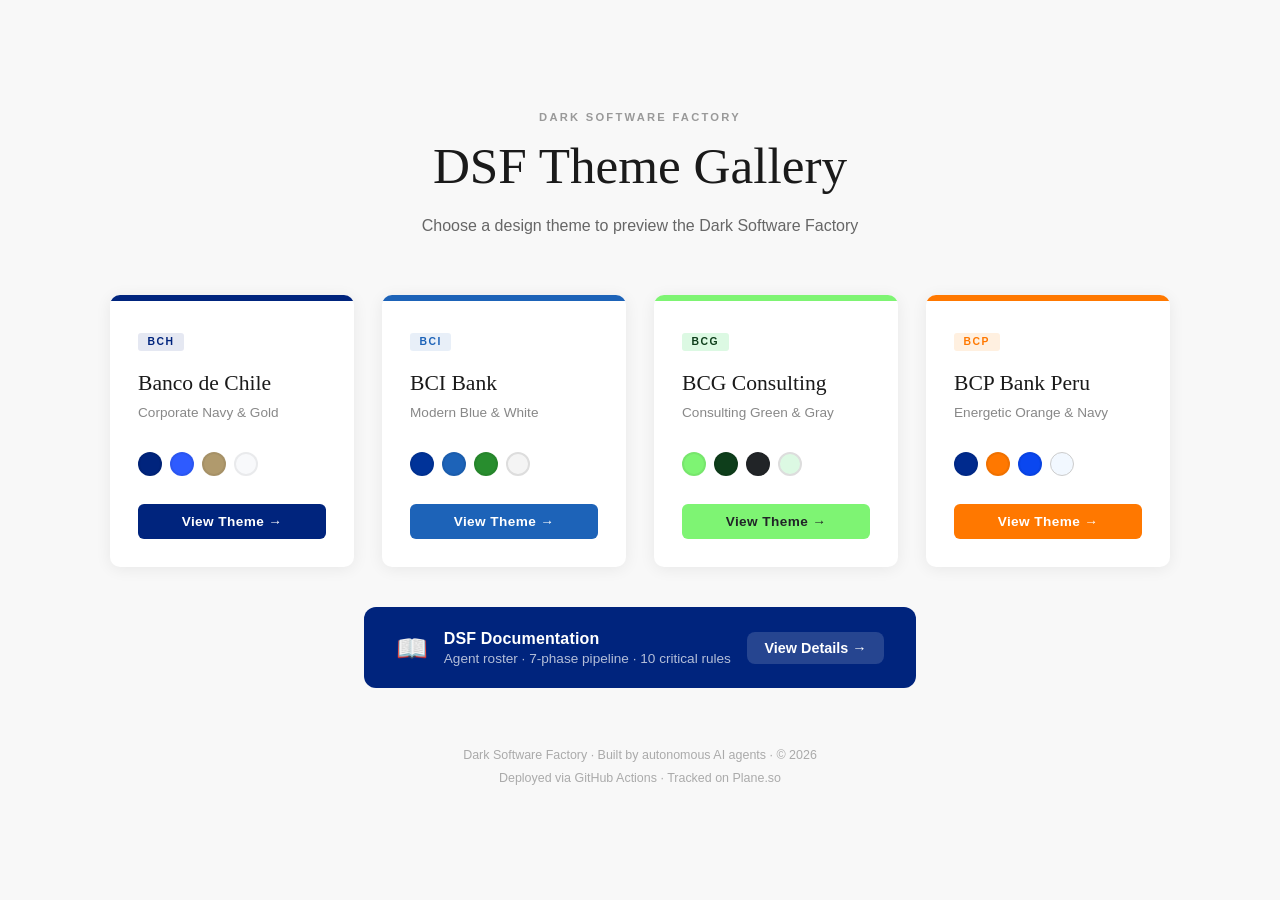
<file: index.html>
<!DOCTYPE html>
<html lang="en">
<head>
    <meta charset="UTF-8">
    <meta name="viewport" content="width=device-width, initial-scale=1.0">
    <title>DSF Theme Gallery</title>
    <style>
        *, *::before, *::after { margin: 0; padding: 0; box-sizing: border-box; }

        body {
            font-family: Arial, Helvetica, sans-serif;
            background: #F8F8F8;
            color: #333333;
            min-height: 100vh;
            display: flex;
            flex-direction: column;
            align-items: center;
            justify-content: center;
            padding: 3rem 1.5rem;
        }

        .gallery-header {
            text-align: center;
            margin-bottom: 3.5rem;
        }

        .gallery-eyebrow {
            font-size: 0.7rem;
            font-weight: 700;
            letter-spacing: 0.2em;
            text-transform: uppercase;
            color: #999999;
            margin-bottom: 0.8rem;
        }

        .gallery-title {
            font-family: Georgia, 'Times New Roman', serif;
            font-size: clamp(2rem, 5vw, 3.2rem);
            font-weight: 400;
            color: #1A1A1A;
            margin-bottom: 1rem;
            line-height: 1.2;
        }

        .gallery-subtitle {
            font-size: 1rem;
            color: #666666;
            max-width: 460px;
            line-height: 1.65;
            margin: 0 auto;
        }

        /* ── Cards Grid ─────────────────────────────────── */
        .cards-grid {
            display: grid;
            grid-template-columns: repeat(auto-fit, minmax(220px, 1fr));
            gap: 1.75rem;
            max-width: 1060px;
            width: 100%;
        }

        .theme-card {
            background: #FFFFFF;
            border-radius: 10px;
            overflow: hidden;
            box-shadow: 0 2px 16px rgba(0,0,0,0.07);
            display: flex;
            flex-direction: column;
            transition: transform 0.2s, box-shadow 0.2s;
        }

        .theme-card:hover {
            transform: translateY(-4px);
            box-shadow: 0 8px 32px rgba(0,0,0,0.12);
        }

        /* Colored top strip */
        .card-strip {
            height: 6px;
            width: 100%;
        }

        .card-body {
            padding: 2rem 1.75rem 1.75rem;
            display: flex;
            flex-direction: column;
            flex: 1;
        }

        .card-badge {
            display: inline-block;
            font-size: 0.65rem;
            font-weight: 700;
            letter-spacing: 0.14em;
            text-transform: uppercase;
            padding: 0.2rem 0.6rem;
            border-radius: 3px;
            margin-bottom: 1.2rem;
            align-self: flex-start;
        }

        .card-title {
            font-family: Georgia, 'Times New Roman', serif;
            font-size: 1.35rem;
            font-weight: 400;
            color: #1A1A1A;
            margin-bottom: 0.4rem;
            line-height: 1.25;
        }

        .card-subtitle {
            font-size: 0.85rem;
            color: #888888;
            margin-bottom: 1.75rem;
            line-height: 1.5;
        }

        .card-swatch {
            display: flex;
            gap: 0.5rem;
            margin-bottom: 1.75rem;
        }

        .swatch {
            width: 24px;
            height: 24px;
            border-radius: 50%;
            border: 2px solid rgba(0,0,0,0.06);
        }

        .card-btn {
            display: inline-block;
            text-decoration: none;
            font-size: 0.85rem;
            font-weight: 700;
            letter-spacing: 0.03em;
            padding: 0.65rem 1.35rem;
            border-radius: 6px;
            text-align: center;
            transition: opacity 0.2s;
            margin-top: auto;
        }

        .card-btn:hover { opacity: 0.85; }

        /* ── BCH Card ──────────────────────────────────── */
        .bch .card-strip { background: #00247D; }
        .bch .card-badge { background: rgba(0,36,125,0.1); color: #00247D; }
        .bch .card-btn { background: #00247D; color: #FFFFFF; }

        /* ── BCI Card ──────────────────────────────────── */
        .bci .card-strip { background: #1D63B8; }
        .bci .card-badge { background: rgba(29,99,184,0.1); color: #1D63B8; }
        .bci .card-btn { background: #1D63B8; color: #FFFFFF; }

        /* ── BCG Card ──────────────────────────────────── */
        .bcg .card-strip { background: #7EF473; }
        .bcg .card-badge { background: #DCF9E3; color: #0E3E1B; }
        .bcg .card-btn { background: #7EF473; color: #212427; }

        /* ── BCP Card ──────────────────────────────────── */
        .bcp .card-strip { background: #FF7800; }
        .bcp .card-badge { background: #FFF0E0; color: #FF7800; }
        .bcp .card-btn { background: #FF7800; color: #FFFFFF; }

        /* ── Footer ────────────────────────────────────── */
        .gallery-footer {
            margin-top: 3.5rem;
            text-align: center;
            font-size: 0.78rem;
            color: #AAAAAA;
            line-height: 1.8;
        }

        /* ── Responsive ─────────────────────────────────── */
        @media (max-width: 720px) {
            .cards-grid {
                grid-template-columns: 1fr;
                max-width: 420px;
            }
        }

        @media (min-width: 721px) and (max-width: 1000px) {
            .cards-grid {
                grid-template-columns: repeat(2, 1fr);
            }
        }
    </style>
</head>
<body>

    <header class="gallery-header">
        <div class="gallery-eyebrow">Dark Software Factory</div>
        <h1 class="gallery-title">DSF Theme Gallery</h1>
        <p class="gallery-subtitle">Choose a design theme to preview the Dark Software Factory</p>
    </header>

    <div class="cards-grid">

        <!-- BCH Card -->
        <div class="theme-card bch">
            <div class="card-strip"></div>
            <div class="card-body">
                <span class="card-badge">BCH</span>
                <div class="card-title">Banco de Chile</div>
                <div class="card-subtitle">Corporate Navy &amp; Gold</div>
                <div class="card-swatch">
                    <div class="swatch" style="background:#00247D;" title="#00247D Navy"></div>
                    <div class="swatch" style="background:#2E5BFF;" title="#2E5BFF Royal Blue"></div>
                    <div class="swatch" style="background:#B09A6D;" title="#B09A6D Gold"></div>
                    <div class="swatch" style="background:#F8F9FB;" title="#F8F9FB Off-white" style="border-color:#ddd;"></div>
                </div>
                <a href="bch/" class="card-btn">View Theme →</a>
            </div>
        </div>

        <!-- BCI Card -->
        <div class="theme-card bci">
            <div class="card-strip"></div>
            <div class="card-body">
                <span class="card-badge">BCI</span>
                <div class="card-title">BCI Bank</div>
                <div class="card-subtitle">Modern Blue &amp; White</div>
                <div class="card-swatch">
                    <div class="swatch" style="background:#003399;" title="#003399 Navy"></div>
                    <div class="swatch" style="background:#1D63B8;" title="#1D63B8 Primary Blue"></div>
                    <div class="swatch" style="background:#288D2E;" title="#288D2E Accent Green"></div>
                    <div class="swatch" style="background:#F4F4F4;border-color:#ddd;" title="#F4F4F4 Background"></div>
                </div>
                <a href="bci/" class="card-btn">View Theme →</a>
            </div>
        </div>

        <!-- BCG Card -->
        <div class="theme-card bcg">
            <div class="card-strip"></div>
            <div class="card-body">
                <span class="card-badge">BCG</span>
                <div class="card-title">BCG Consulting</div>
                <div class="card-subtitle">Consulting Green &amp; Gray</div>
                <div class="card-swatch">
                    <div class="swatch" style="background:#7EF473;" title="#7EF473 Primary Green"></div>
                    <div class="swatch" style="background:#0E3E1B;" title="#0E3E1B Forest Green"></div>
                    <div class="swatch" style="background:#212427;" title="#212427 Near-Black"></div>
                    <div class="swatch" style="background:#DCF9E3;border-color:#ddd;" title="#DCF9E3 Mint"></div>
                </div>
                <a href="bcg/" class="card-btn">View Theme →</a>
            </div>
        </div>

        <!-- BCP Card -->
        <div class="theme-card bcp">
            <div class="card-strip" style="background:#FF7800"></div>
            <div class="card-body">
                <span class="card-badge" style="background:#FFF0E0;color:#FF7800">BCP</span>
                <div class="card-title">BCP Bank Peru</div>
                <div class="card-subtitle">Energetic Orange &amp; Navy</div>
                <div class="card-swatch">
                    <div class="swatch" style="background:#002A8D;" title="#002A8D Navy"></div>
                    <div class="swatch" style="background:#FF7800;" title="#FF7800 Orange"></div>
                    <div class="swatch" style="background:#0A47F0;" title="#0A47F0 Accent Blue"></div>
                    <div class="swatch" style="background:#F2F8FF;border:1px solid #ccc;" title="#F2F8FF Light BG"></div>
                </div>
                <a href="bcp/" class="card-btn" style="background:#FF7800;color:#fff">View Theme →</a>
            </div>
        </div>

    </div>

    <!-- DSF Details Banner -->
    <div style="max-width:1060px;margin:2.5rem auto 0;padding:0 1.5rem;">
        <a href="details/" style="display:flex;align-items:center;justify-content:space-between;background:#00247D;color:#fff;text-decoration:none;border-radius:12px;padding:1.4rem 2rem;gap:1rem;flex-wrap:wrap;transition:opacity 0.2s;" onmouseover="this.style.opacity='.88'" onmouseout="this.style.opacity='1'">
            <div style="display:flex;align-items:center;gap:1rem;">
                <span style="font-size:1.6rem;">📖</span>
                <div>
                    <div style="font-weight:700;font-size:1rem;letter-spacing:0.01em;">DSF Documentation</div>
                    <div style="font-size:0.85rem;opacity:0.7;margin-top:0.2rem;">Agent roster · 7-phase pipeline · 10 critical rules</div>
                </div>
            </div>
            <span style="font-weight:600;font-size:0.9rem;background:rgba(255,255,255,0.15);padding:0.5rem 1.1rem;border-radius:8px;white-space:nowrap;">View Details →</span>
        </a>
    </div>

    <footer class="gallery-footer">
        <p>Dark Software Factory · Built by autonomous AI agents · © 2026</p>
        <p>Deployed via GitHub Actions · Tracked on Plane.so</p>
    </footer>

</body>
</html>
</file>
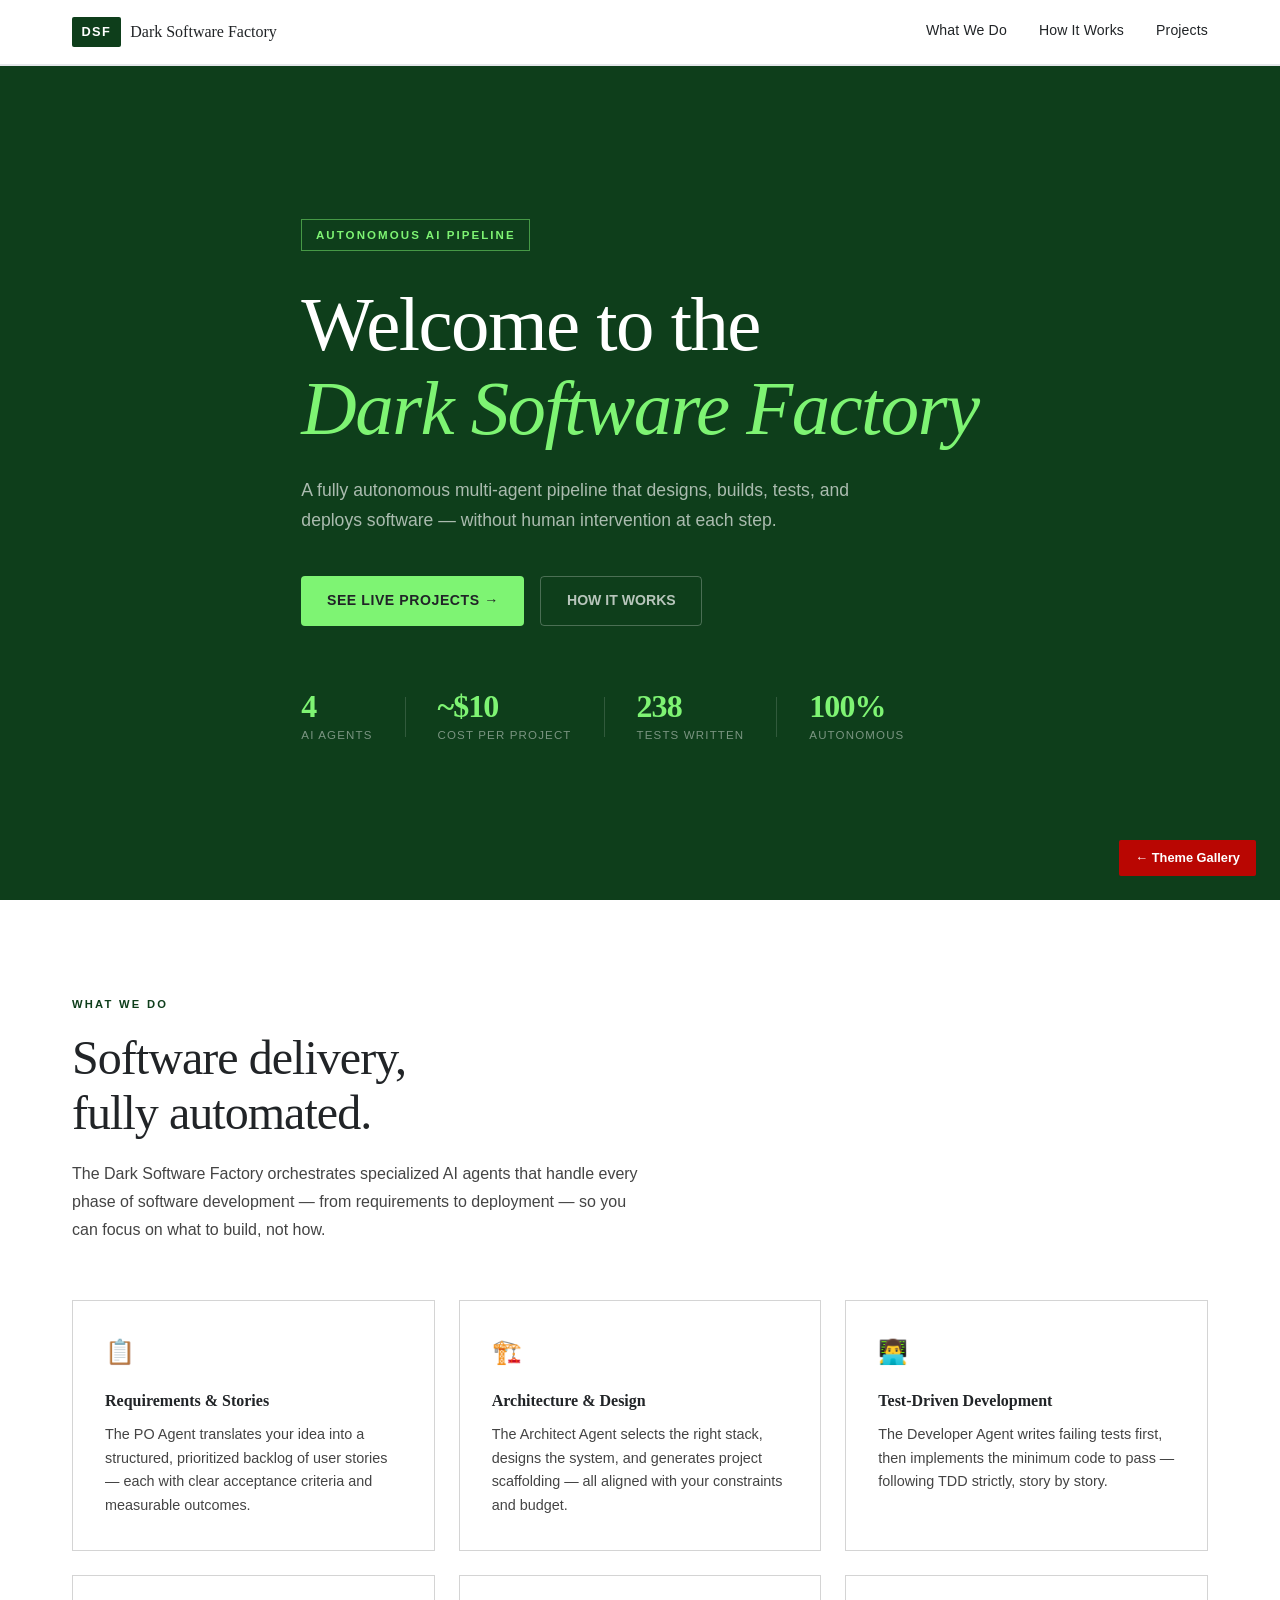
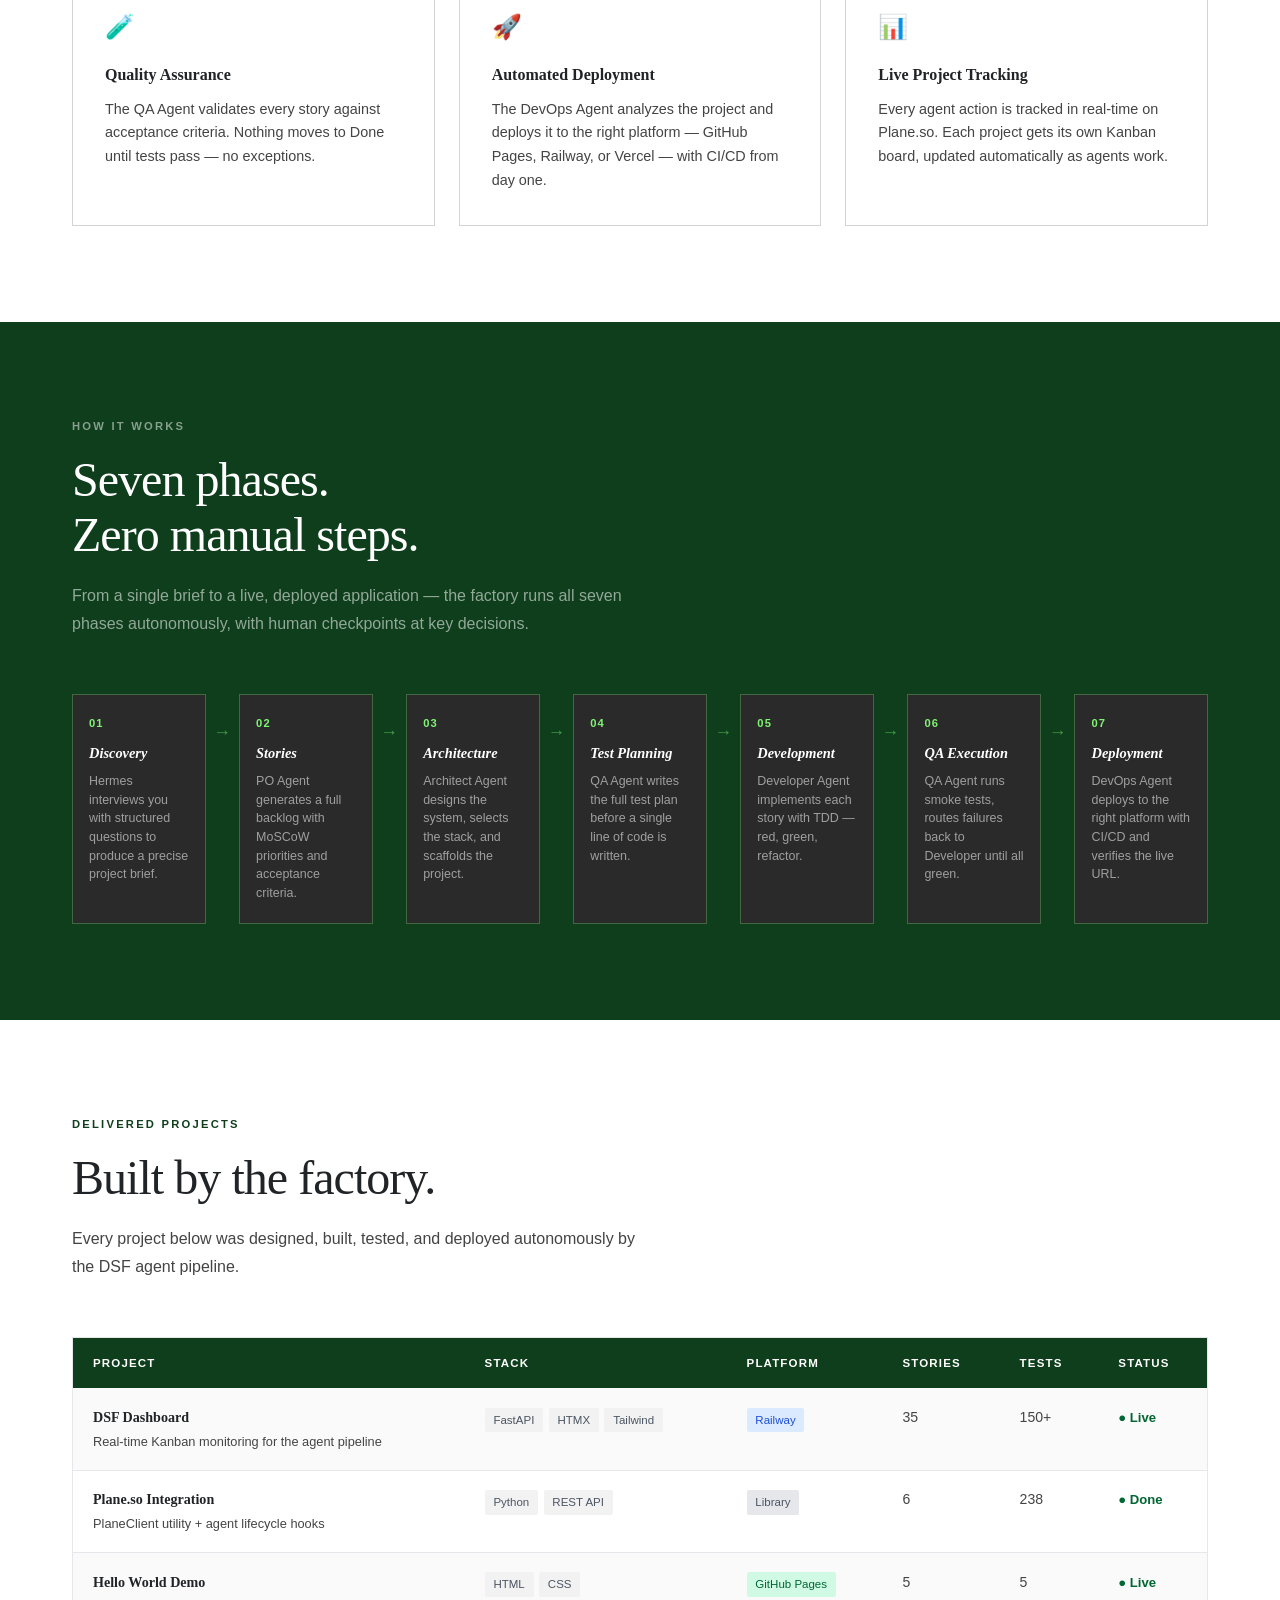
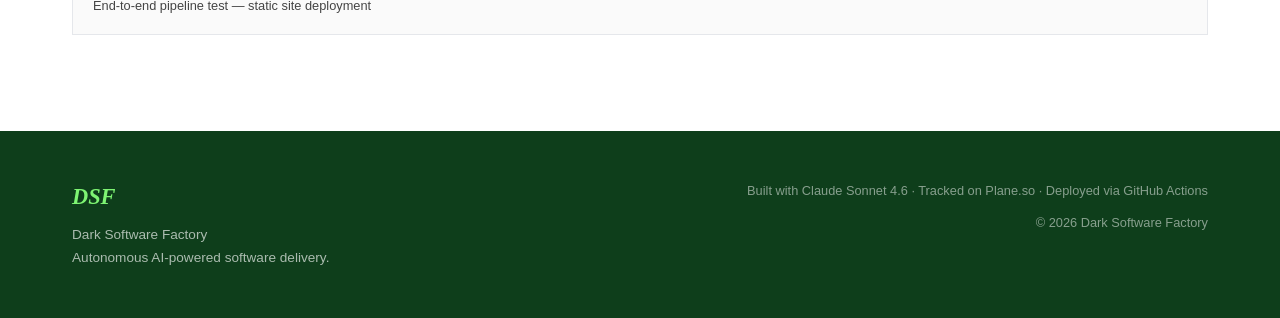
<file: bcg/index.html>
<!DOCTYPE html>
<html lang="en">
<head>
    <meta charset="UTF-8">
    <meta name="viewport" content="width=device-width, initial-scale=1.0">
    <title>Dark Software Factory — BCG Theme</title>
    <link rel="stylesheet" href="styles.css">
    <style>
        .theme-back {
            position: fixed;
            bottom: 1.5rem;
            right: 1.5rem;
            background: rgba(204,0,0,0.9);
            color: #fff;
            font-family: Arial, sans-serif;
            font-size: 0.8rem;
            font-weight: 700;
            padding: 0.5rem 1rem;
            border-radius: 2px;
            text-decoration: none;
            z-index: 200;
            transition: background 0.2s;
        }
        .theme-back:hover { background: #AA0000; }
    </style>
</head>
<body>

    <a href="../" class="theme-back">← Theme Gallery</a>

    <!-- NAV -->
    <nav>
        <div class="nav-inner">
            <div class="nav-logo">
                <span class="logo-mark">DSF</span>
                <span class="logo-text">Dark Software Factory</span>
            </div>
            <div class="nav-links">
                <a href="#what-we-do">What We Do</a>
                <a href="#how-it-works">How It Works</a>
                <a href="#projects">Projects</a>
            </div>
        </div>
    </nav>

    <!-- HERO -->
    <section class="hero">
        <div class="hero-inner">
            <div class="hero-tag">Autonomous AI Pipeline</div>
            <h1>Welcome to the<br><span class="accent">Dark Software Factory</span></h1>
            <p class="hero-sub">A fully autonomous multi-agent pipeline that designs, builds, tests, and deploys software — without human intervention at each step.</p>
            <div class="hero-cta">
                <a href="#projects" class="btn-primary">See Live Projects →</a>
                <a href="#how-it-works" class="btn-secondary">How It Works</a>
            </div>
            <div class="hero-stats">
                <div class="stat">
                    <div class="stat-value">4</div>
                    <div class="stat-label">AI Agents</div>
                </div>
                <div class="stat-divider"></div>
                <div class="stat">
                    <div class="stat-value">~$10</div>
                    <div class="stat-label">Cost per Project</div>
                </div>
                <div class="stat-divider"></div>
                <div class="stat">
                    <div class="stat-value">238</div>
                    <div class="stat-label">Tests Written</div>
                </div>
                <div class="stat-divider"></div>
                <div class="stat">
                    <div class="stat-value">100%</div>
                    <div class="stat-label">Autonomous</div>
                </div>
            </div>
        </div>
    </section>

    <!-- WHAT WE DO -->
    <section class="section" id="what-we-do">
        <div class="section-inner">
            <div class="section-label">WHAT WE DO</div>
            <h2>Software delivery,<br>fully automated.</h2>
            <p class="section-desc">The Dark Software Factory orchestrates specialized AI agents that handle every phase of software development — from requirements to deployment — so you can focus on what to build, not how.</p>
            <div class="cards">
                <div class="card">
                    <div class="card-icon">📋</div>
                    <h3>Requirements & Stories</h3>
                    <p>The PO Agent translates your idea into a structured, prioritized backlog of user stories — each with clear acceptance criteria and measurable outcomes.</p>
                </div>
                <div class="card">
                    <div class="card-icon">🏗️</div>
                    <h3>Architecture & Design</h3>
                    <p>The Architect Agent selects the right stack, designs the system, and generates project scaffolding — all aligned with your constraints and budget.</p>
                </div>
                <div class="card">
                    <div class="card-icon">👨‍💻</div>
                    <h3>Test-Driven Development</h3>
                    <p>The Developer Agent writes failing tests first, then implements the minimum code to pass — following TDD strictly, story by story.</p>
                </div>
                <div class="card">
                    <div class="card-icon">🧪</div>
                    <h3>Quality Assurance</h3>
                    <p>The QA Agent validates every story against acceptance criteria. Nothing moves to Done until tests pass — no exceptions.</p>
                </div>
                <div class="card">
                    <div class="card-icon">🚀</div>
                    <h3>Automated Deployment</h3>
                    <p>The DevOps Agent analyzes the project and deploys it to the right platform — GitHub Pages, Railway, or Vercel — with CI/CD from day one.</p>
                </div>
                <div class="card">
                    <div class="card-icon">📊</div>
                    <h3>Live Project Tracking</h3>
                    <p>Every agent action is tracked in real-time on Plane.so. Each project gets its own Kanban board, updated automatically as agents work.</p>
                </div>
            </div>
        </div>
    </section>

    <!-- HOW IT WORKS -->
    <section class="section section-dark" id="how-it-works">
        <div class="section-inner">
            <div class="section-label">HOW IT WORKS</div>
            <h2>Seven phases.<br>Zero manual steps.</h2>
            <p class="section-desc">From a single brief to a live, deployed application — the factory runs all seven phases autonomously, with human checkpoints at key decisions.</p>
            <div class="pipeline">
                <div class="phase">
                    <div class="phase-num">01</div>
                    <div class="phase-content">
                        <h4>Discovery</h4>
                        <p>Hermes interviews you with structured questions to produce a precise project brief.</p>
                    </div>
                </div>
                <div class="phase-arrow">→</div>
                <div class="phase">
                    <div class="phase-num">02</div>
                    <div class="phase-content">
                        <h4>Stories</h4>
                        <p>PO Agent generates a full backlog with MoSCoW priorities and acceptance criteria.</p>
                    </div>
                </div>
                <div class="phase-arrow">→</div>
                <div class="phase">
                    <div class="phase-num">03</div>
                    <div class="phase-content">
                        <h4>Architecture</h4>
                        <p>Architect Agent designs the system, selects the stack, and scaffolds the project.</p>
                    </div>
                </div>
                <div class="phase-arrow">→</div>
                <div class="phase">
                    <div class="phase-num">04</div>
                    <div class="phase-content">
                        <h4>Test Planning</h4>
                        <p>QA Agent writes the full test plan before a single line of code is written.</p>
                    </div>
                </div>
                <div class="phase-arrow">→</div>
                <div class="phase">
                    <div class="phase-num">05</div>
                    <div class="phase-content">
                        <h4>Development</h4>
                        <p>Developer Agent implements each story with TDD — red, green, refactor.</p>
                    </div>
                </div>
                <div class="phase-arrow">→</div>
                <div class="phase">
                    <div class="phase-num">06</div>
                    <div class="phase-content">
                        <h4>QA Execution</h4>
                        <p>QA Agent runs smoke tests, routes failures back to Developer until all green.</p>
                    </div>
                </div>
                <div class="phase-arrow">→</div>
                <div class="phase">
                    <div class="phase-num">07</div>
                    <div class="phase-content">
                        <h4>Deployment</h4>
                        <p>DevOps Agent deploys to the right platform with CI/CD and verifies the live URL.</p>
                    </div>
                </div>
            </div>
        </div>
    </section>

    <!-- PROJECTS TABLE -->
    <section class="section" id="projects">
        <div class="section-inner">
            <div class="section-label">DELIVERED PROJECTS</div>
            <h2>Built by the factory.</h2>
            <p class="section-desc">Every project below was designed, built, tested, and deployed autonomously by the DSF agent pipeline.</p>
            <div class="table-wrap">
                <table>
                    <thead>
                        <tr>
                            <th>Project</th>
                            <th>Stack</th>
                            <th>Platform</th>
                            <th>Stories</th>
                            <th>Tests</th>
                            <th>Status</th>
                        </tr>
                    </thead>
                    <tbody>
                        <tr>
                            <td>
                                <div class="proj-name">DSF Dashboard</div>
                                <div class="proj-desc">Real-time Kanban monitoring for the agent pipeline</div>
                            </td>
                            <td><span class="tag">FastAPI</span> <span class="tag">HTMX</span> <span class="tag">Tailwind</span></td>
                            <td><span class="tag tag-blue">Railway</span></td>
                            <td>35</td>
                            <td>150+</td>
                            <td><span class="status-live">● Live</span></td>
                        </tr>
                        <tr>
                            <td>
                                <div class="proj-name">Plane.so Integration</div>
                                <div class="proj-desc">PlaneClient utility + agent lifecycle hooks</div>
                            </td>
                            <td><span class="tag">Python</span> <span class="tag">REST API</span></td>
                            <td><span class="tag tag-gray">Library</span></td>
                            <td>6</td>
                            <td>238</td>
                            <td><span class="status-live">● Done</span></td>
                        </tr>
                        <tr>
                            <td>
                                <div class="proj-name">Hello World Demo</div>
                                <div class="proj-desc">End-to-end pipeline test — static site deployment</div>
                            </td>
                            <td><span class="tag">HTML</span> <span class="tag">CSS</span></td>
                            <td><span class="tag tag-green">GitHub Pages</span></td>
                            <td>5</td>
                            <td>5</td>
                            <td><span class="status-live">● Live</span></td>
                        </tr>
                    </tbody>
                </table>
            </div>
        </div>
    </section>

    <!-- FOOTER -->
    <footer>
        <div class="footer-inner">
            <div class="footer-left">
                <div class="footer-logo">DSF</div>
                <p>Dark Software Factory<br>Autonomous AI-powered software delivery.</p>
            </div>
            <div class="footer-right">
                <p>Built with Claude Sonnet 4.6 · Tracked on Plane.so · Deployed via GitHub Actions</p>
                <p class="footer-copy">© 2026 Dark Software Factory</p>
            </div>
        </div>
    </footer>

</body>
</html>
</file>
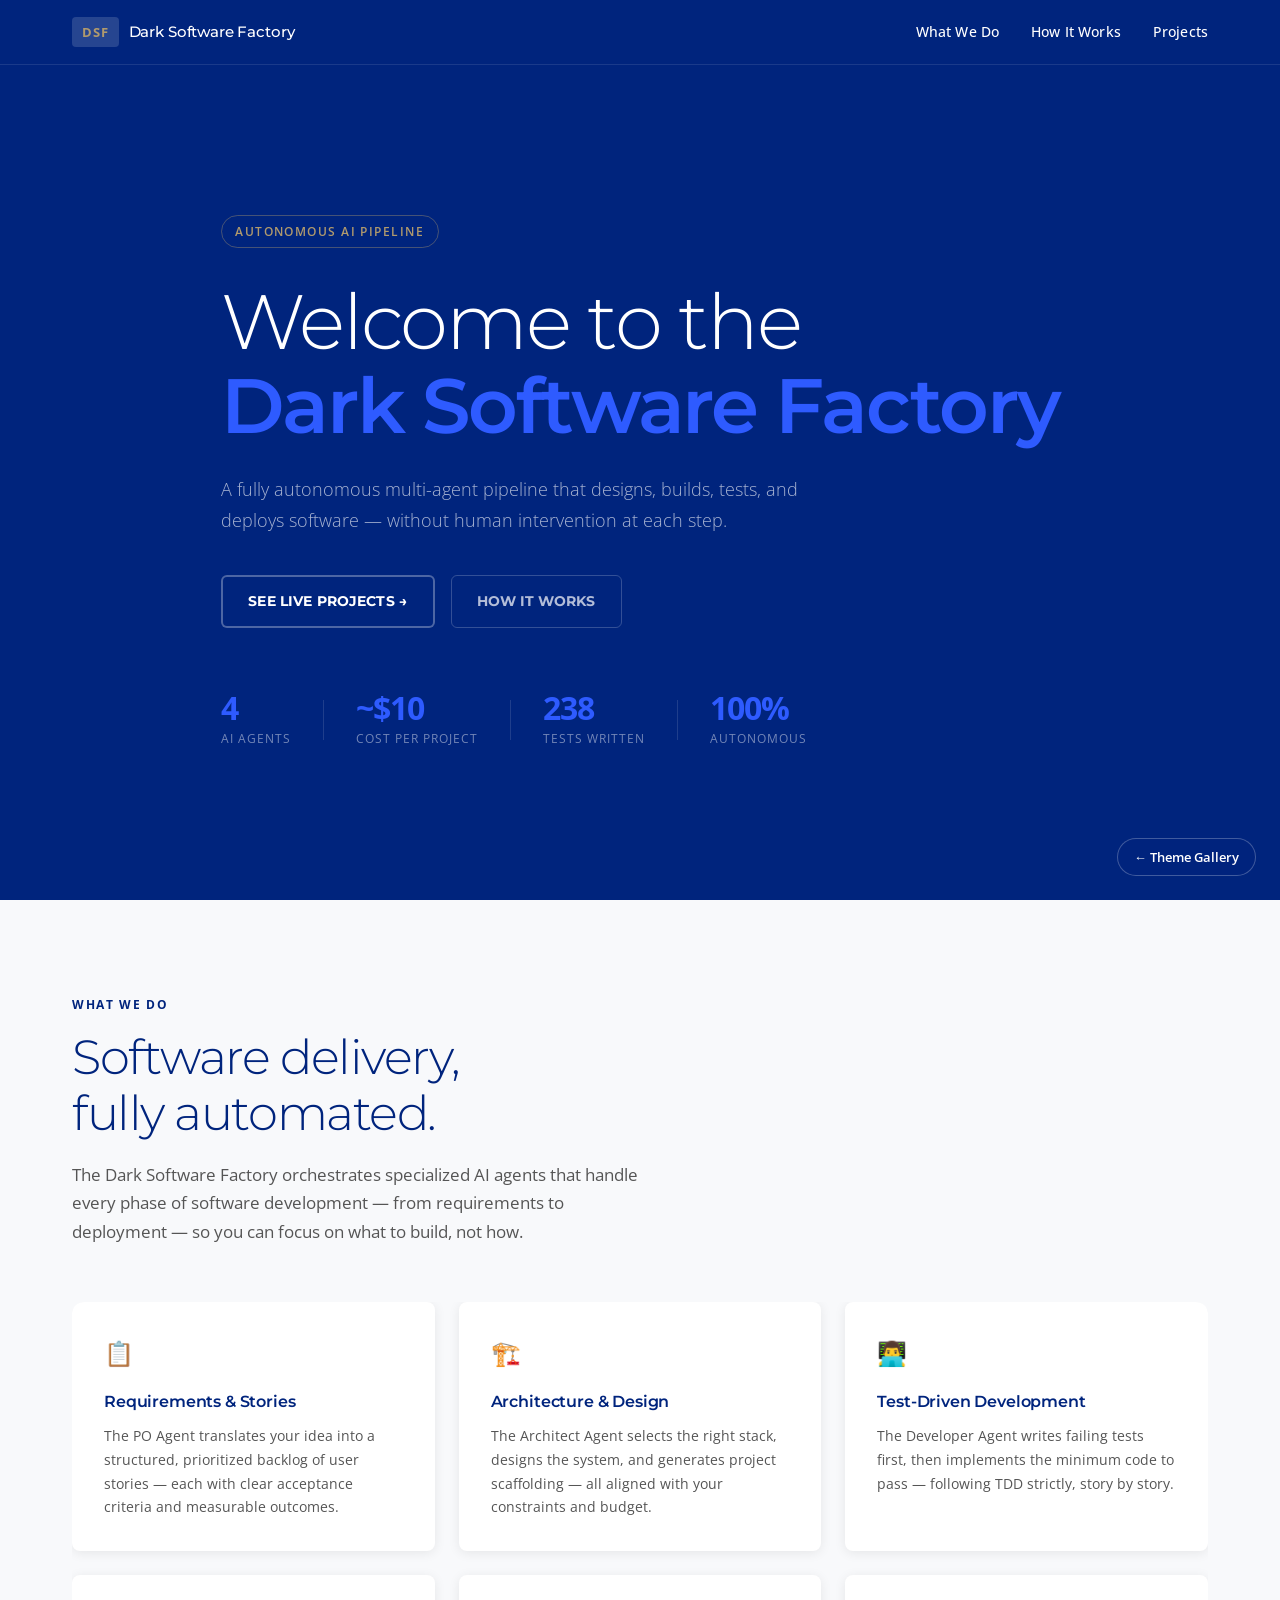
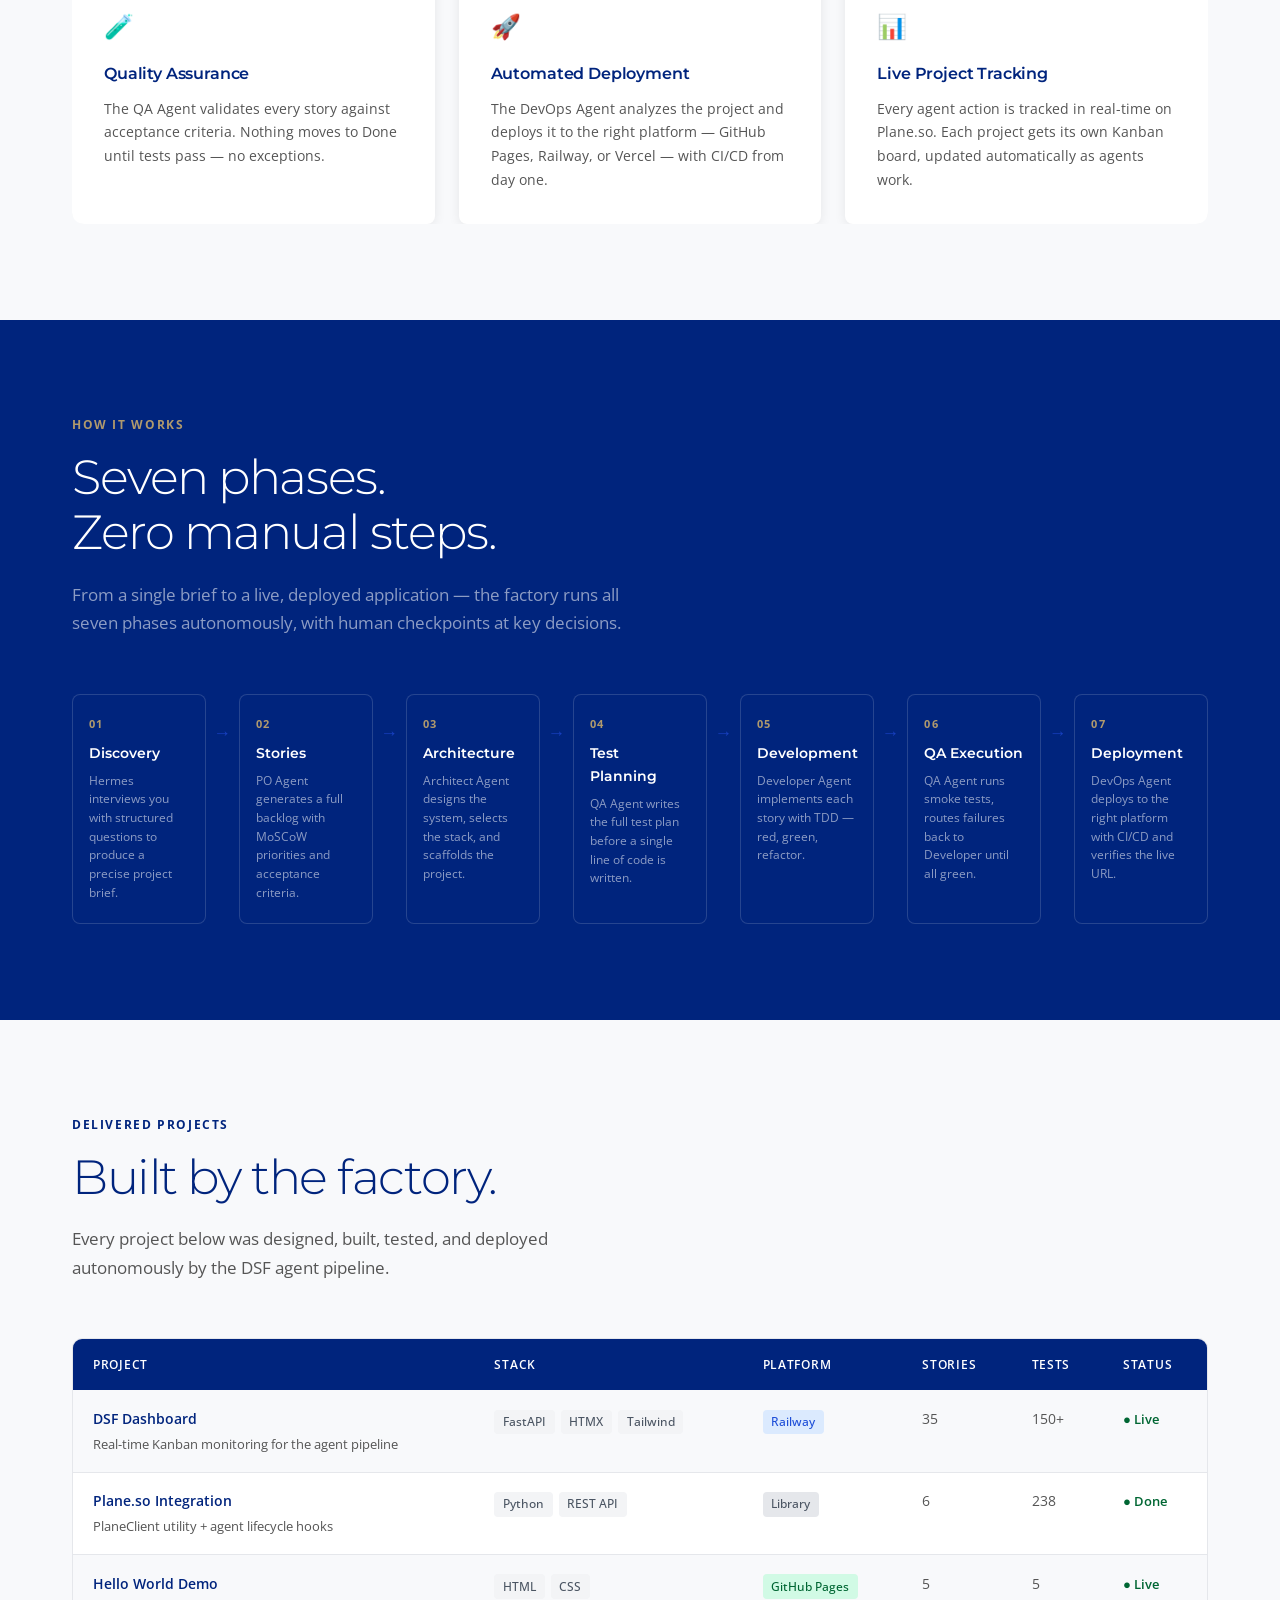
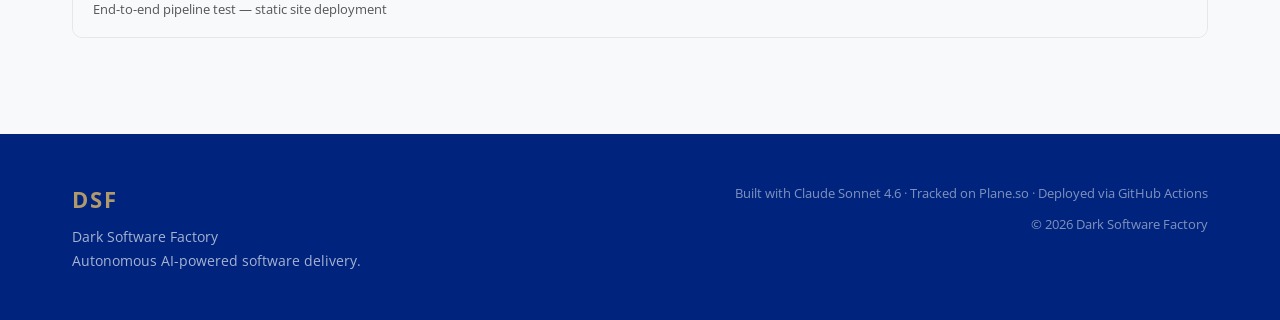
<file: bch/index.html>
<!DOCTYPE html>
<html lang="en">
<head>
    <meta charset="UTF-8">
    <meta name="viewport" content="width=device-width, initial-scale=1.0">
    <title>Dark Software Factory — BCH Theme</title>
    <link rel="preconnect" href="https://fonts.googleapis.com">
    <link rel="preconnect" href="https://fonts.gstatic.com" crossorigin>
    <link href="https://fonts.googleapis.com/css2?family=Inter:wght@300;400;500;600;700&display=swap" rel="stylesheet">
    <link rel="stylesheet" href="styles.css">
    <style>
        .theme-back {
            position: fixed;
            bottom: 1.5rem;
            right: 1.5rem;
            background: rgba(0,36,125,0.85);
            color: #fff;
            font-size: 0.8rem;
            font-weight: 600;
            padding: 0.5rem 1rem;
            border-radius: 999px;
            text-decoration: none;
            z-index: 200;
            border: 1px solid rgba(255,255,255,0.25);
            transition: background 0.2s;
        }
        .theme-back:hover { background: rgba(0,36,125,1); }
    </style>
</head>
<body>

    <a href="../" class="theme-back">← Theme Gallery</a>

    <!-- NAV -->
    <nav>
        <div class="nav-inner">
            <div class="nav-logo">
                <span class="logo-mark">DSF</span>
                <span class="logo-text">Dark Software Factory</span>
            </div>
            <div class="nav-links">
                <a href="#what-we-do">What We Do</a>
                <a href="#how-it-works">How It Works</a>
                <a href="#projects">Projects</a>
            </div>
        </div>
    </nav>

    <!-- HERO -->
    <section class="hero">
        <div class="hero-inner">
            <div class="hero-tag">Autonomous AI Pipeline</div>
            <h1>Welcome to the<br><span class="accent">Dark Software Factory</span></h1>
            <p class="hero-sub">A fully autonomous multi-agent pipeline that designs, builds, tests, and deploys software — without human intervention at each step.</p>
            <div class="hero-cta">
                <a href="#projects" class="btn-primary">See Live Projects →</a>
                <a href="#how-it-works" class="btn-secondary">How It Works</a>
            </div>
            <div class="hero-stats">
                <div class="stat">
                    <div class="stat-value">4</div>
                    <div class="stat-label">AI Agents</div>
                </div>
                <div class="stat-divider"></div>
                <div class="stat">
                    <div class="stat-value">~$10</div>
                    <div class="stat-label">Cost per Project</div>
                </div>
                <div class="stat-divider"></div>
                <div class="stat">
                    <div class="stat-value">238</div>
                    <div class="stat-label">Tests Written</div>
                </div>
                <div class="stat-divider"></div>
                <div class="stat">
                    <div class="stat-value">100%</div>
                    <div class="stat-label">Autonomous</div>
                </div>
            </div>
        </div>
    </section>

    <!-- WHAT WE DO -->
    <section class="section" id="what-we-do">
        <div class="section-inner">
            <div class="section-label">WHAT WE DO</div>
            <h2>Software delivery,<br>fully automated.</h2>
            <p class="section-desc">The Dark Software Factory orchestrates specialized AI agents that handle every phase of software development — from requirements to deployment — so you can focus on what to build, not how.</p>
            <div class="cards">
                <div class="card">
                    <div class="card-icon">📋</div>
                    <h3>Requirements & Stories</h3>
                    <p>The PO Agent translates your idea into a structured, prioritized backlog of user stories — each with clear acceptance criteria and measurable outcomes.</p>
                </div>
                <div class="card">
                    <div class="card-icon">🏗️</div>
                    <h3>Architecture & Design</h3>
                    <p>The Architect Agent selects the right stack, designs the system, and generates project scaffolding — all aligned with your constraints and budget.</p>
                </div>
                <div class="card">
                    <div class="card-icon">👨‍💻</div>
                    <h3>Test-Driven Development</h3>
                    <p>The Developer Agent writes failing tests first, then implements the minimum code to pass — following TDD strictly, story by story.</p>
                </div>
                <div class="card">
                    <div class="card-icon">🧪</div>
                    <h3>Quality Assurance</h3>
                    <p>The QA Agent validates every story against acceptance criteria. Nothing moves to Done until tests pass — no exceptions.</p>
                </div>
                <div class="card">
                    <div class="card-icon">🚀</div>
                    <h3>Automated Deployment</h3>
                    <p>The DevOps Agent analyzes the project and deploys it to the right platform — GitHub Pages, Railway, or Vercel — with CI/CD from day one.</p>
                </div>
                <div class="card">
                    <div class="card-icon">📊</div>
                    <h3>Live Project Tracking</h3>
                    <p>Every agent action is tracked in real-time on Plane.so. Each project gets its own Kanban board, updated automatically as agents work.</p>
                </div>
            </div>
        </div>
    </section>

    <!-- HOW IT WORKS -->
    <section class="section section-dark" id="how-it-works">
        <div class="section-inner">
            <div class="section-label">HOW IT WORKS</div>
            <h2>Seven phases.<br>Zero manual steps.</h2>
            <p class="section-desc">From a single brief to a live, deployed application — the factory runs all seven phases autonomously, with human checkpoints at key decisions.</p>
            <div class="pipeline">
                <div class="phase">
                    <div class="phase-num">01</div>
                    <div class="phase-content">
                        <h4>Discovery</h4>
                        <p>Hermes interviews you with structured questions to produce a precise project brief.</p>
                    </div>
                </div>
                <div class="phase-arrow">→</div>
                <div class="phase">
                    <div class="phase-num">02</div>
                    <div class="phase-content">
                        <h4>Stories</h4>
                        <p>PO Agent generates a full backlog with MoSCoW priorities and acceptance criteria.</p>
                    </div>
                </div>
                <div class="phase-arrow">→</div>
                <div class="phase">
                    <div class="phase-num">03</div>
                    <div class="phase-content">
                        <h4>Architecture</h4>
                        <p>Architect Agent designs the system, selects the stack, and scaffolds the project.</p>
                    </div>
                </div>
                <div class="phase-arrow">→</div>
                <div class="phase">
                    <div class="phase-num">04</div>
                    <div class="phase-content">
                        <h4>Test Planning</h4>
                        <p>QA Agent writes the full test plan before a single line of code is written.</p>
                    </div>
                </div>
                <div class="phase-arrow">→</div>
                <div class="phase">
                    <div class="phase-num">05</div>
                    <div class="phase-content">
                        <h4>Development</h4>
                        <p>Developer Agent implements each story with TDD — red, green, refactor.</p>
                    </div>
                </div>
                <div class="phase-arrow">→</div>
                <div class="phase">
                    <div class="phase-num">06</div>
                    <div class="phase-content">
                        <h4>QA Execution</h4>
                        <p>QA Agent runs smoke tests, routes failures back to Developer until all green.</p>
                    </div>
                </div>
                <div class="phase-arrow">→</div>
                <div class="phase">
                    <div class="phase-num">07</div>
                    <div class="phase-content">
                        <h4>Deployment</h4>
                        <p>DevOps Agent deploys to the right platform with CI/CD and verifies the live URL.</p>
                    </div>
                </div>
            </div>
        </div>
    </section>

    <!-- PROJECTS TABLE -->
    <section class="section" id="projects">
        <div class="section-inner">
            <div class="section-label">DELIVERED PROJECTS</div>
            <h2>Built by the factory.</h2>
            <p class="section-desc">Every project below was designed, built, tested, and deployed autonomously by the DSF agent pipeline.</p>
            <div class="table-wrap">
                <table>
                    <thead>
                        <tr>
                            <th>Project</th>
                            <th>Stack</th>
                            <th>Platform</th>
                            <th>Stories</th>
                            <th>Tests</th>
                            <th>Status</th>
                        </tr>
                    </thead>
                    <tbody>
                        <tr>
                            <td>
                                <div class="proj-name">DSF Dashboard</div>
                                <div class="proj-desc">Real-time Kanban monitoring for the agent pipeline</div>
                            </td>
                            <td><span class="tag">FastAPI</span> <span class="tag">HTMX</span> <span class="tag">Tailwind</span></td>
                            <td><span class="tag tag-blue">Railway</span></td>
                            <td>35</td>
                            <td>150+</td>
                            <td><span class="status-live">● Live</span></td>
                        </tr>
                        <tr>
                            <td>
                                <div class="proj-name">Plane.so Integration</div>
                                <div class="proj-desc">PlaneClient utility + agent lifecycle hooks</div>
                            </td>
                            <td><span class="tag">Python</span> <span class="tag">REST API</span></td>
                            <td><span class="tag tag-gray">Library</span></td>
                            <td>6</td>
                            <td>238</td>
                            <td><span class="status-live">● Done</span></td>
                        </tr>
                        <tr>
                            <td>
                                <div class="proj-name">Hello World Demo</div>
                                <div class="proj-desc">End-to-end pipeline test — static site deployment</div>
                            </td>
                            <td><span class="tag">HTML</span> <span class="tag">CSS</span></td>
                            <td><span class="tag tag-green">GitHub Pages</span></td>
                            <td>5</td>
                            <td>5</td>
                            <td><span class="status-live">● Live</span></td>
                        </tr>
                    </tbody>
                </table>
            </div>
        </div>
    </section>

    <!-- FOOTER -->
    <footer>
        <div class="footer-inner">
            <div class="footer-left">
                <div class="footer-logo">DSF</div>
                <p>Dark Software Factory<br>Autonomous AI-powered software delivery.</p>
            </div>
            <div class="footer-right">
                <p>Built with Claude Sonnet 4.6 · Tracked on Plane.so · Deployed via GitHub Actions</p>
                <p class="footer-copy">© 2026 Dark Software Factory</p>
            </div>
        </div>
    </footer>

</body>
</html>
</file>
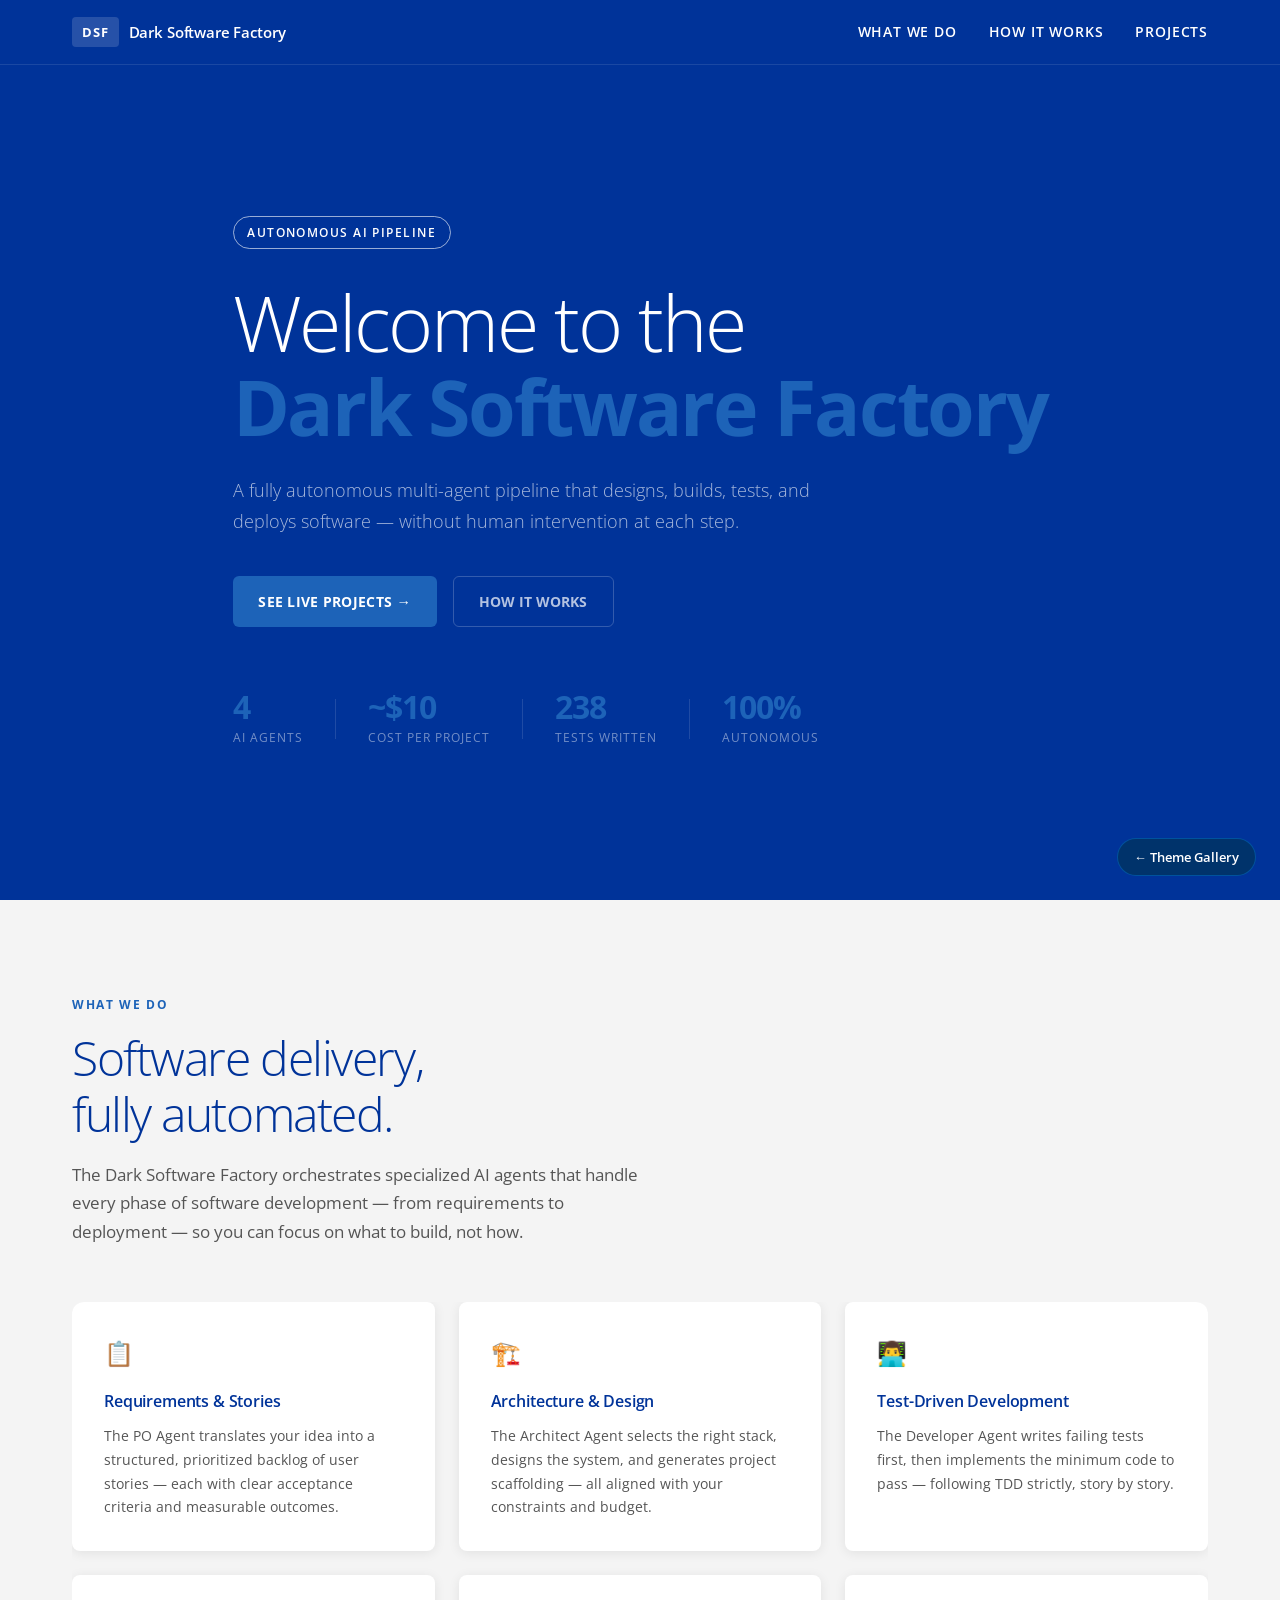
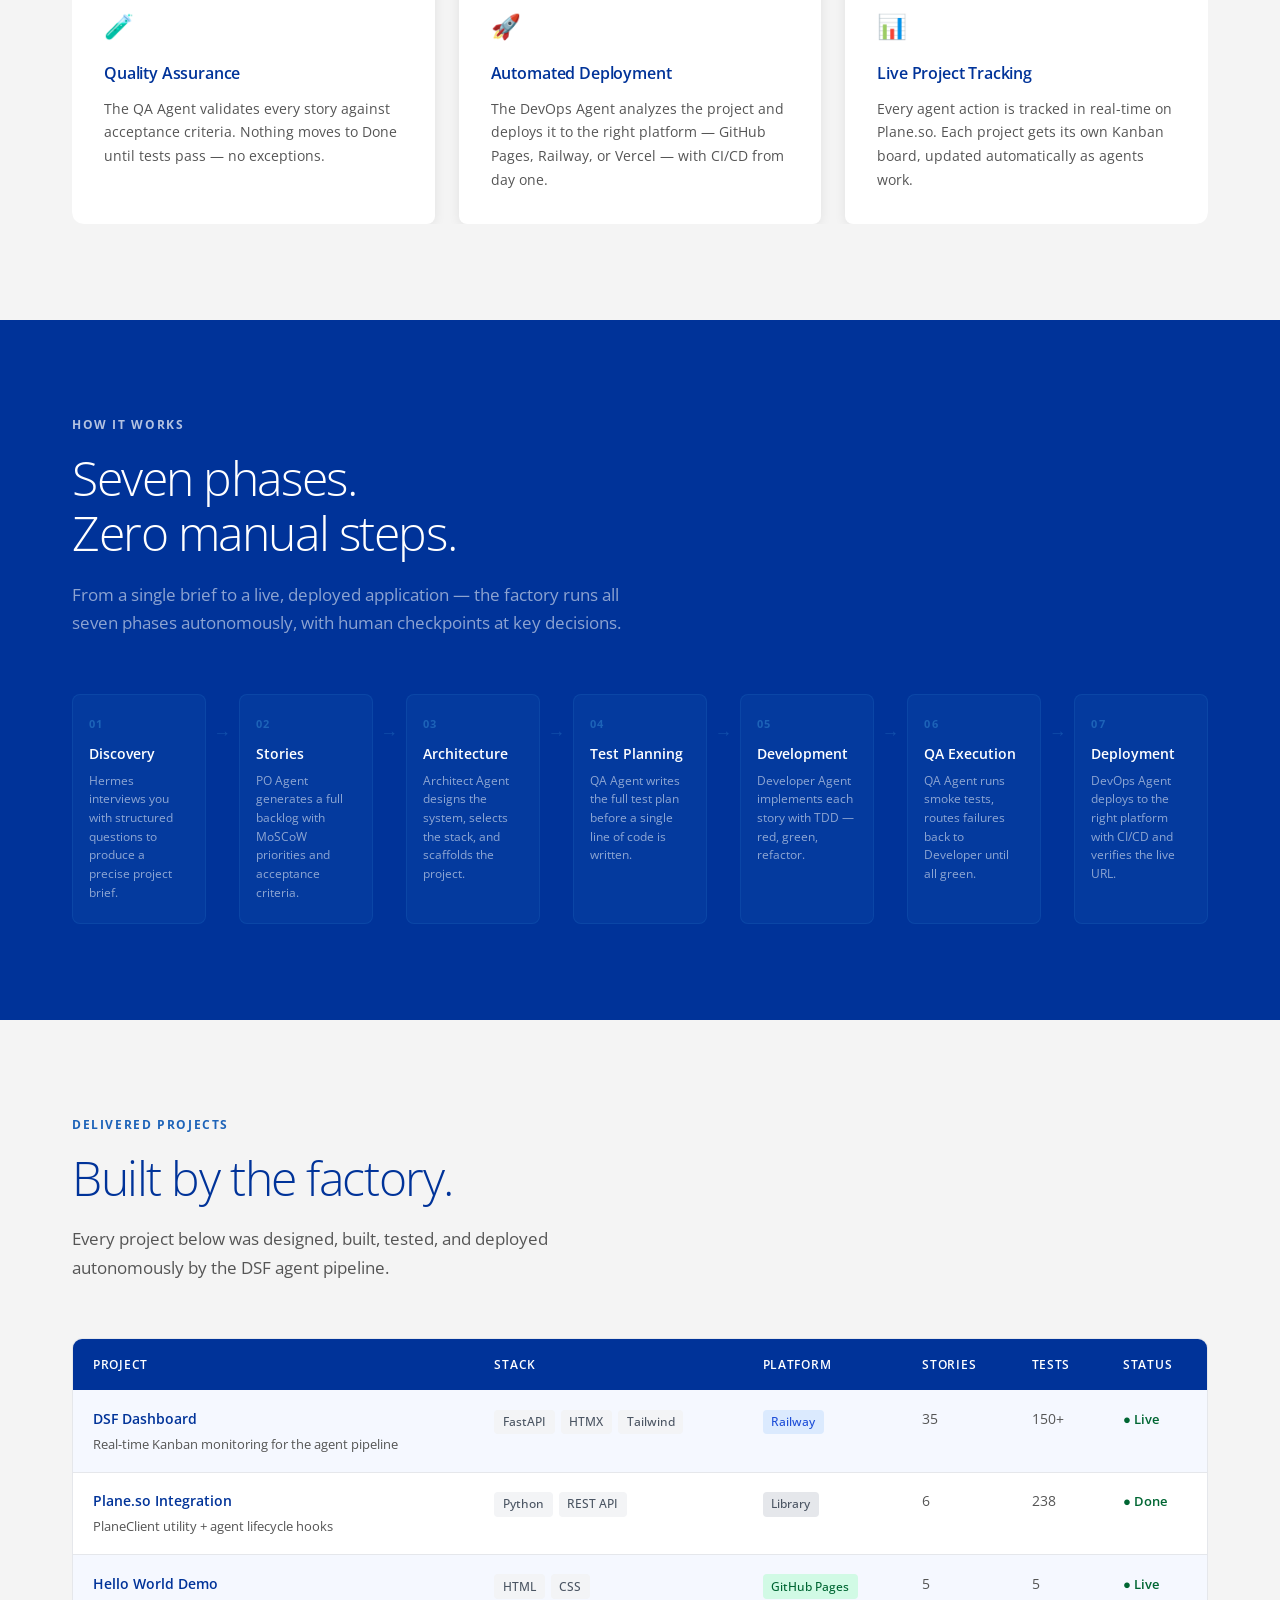
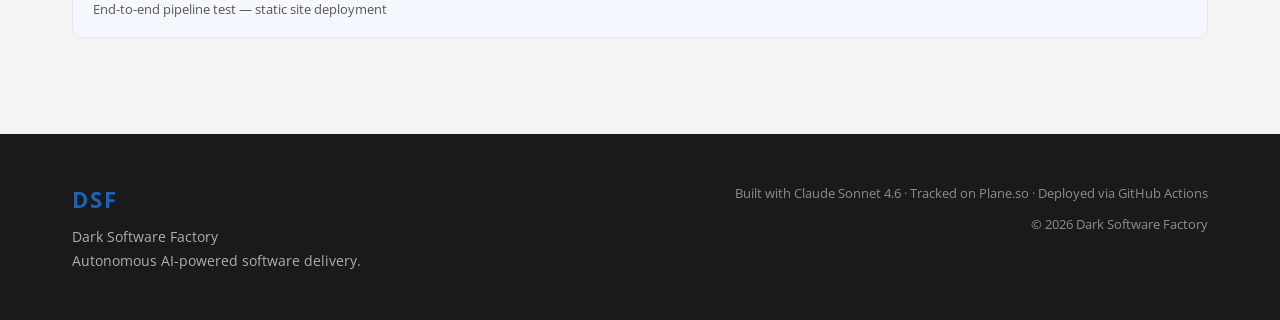
<file: bci/index.html>
<!DOCTYPE html>
<html lang="en">
<head>
    <meta charset="UTF-8">
    <meta name="viewport" content="width=device-width, initial-scale=1.0">
    <title>Dark Software Factory — BCI Theme</title>
    <link rel="preconnect" href="https://fonts.googleapis.com">
    <link rel="preconnect" href="https://fonts.gstatic.com" crossorigin>
    <link href="https://fonts.googleapis.com/css2?family=Open+Sans:wght@300;400;500;600;700&display=swap" rel="stylesheet">
    <link rel="stylesheet" href="styles.css">
    <style>
        .theme-back {
            position: fixed;
            bottom: 1.5rem;
            right: 1.5rem;
            background: rgba(0,51,102,0.9);
            color: #fff;
            font-size: 0.8rem;
            font-weight: 600;
            padding: 0.5rem 1rem;
            border-radius: 999px;
            text-decoration: none;
            z-index: 200;
            border: 1px solid rgba(0,114,206,0.5);
            transition: background 0.2s;
        }
        .theme-back:hover { background: rgba(0,114,206,1); }
    </style>
</head>
<body>

    <a href="../" class="theme-back">← Theme Gallery</a>

    <!-- NAV -->
    <nav>
        <div class="nav-inner">
            <div class="nav-logo">
                <span class="logo-mark">DSF</span>
                <span class="logo-text">Dark Software Factory</span>
            </div>
            <div class="nav-links">
                <a href="#what-we-do">What We Do</a>
                <a href="#how-it-works">How It Works</a>
                <a href="#projects">Projects</a>
            </div>
        </div>
    </nav>

    <!-- HERO -->
    <section class="hero">
        <div class="hero-inner">
            <div class="hero-tag">Autonomous AI Pipeline</div>
            <h1>Welcome to the<br><span class="accent">Dark Software Factory</span></h1>
            <p class="hero-sub">A fully autonomous multi-agent pipeline that designs, builds, tests, and deploys software — without human intervention at each step.</p>
            <div class="hero-cta">
                <a href="#projects" class="btn-primary">See Live Projects →</a>
                <a href="#how-it-works" class="btn-secondary">How It Works</a>
            </div>
            <div class="hero-stats">
                <div class="stat">
                    <div class="stat-value">4</div>
                    <div class="stat-label">AI Agents</div>
                </div>
                <div class="stat-divider"></div>
                <div class="stat">
                    <div class="stat-value">~$10</div>
                    <div class="stat-label">Cost per Project</div>
                </div>
                <div class="stat-divider"></div>
                <div class="stat">
                    <div class="stat-value">238</div>
                    <div class="stat-label">Tests Written</div>
                </div>
                <div class="stat-divider"></div>
                <div class="stat">
                    <div class="stat-value">100%</div>
                    <div class="stat-label">Autonomous</div>
                </div>
            </div>
        </div>
    </section>

    <!-- WHAT WE DO -->
    <section class="section" id="what-we-do">
        <div class="section-inner">
            <div class="section-label">WHAT WE DO</div>
            <h2>Software delivery,<br>fully automated.</h2>
            <p class="section-desc">The Dark Software Factory orchestrates specialized AI agents that handle every phase of software development — from requirements to deployment — so you can focus on what to build, not how.</p>
            <div class="cards">
                <div class="card">
                    <div class="card-icon">📋</div>
                    <h3>Requirements & Stories</h3>
                    <p>The PO Agent translates your idea into a structured, prioritized backlog of user stories — each with clear acceptance criteria and measurable outcomes.</p>
                </div>
                <div class="card">
                    <div class="card-icon">🏗️</div>
                    <h3>Architecture & Design</h3>
                    <p>The Architect Agent selects the right stack, designs the system, and generates project scaffolding — all aligned with your constraints and budget.</p>
                </div>
                <div class="card">
                    <div class="card-icon">👨‍💻</div>
                    <h3>Test-Driven Development</h3>
                    <p>The Developer Agent writes failing tests first, then implements the minimum code to pass — following TDD strictly, story by story.</p>
                </div>
                <div class="card">
                    <div class="card-icon">🧪</div>
                    <h3>Quality Assurance</h3>
                    <p>The QA Agent validates every story against acceptance criteria. Nothing moves to Done until tests pass — no exceptions.</p>
                </div>
                <div class="card">
                    <div class="card-icon">🚀</div>
                    <h3>Automated Deployment</h3>
                    <p>The DevOps Agent analyzes the project and deploys it to the right platform — GitHub Pages, Railway, or Vercel — with CI/CD from day one.</p>
                </div>
                <div class="card">
                    <div class="card-icon">📊</div>
                    <h3>Live Project Tracking</h3>
                    <p>Every agent action is tracked in real-time on Plane.so. Each project gets its own Kanban board, updated automatically as agents work.</p>
                </div>
            </div>
        </div>
    </section>

    <!-- HOW IT WORKS -->
    <section class="section section-dark" id="how-it-works">
        <div class="section-inner">
            <div class="section-label">HOW IT WORKS</div>
            <h2>Seven phases.<br>Zero manual steps.</h2>
            <p class="section-desc">From a single brief to a live, deployed application — the factory runs all seven phases autonomously, with human checkpoints at key decisions.</p>
            <div class="pipeline">
                <div class="phase">
                    <div class="phase-num">01</div>
                    <div class="phase-content">
                        <h4>Discovery</h4>
                        <p>Hermes interviews you with structured questions to produce a precise project brief.</p>
                    </div>
                </div>
                <div class="phase-arrow">→</div>
                <div class="phase">
                    <div class="phase-num">02</div>
                    <div class="phase-content">
                        <h4>Stories</h4>
                        <p>PO Agent generates a full backlog with MoSCoW priorities and acceptance criteria.</p>
                    </div>
                </div>
                <div class="phase-arrow">→</div>
                <div class="phase">
                    <div class="phase-num">03</div>
                    <div class="phase-content">
                        <h4>Architecture</h4>
                        <p>Architect Agent designs the system, selects the stack, and scaffolds the project.</p>
                    </div>
                </div>
                <div class="phase-arrow">→</div>
                <div class="phase">
                    <div class="phase-num">04</div>
                    <div class="phase-content">
                        <h4>Test Planning</h4>
                        <p>QA Agent writes the full test plan before a single line of code is written.</p>
                    </div>
                </div>
                <div class="phase-arrow">→</div>
                <div class="phase">
                    <div class="phase-num">05</div>
                    <div class="phase-content">
                        <h4>Development</h4>
                        <p>Developer Agent implements each story with TDD — red, green, refactor.</p>
                    </div>
                </div>
                <div class="phase-arrow">→</div>
                <div class="phase">
                    <div class="phase-num">06</div>
                    <div class="phase-content">
                        <h4>QA Execution</h4>
                        <p>QA Agent runs smoke tests, routes failures back to Developer until all green.</p>
                    </div>
                </div>
                <div class="phase-arrow">→</div>
                <div class="phase">
                    <div class="phase-num">07</div>
                    <div class="phase-content">
                        <h4>Deployment</h4>
                        <p>DevOps Agent deploys to the right platform with CI/CD and verifies the live URL.</p>
                    </div>
                </div>
            </div>
        </div>
    </section>

    <!-- PROJECTS TABLE -->
    <section class="section" id="projects">
        <div class="section-inner">
            <div class="section-label">DELIVERED PROJECTS</div>
            <h2>Built by the factory.</h2>
            <p class="section-desc">Every project below was designed, built, tested, and deployed autonomously by the DSF agent pipeline.</p>
            <div class="table-wrap">
                <table>
                    <thead>
                        <tr>
                            <th>Project</th>
                            <th>Stack</th>
                            <th>Platform</th>
                            <th>Stories</th>
                            <th>Tests</th>
                            <th>Status</th>
                        </tr>
                    </thead>
                    <tbody>
                        <tr>
                            <td>
                                <div class="proj-name">DSF Dashboard</div>
                                <div class="proj-desc">Real-time Kanban monitoring for the agent pipeline</div>
                            </td>
                            <td><span class="tag">FastAPI</span> <span class="tag">HTMX</span> <span class="tag">Tailwind</span></td>
                            <td><span class="tag tag-blue">Railway</span></td>
                            <td>35</td>
                            <td>150+</td>
                            <td><span class="status-live">● Live</span></td>
                        </tr>
                        <tr>
                            <td>
                                <div class="proj-name">Plane.so Integration</div>
                                <div class="proj-desc">PlaneClient utility + agent lifecycle hooks</div>
                            </td>
                            <td><span class="tag">Python</span> <span class="tag">REST API</span></td>
                            <td><span class="tag tag-gray">Library</span></td>
                            <td>6</td>
                            <td>238</td>
                            <td><span class="status-live">● Done</span></td>
                        </tr>
                        <tr>
                            <td>
                                <div class="proj-name">Hello World Demo</div>
                                <div class="proj-desc">End-to-end pipeline test — static site deployment</div>
                            </td>
                            <td><span class="tag">HTML</span> <span class="tag">CSS</span></td>
                            <td><span class="tag tag-green">GitHub Pages</span></td>
                            <td>5</td>
                            <td>5</td>
                            <td><span class="status-live">● Live</span></td>
                        </tr>
                    </tbody>
                </table>
            </div>
        </div>
    </section>

    <!-- FOOTER -->
    <footer>
        <div class="footer-inner">
            <div class="footer-left">
                <div class="footer-logo">DSF</div>
                <p>Dark Software Factory<br>Autonomous AI-powered software delivery.</p>
            </div>
            <div class="footer-right">
                <p>Built with Claude Sonnet 4.6 · Tracked on Plane.so · Deployed via GitHub Actions</p>
                <p class="footer-copy">© 2026 Dark Software Factory</p>
            </div>
        </div>
    </footer>

</body>
</html>
</file>
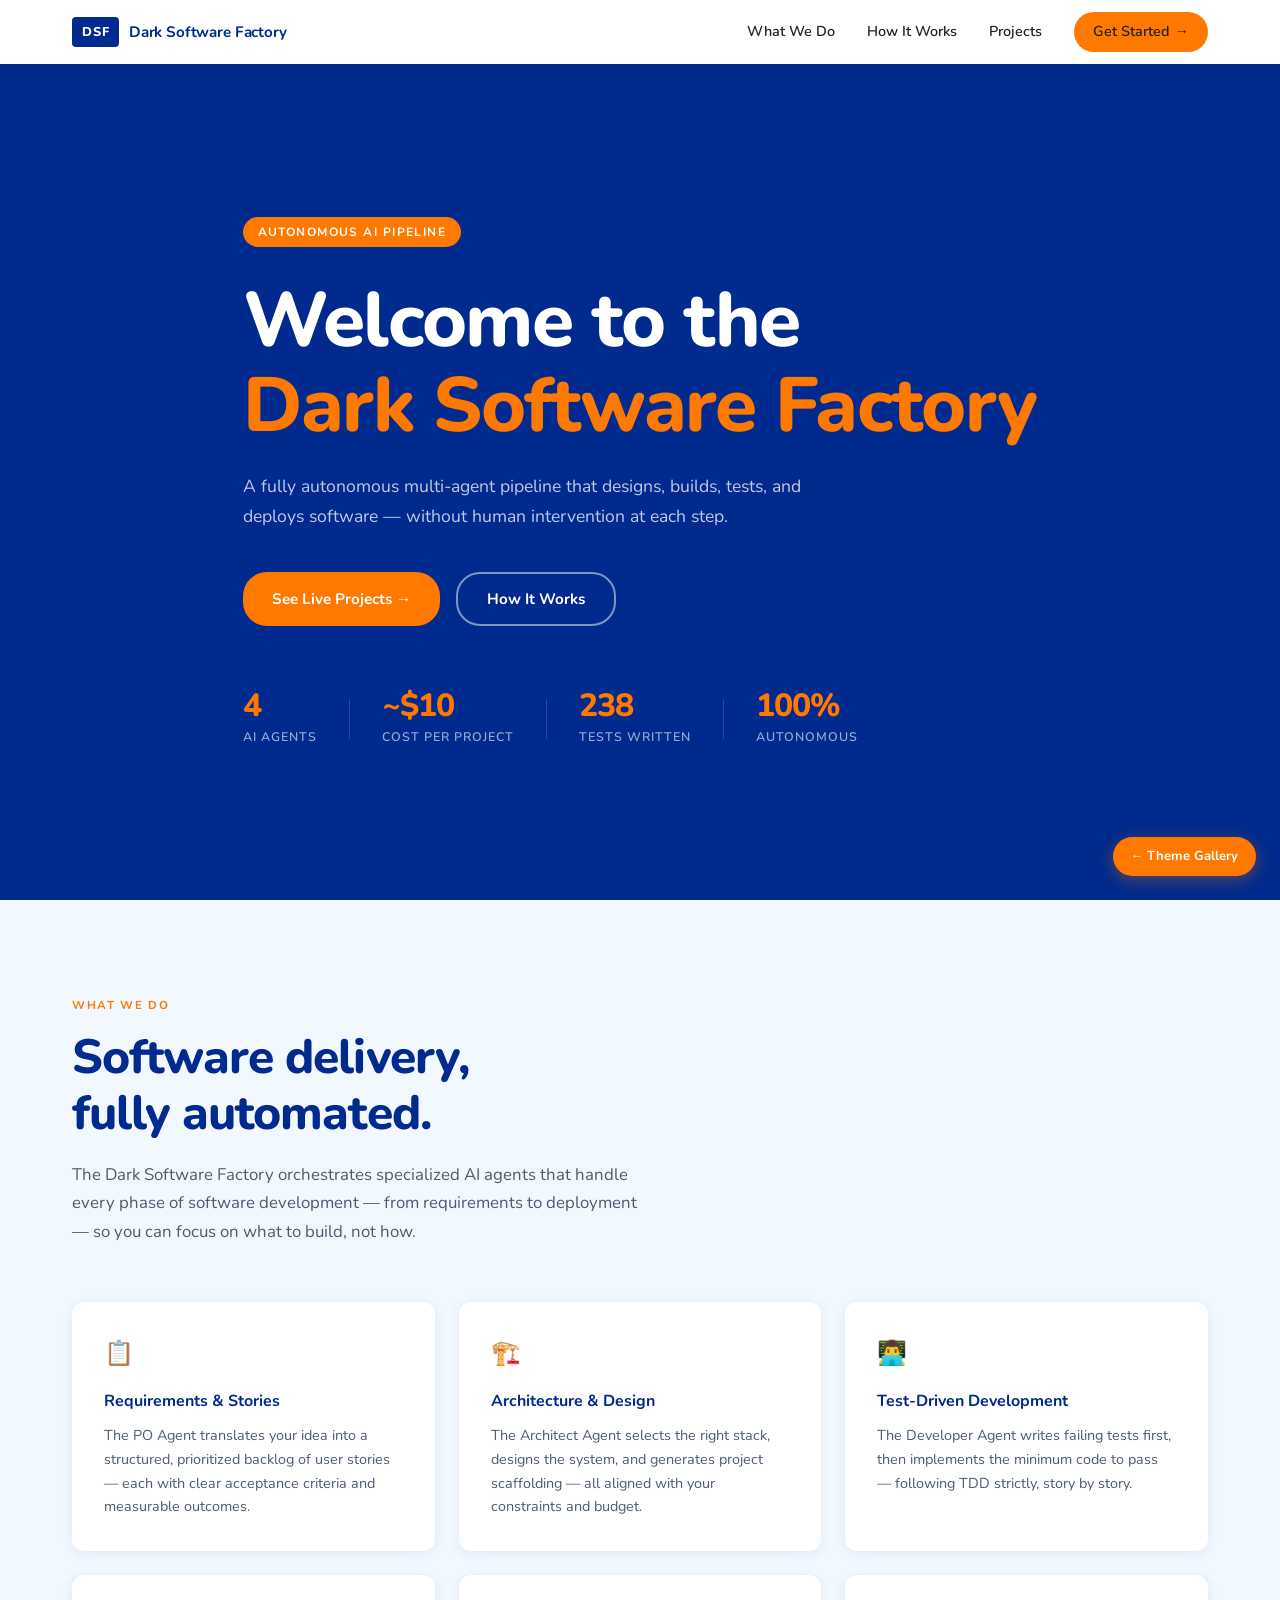
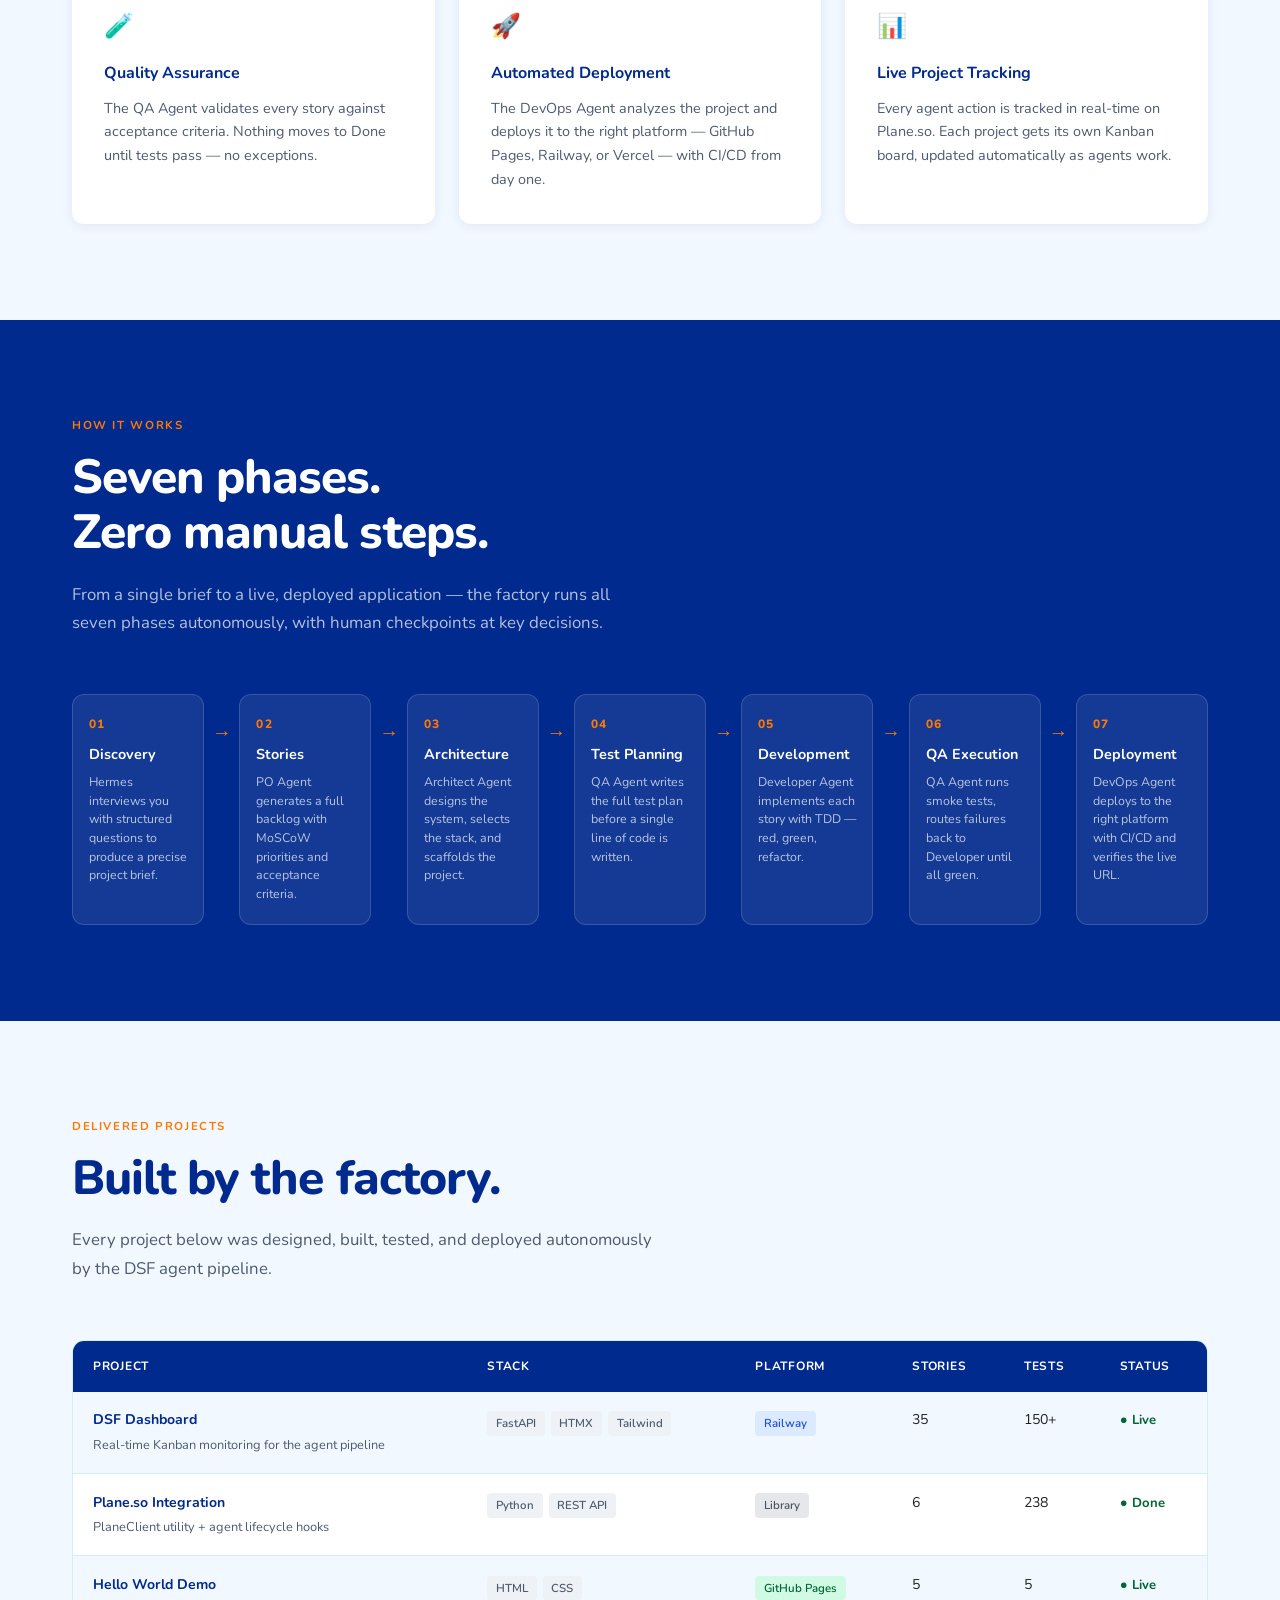
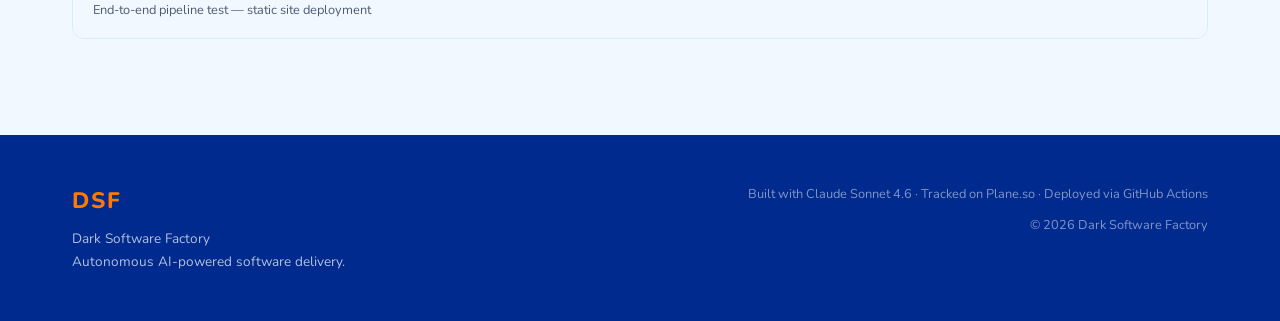
<file: bcp/index.html>
<!DOCTYPE html>
<html lang="en">
<head>
    <meta charset="UTF-8">
    <meta name="viewport" content="width=device-width, initial-scale=1.0">
    <title>Dark Software Factory — BCP Theme</title>
    <link rel="preconnect" href="https://fonts.googleapis.com">
    <link rel="preconnect" href="https://fonts.gstatic.com" crossorigin>
    <link href="https://fonts.googleapis.com/css2?family=Nunito:wght@400;600;700;800&display=swap" rel="stylesheet">
    <link rel="stylesheet" href="styles.css">
</head>
<body>

    <a href="../" class="theme-back">← Theme Gallery</a>

    <!-- NAV -->
    <nav>
        <div class="nav-inner">
            <div class="nav-logo">
                <span class="logo-mark">DSF</span>
                <span class="logo-text">Dark Software Factory</span>
            </div>
            <div class="nav-links">
                <a href="#what-we-do">What We Do</a>
                <a href="#how-it-works">How It Works</a>
                <a href="#projects">Projects</a>
                <a href="#projects" class="nav-cta">Get Started →</a>
            </div>
        </div>
    </nav>

    <!-- HERO -->
    <section class="hero">
        <div class="hero-inner">
            <div class="hero-tag">Autonomous AI Pipeline</div>
            <h1>Welcome to the<br><span class="accent">Dark Software Factory</span></h1>
            <p class="hero-sub">A fully autonomous multi-agent pipeline that designs, builds, tests, and deploys software — without human intervention at each step.</p>
            <div class="hero-cta">
                <a href="#projects" class="btn-primary">See Live Projects →</a>
                <a href="#how-it-works" class="btn-secondary">How It Works</a>
            </div>
            <div class="hero-stats">
                <div class="stat">
                    <div class="stat-value">4</div>
                    <div class="stat-label">AI Agents</div>
                </div>
                <div class="stat-divider"></div>
                <div class="stat">
                    <div class="stat-value">~$10</div>
                    <div class="stat-label">Cost per Project</div>
                </div>
                <div class="stat-divider"></div>
                <div class="stat">
                    <div class="stat-value">238</div>
                    <div class="stat-label">Tests Written</div>
                </div>
                <div class="stat-divider"></div>
                <div class="stat">
                    <div class="stat-value">100%</div>
                    <div class="stat-label">Autonomous</div>
                </div>
            </div>
        </div>
    </section>

    <!-- WHAT WE DO -->
    <section class="section" id="what-we-do">
        <div class="section-inner">
            <div class="section-label">What We Do</div>
            <h2>Software delivery,<br>fully automated.</h2>
            <p class="section-desc">The Dark Software Factory orchestrates specialized AI agents that handle every phase of software development — from requirements to deployment — so you can focus on what to build, not how.</p>
            <div class="cards">
                <div class="card">
                    <div class="card-icon">📋</div>
                    <h3>Requirements & Stories</h3>
                    <p>The PO Agent translates your idea into a structured, prioritized backlog of user stories — each with clear acceptance criteria and measurable outcomes.</p>
                </div>
                <div class="card">
                    <div class="card-icon">🏗️</div>
                    <h3>Architecture & Design</h3>
                    <p>The Architect Agent selects the right stack, designs the system, and generates project scaffolding — all aligned with your constraints and budget.</p>
                </div>
                <div class="card">
                    <div class="card-icon">👨‍💻</div>
                    <h3>Test-Driven Development</h3>
                    <p>The Developer Agent writes failing tests first, then implements the minimum code to pass — following TDD strictly, story by story.</p>
                </div>
                <div class="card">
                    <div class="card-icon">🧪</div>
                    <h3>Quality Assurance</h3>
                    <p>The QA Agent validates every story against acceptance criteria. Nothing moves to Done until tests pass — no exceptions.</p>
                </div>
                <div class="card">
                    <div class="card-icon">🚀</div>
                    <h3>Automated Deployment</h3>
                    <p>The DevOps Agent analyzes the project and deploys it to the right platform — GitHub Pages, Railway, or Vercel — with CI/CD from day one.</p>
                </div>
                <div class="card">
                    <div class="card-icon">📊</div>
                    <h3>Live Project Tracking</h3>
                    <p>Every agent action is tracked in real-time on Plane.so. Each project gets its own Kanban board, updated automatically as agents work.</p>
                </div>
            </div>
        </div>
    </section>

    <!-- HOW IT WORKS -->
    <section class="section section-dark" id="how-it-works">
        <div class="section-inner">
            <div class="section-label">How It Works</div>
            <h2>Seven phases.<br>Zero manual steps.</h2>
            <p class="section-desc">From a single brief to a live, deployed application — the factory runs all seven phases autonomously, with human checkpoints at key decisions.</p>
            <div class="pipeline">
                <div class="phase">
                    <div class="phase-num">01</div>
                    <div class="phase-content">
                        <h4>Discovery</h4>
                        <p>Hermes interviews you with structured questions to produce a precise project brief.</p>
                    </div>
                </div>
                <div class="phase-arrow">→</div>
                <div class="phase">
                    <div class="phase-num">02</div>
                    <div class="phase-content">
                        <h4>Stories</h4>
                        <p>PO Agent generates a full backlog with MoSCoW priorities and acceptance criteria.</p>
                    </div>
                </div>
                <div class="phase-arrow">→</div>
                <div class="phase">
                    <div class="phase-num">03</div>
                    <div class="phase-content">
                        <h4>Architecture</h4>
                        <p>Architect Agent designs the system, selects the stack, and scaffolds the project.</p>
                    </div>
                </div>
                <div class="phase-arrow">→</div>
                <div class="phase">
                    <div class="phase-num">04</div>
                    <div class="phase-content">
                        <h4>Test Planning</h4>
                        <p>QA Agent writes the full test plan before a single line of code is written.</p>
                    </div>
                </div>
                <div class="phase-arrow">→</div>
                <div class="phase">
                    <div class="phase-num">05</div>
                    <div class="phase-content">
                        <h4>Development</h4>
                        <p>Developer Agent implements each story with TDD — red, green, refactor.</p>
                    </div>
                </div>
                <div class="phase-arrow">→</div>
                <div class="phase">
                    <div class="phase-num">06</div>
                    <div class="phase-content">
                        <h4>QA Execution</h4>
                        <p>QA Agent runs smoke tests, routes failures back to Developer until all green.</p>
                    </div>
                </div>
                <div class="phase-arrow">→</div>
                <div class="phase">
                    <div class="phase-num">07</div>
                    <div class="phase-content">
                        <h4>Deployment</h4>
                        <p>DevOps Agent deploys to the right platform with CI/CD and verifies the live URL.</p>
                    </div>
                </div>
            </div>
        </div>
    </section>

    <!-- PROJECTS TABLE -->
    <section class="section" id="projects">
        <div class="section-inner">
            <div class="section-label">Delivered Projects</div>
            <h2>Built by the factory.</h2>
            <p class="section-desc">Every project below was designed, built, tested, and deployed autonomously by the DSF agent pipeline.</p>
            <div class="table-wrap">
                <table>
                    <thead>
                        <tr>
                            <th>Project</th>
                            <th>Stack</th>
                            <th>Platform</th>
                            <th>Stories</th>
                            <th>Tests</th>
                            <th>Status</th>
                        </tr>
                    </thead>
                    <tbody>
                        <tr>
                            <td>
                                <div class="proj-name">DSF Dashboard</div>
                                <div class="proj-desc">Real-time Kanban monitoring for the agent pipeline</div>
                            </td>
                            <td><span class="tag">FastAPI</span> <span class="tag">HTMX</span> <span class="tag">Tailwind</span></td>
                            <td><span class="tag tag-blue">Railway</span></td>
                            <td>35</td>
                            <td>150+</td>
                            <td><span class="status-live">● Live</span></td>
                        </tr>
                        <tr>
                            <td>
                                <div class="proj-name">Plane.so Integration</div>
                                <div class="proj-desc">PlaneClient utility + agent lifecycle hooks</div>
                            </td>
                            <td><span class="tag">Python</span> <span class="tag">REST API</span></td>
                            <td><span class="tag tag-gray">Library</span></td>
                            <td>6</td>
                            <td>238</td>
                            <td><span class="status-live">● Done</span></td>
                        </tr>
                        <tr>
                            <td>
                                <div class="proj-name">Hello World Demo</div>
                                <div class="proj-desc">End-to-end pipeline test — static site deployment</div>
                            </td>
                            <td><span class="tag">HTML</span> <span class="tag">CSS</span></td>
                            <td><span class="tag tag-green">GitHub Pages</span></td>
                            <td>5</td>
                            <td>5</td>
                            <td><span class="status-live">● Live</span></td>
                        </tr>
                    </tbody>
                </table>
            </div>
        </div>
    </section>

    <!-- FOOTER -->
    <footer>
        <div class="footer-inner">
            <div class="footer-left">
                <div class="footer-logo">DSF</div>
                <p>Dark Software Factory<br>Autonomous AI-powered software delivery.</p>
            </div>
            <div class="footer-right">
                <p>Built with Claude Sonnet 4.6 · Tracked on Plane.so · Deployed via GitHub Actions</p>
                <p class="footer-copy">© 2026 Dark Software Factory</p>
            </div>
        </div>
    </footer>

</body>
</html>
</file>
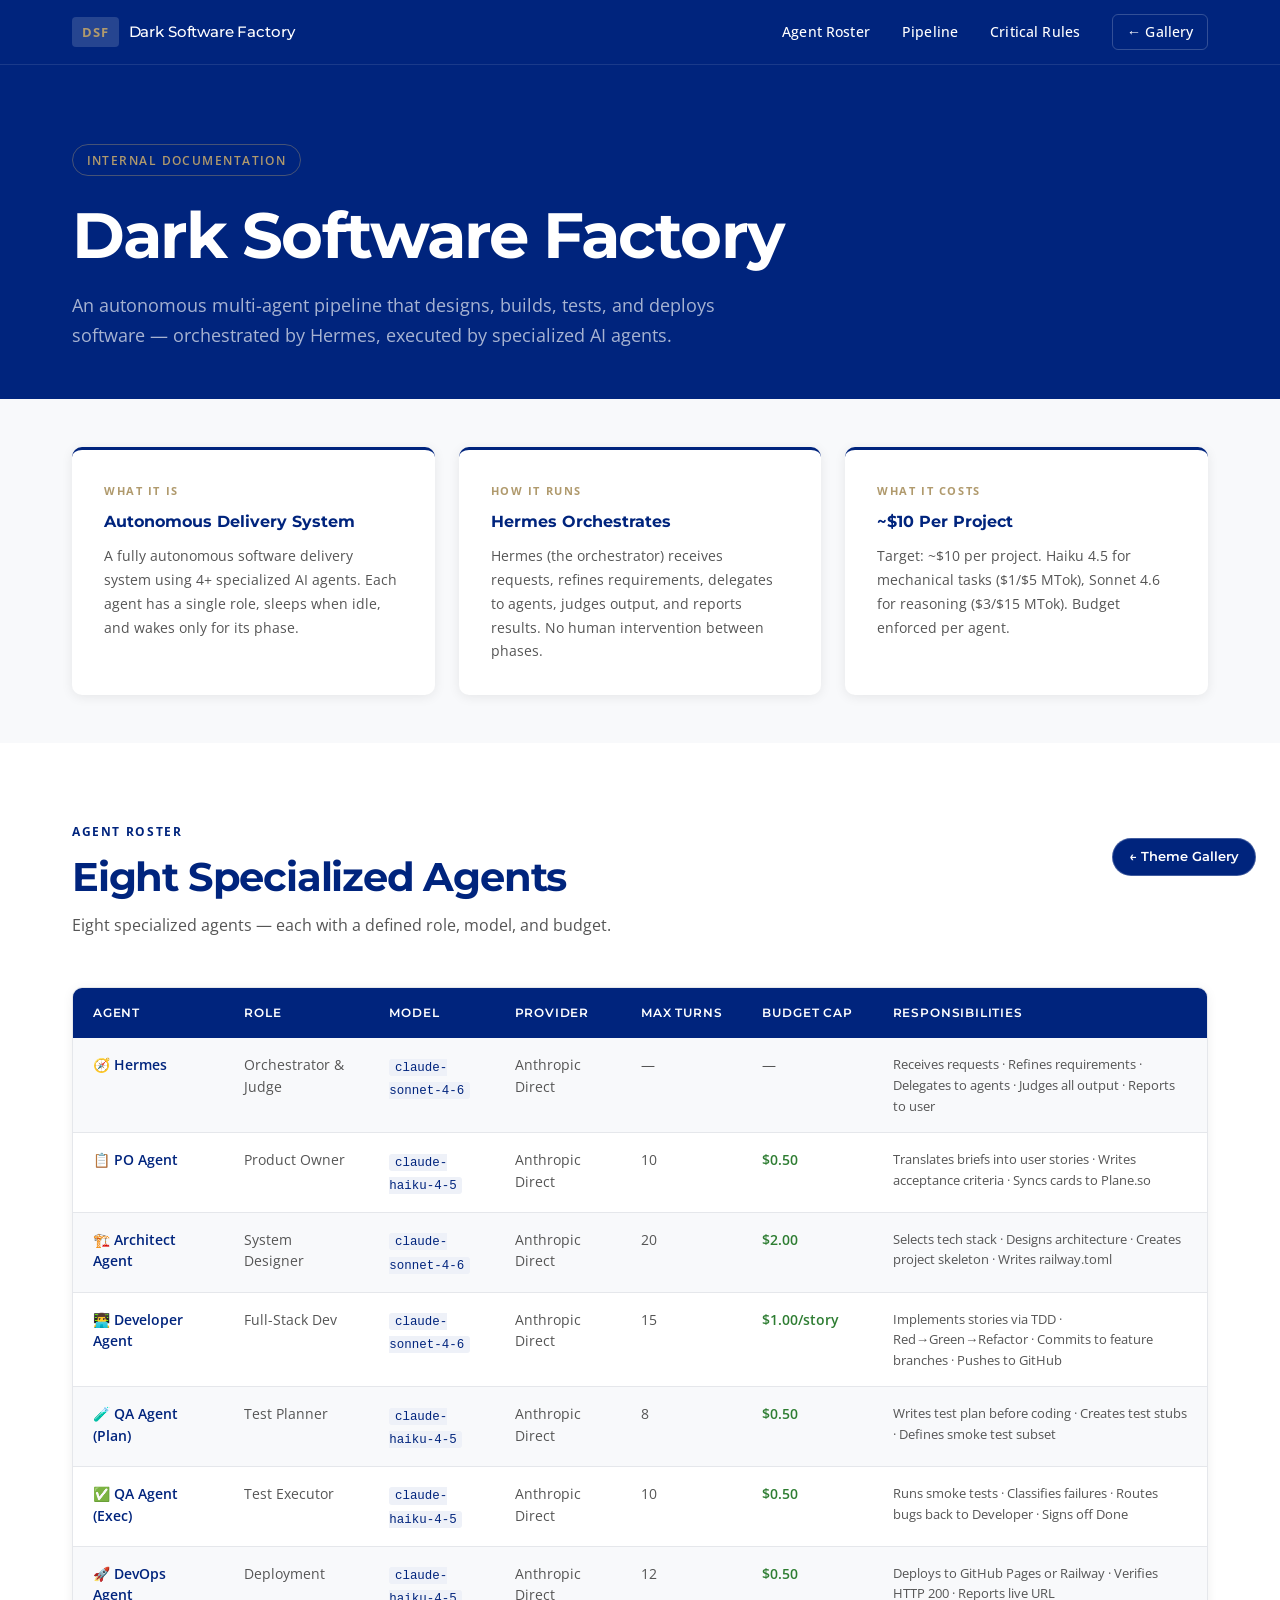
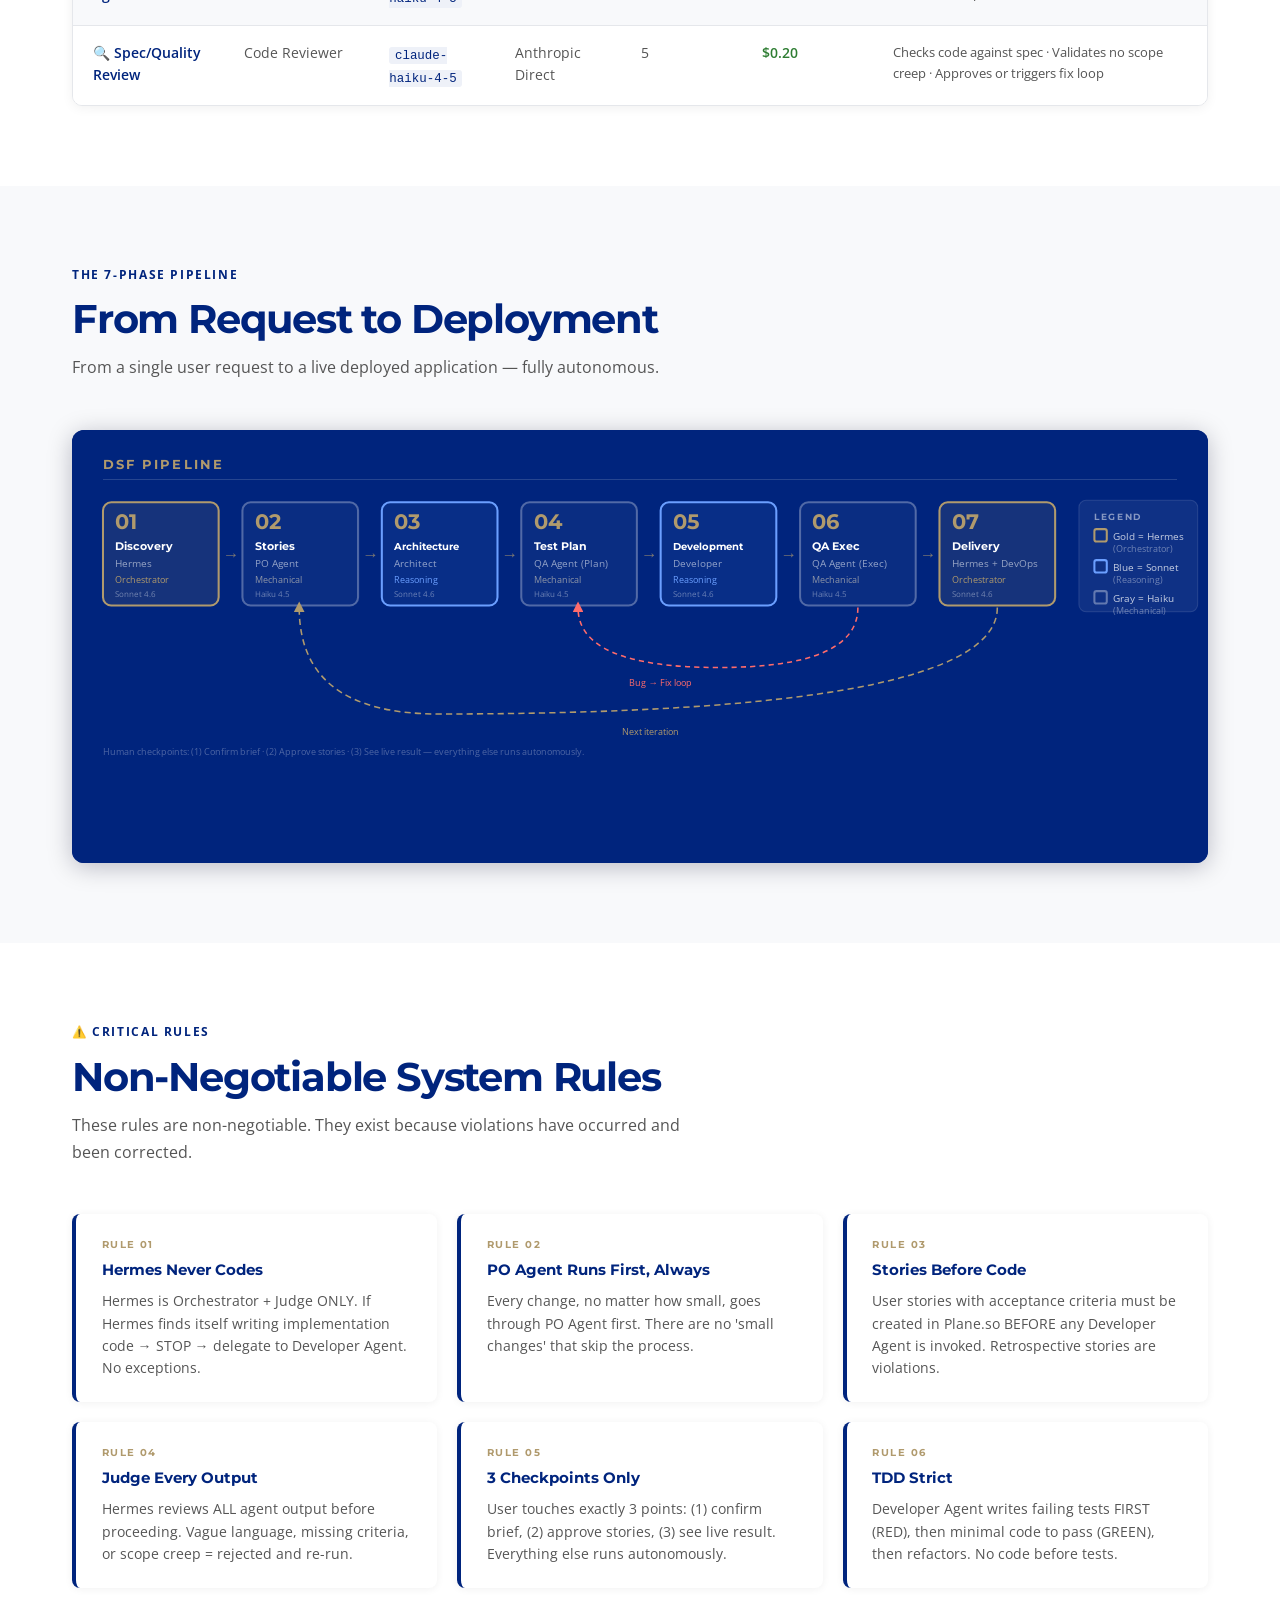
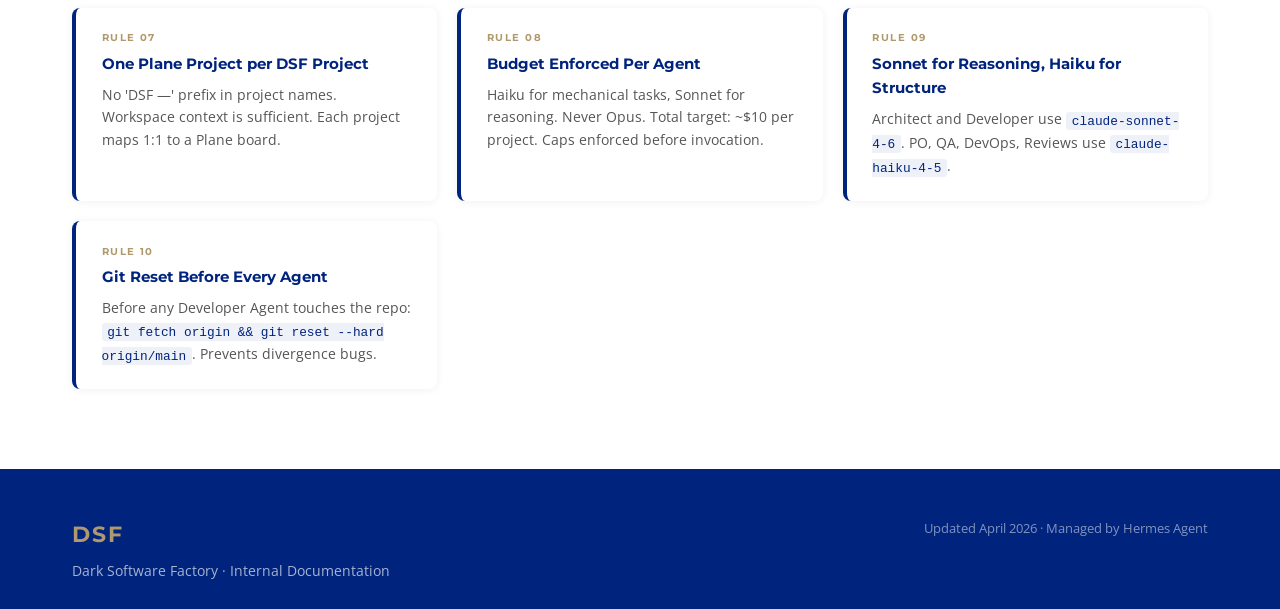
<file: details/index.html>
<!DOCTYPE html>
<html lang="en">
<head>
    <meta charset="UTF-8">
    <meta name="viewport" content="width=device-width, initial-scale=1.0">
    <title>DSF Details — Dark Software Factory Documentation</title>
    <link rel="preconnect" href="https://fonts.googleapis.com">
    <link rel="preconnect" href="https://fonts.gstatic.com" crossorigin>
    <link href="https://fonts.googleapis.com/css2?family=Montserrat:wght@400;600;700&family=Open+Sans:wght@400;600&display=swap" rel="stylesheet">
    <link rel="stylesheet" href="styles.css">
</head>
<body>

    <!-- Floating back button -->
    <a href="../" class="theme-back">← Theme Gallery</a>

    <!-- ══════════════════════════════════════════════════════
         NAV
    ══════════════════════════════════════════════════════ -->
    <nav>
        <div class="nav-inner">
            <div class="nav-logo">
                <span class="logo-mark">DSF</span>
                <span class="logo-text">Dark Software Factory</span>
            </div>
            <div class="nav-links">
                <a href="#agents">Agent Roster</a>
                <a href="#pipeline">Pipeline</a>
                <a href="#rules">Critical Rules</a>
                <a href="../" class="nav-back">← Gallery</a>
            </div>
        </div>
    </nav>

    <!-- ══════════════════════════════════════════════════════
         SECTION 1 — HERO / PROJECT DEFINITION
    ══════════════════════════════════════════════════════ -->
    <section class="hero">
        <div class="hero-inner">
            <div class="hero-tag">Internal Documentation</div>
            <h1>Dark Software Factory</h1>
            <p class="hero-sub">An autonomous multi-agent pipeline that designs, builds, tests, and deploys software — orchestrated by Hermes, executed by specialized AI agents.</p>
        </div>
    </section>

    <!-- Definition cards (light bg, below hero) -->
    <div class="def-cards-wrap">
        <div class="def-cards">
            <div class="def-card">
                <div class="def-card-label">What it is</div>
                <h3>Autonomous Delivery System</h3>
                <p>A fully autonomous software delivery system using 4+ specialized AI agents. Each agent has a single role, sleeps when idle, and wakes only for its phase.</p>
            </div>
            <div class="def-card">
                <div class="def-card-label">How it runs</div>
                <h3>Hermes Orchestrates</h3>
                <p>Hermes (the orchestrator) receives requests, refines requirements, delegates to agents, judges output, and reports results. No human intervention between phases.</p>
            </div>
            <div class="def-card">
                <div class="def-card-label">What it costs</div>
                <h3>~$10 Per Project</h3>
                <p>Target: ~$10 per project. Haiku 4.5 for mechanical tasks ($1/$5 MTok), Sonnet 4.6 for reasoning ($3/$15 MTok). Budget enforced per agent.</p>
            </div>
        </div>
    </div>

    <!-- ══════════════════════════════════════════════════════
         SECTION 2 — AGENTS TABLE
    ══════════════════════════════════════════════════════ -->
    <section class="section section-light" id="agents">
        <div class="section-inner">
            <div class="section-label">Agent Roster</div>
            <h2>Eight Specialized Agents</h2>
            <p class="section-desc">Eight specialized agents — each with a defined role, model, and budget.</p>
            <div class="table-wrap">
                <table>
                    <thead>
                        <tr>
                            <th>Agent</th>
                            <th>Role</th>
                            <th>Model</th>
                            <th>Provider</th>
                            <th>Max Turns</th>
                            <th>Budget Cap</th>
                            <th>Responsibilities</th>
                        </tr>
                    </thead>
                    <tbody>
                        <tr>
                            <td><span class="agent-name">🧭 Hermes</span></td>
                            <td>Orchestrator &amp; Judge</td>
                            <td><code style="font-size:0.78rem;background:#EEF1F8;color:#00247D;padding:0.1rem 0.35rem;border-radius:3px;">claude-sonnet-4-6</code></td>
                            <td>Anthropic Direct</td>
                            <td>—</td>
                            <td>—</td>
                            <td class="resp-list">Receives requests · Refines requirements · Delegates to agents · Judges all output · Reports to user</td>
                        </tr>
                        <tr>
                            <td><span class="agent-name">📋 PO Agent</span></td>
                            <td>Product Owner</td>
                            <td><code style="font-size:0.78rem;background:#EEF1F8;color:#00247D;padding:0.1rem 0.35rem;border-radius:3px;">claude-haiku-4-5</code></td>
                            <td>Anthropic Direct</td>
                            <td>10</td>
                            <td><span class="budget-cap">$0.50</span></td>
                            <td class="resp-list">Translates briefs into user stories · Writes acceptance criteria · Syncs cards to Plane.so</td>
                        </tr>
                        <tr>
                            <td><span class="agent-name">🏗️ Architect Agent</span></td>
                            <td>System Designer</td>
                            <td><code style="font-size:0.78rem;background:#EEF1F8;color:#00247D;padding:0.1rem 0.35rem;border-radius:3px;">claude-sonnet-4-6</code></td>
                            <td>Anthropic Direct</td>
                            <td>20</td>
                            <td><span class="budget-cap">$2.00</span></td>
                            <td class="resp-list">Selects tech stack · Designs architecture · Creates project skeleton · Writes railway.toml</td>
                        </tr>
                        <tr>
                            <td><span class="agent-name">👨‍💻 Developer Agent</span></td>
                            <td>Full-Stack Dev</td>
                            <td><code style="font-size:0.78rem;background:#EEF1F8;color:#00247D;padding:0.1rem 0.35rem;border-radius:3px;">claude-sonnet-4-6</code></td>
                            <td>Anthropic Direct</td>
                            <td>15</td>
                            <td><span class="budget-cap">$1.00/story</span></td>
                            <td class="resp-list">Implements stories via TDD · Red→Green→Refactor · Commits to feature branches · Pushes to GitHub</td>
                        </tr>
                        <tr>
                            <td><span class="agent-name">🧪 QA Agent (Plan)</span></td>
                            <td>Test Planner</td>
                            <td><code style="font-size:0.78rem;background:#EEF1F8;color:#00247D;padding:0.1rem 0.35rem;border-radius:3px;">claude-haiku-4-5</code></td>
                            <td>Anthropic Direct</td>
                            <td>8</td>
                            <td><span class="budget-cap">$0.50</span></td>
                            <td class="resp-list">Writes test plan before coding · Creates test stubs · Defines smoke test subset</td>
                        </tr>
                        <tr>
                            <td><span class="agent-name">✅ QA Agent (Exec)</span></td>
                            <td>Test Executor</td>
                            <td><code style="font-size:0.78rem;background:#EEF1F8;color:#00247D;padding:0.1rem 0.35rem;border-radius:3px;">claude-haiku-4-5</code></td>
                            <td>Anthropic Direct</td>
                            <td>10</td>
                            <td><span class="budget-cap">$0.50</span></td>
                            <td class="resp-list">Runs smoke tests · Classifies failures · Routes bugs back to Developer · Signs off Done</td>
                        </tr>
                        <tr>
                            <td><span class="agent-name">🚀 DevOps Agent</span></td>
                            <td>Deployment</td>
                            <td><code style="font-size:0.78rem;background:#EEF1F8;color:#00247D;padding:0.1rem 0.35rem;border-radius:3px;">claude-haiku-4-5</code></td>
                            <td>Anthropic Direct</td>
                            <td>12</td>
                            <td><span class="budget-cap">$0.50</span></td>
                            <td class="resp-list">Deploys to GitHub Pages or Railway · Verifies HTTP 200 · Reports live URL</td>
                        </tr>
                        <tr>
                            <td><span class="agent-name">🔍 Spec/Quality Review</span></td>
                            <td>Code Reviewer</td>
                            <td><code style="font-size:0.78rem;background:#EEF1F8;color:#00247D;padding:0.1rem 0.35rem;border-radius:3px;">claude-haiku-4-5</code></td>
                            <td>Anthropic Direct</td>
                            <td>5</td>
                            <td><span class="budget-cap">$0.20</span></td>
                            <td class="resp-list">Checks code against spec · Validates no scope creep · Approves or triggers fix loop</td>
                        </tr>
                    </tbody>
                </table>
            </div>
        </div>
    </section>

    <!-- ══════════════════════════════════════════════════════
         SECTION 3 — PROCESS FLOW DIAGRAM (SVG)
    ══════════════════════════════════════════════════════ -->
    <section class="section section-alt" id="pipeline">
        <div class="section-inner">
            <div class="section-label">The 7-Phase Pipeline</div>
            <h2>From Request to Deployment</h2>
            <p class="section-desc">From a single user request to a live deployed application — fully autonomous.</p>

            <!-- Inline SVG Pipeline Diagram -->
            <div class="pipeline-wrap">
                <svg class="pipeline-svg" viewBox="0 0 1100 420" xmlns="http://www.w3.org/2000/svg" role="img" aria-label="DSF 7-Phase Pipeline Diagram">
                    <rect width="1100" height="420" fill="#00247D"/>

                    <!-- Title bar -->
                    <text x="30" y="38" font-family="Montserrat,Arial,sans-serif" font-size="13" font-weight="700" fill="#B09A6D" letter-spacing="2">DSF PIPELINE</text>
                    <line x1="30" y1="48" x2="1070" y2="48" stroke="rgba(255,255,255,0.15)" stroke-width="1"/>

                    <!-- ── Phase Boxes (y=70, height=100, width=112, gap=18) ── -->
                    <!-- x positions: 30, 160, 290, 420, 550, 680, 810 (each box 112 wide, 22 arrow gap) -->

                    <!-- Phase 01 — Discovery (Gold border — Hermes) -->
                    <rect x="30" y="70" width="112" height="100" rx="8" fill="rgba(176,154,109,0.12)" stroke="#B09A6D" stroke-width="2"/>
                    <text x="42" y="96" font-family="Montserrat,Arial,sans-serif" font-size="20" font-weight="700" fill="#B09A6D">01</text>
                    <text x="42" y="116" font-family="Montserrat,Arial,sans-serif" font-size="11" font-weight="700" fill="#FFFFFF">Discovery</text>
                    <text x="42" y="133" font-family="Open Sans,Arial,sans-serif" font-size="9.5" fill="rgba(255,255,255,0.55)">Hermes</text>
                    <text x="42" y="148" font-family="Open Sans,Arial,sans-serif" font-size="8.5" fill="#B09A6D">Orchestrator</text>
                    <text x="42" y="162" font-family="Open Sans,Arial,sans-serif" font-size="8" fill="rgba(255,255,255,0.4)">Sonnet 4.6</text>

                    <!-- Arrow 1 -->
                    <text x="146" y="126" font-family="Arial,sans-serif" font-size="16" fill="#B09A6D" opacity="0.7">→</text>

                    <!-- Phase 02 — Stories (Gray border — Haiku/PO) -->
                    <rect x="165" y="70" width="112" height="100" rx="8" fill="rgba(255,255,255,0.04)" stroke="rgba(255,255,255,0.3)" stroke-width="2"/>
                    <text x="177" y="96" font-family="Montserrat,Arial,sans-serif" font-size="20" font-weight="700" fill="#B09A6D">02</text>
                    <text x="177" y="116" font-family="Montserrat,Arial,sans-serif" font-size="11" font-weight="700" fill="#FFFFFF">Stories</text>
                    <text x="177" y="133" font-family="Open Sans,Arial,sans-serif" font-size="9.5" fill="rgba(255,255,255,0.55)">PO Agent</text>
                    <text x="177" y="148" font-family="Open Sans,Arial,sans-serif" font-size="8.5" fill="rgba(176,176,176,0.8)">Mechanical</text>
                    <text x="177" y="162" font-family="Open Sans,Arial,sans-serif" font-size="8" fill="rgba(255,255,255,0.4)">Haiku 4.5</text>

                    <!-- Arrow 2 -->
                    <text x="281" y="126" font-family="Arial,sans-serif" font-size="16" fill="#B09A6D" opacity="0.7">→</text>

                    <!-- Phase 03 — Architecture (Blue border — Sonnet/Architect) -->
                    <rect x="300" y="70" width="112" height="100" rx="8" fill="rgba(107,159,255,0.08)" stroke="#6B9FFF" stroke-width="2"/>
                    <text x="312" y="96" font-family="Montserrat,Arial,sans-serif" font-size="20" font-weight="700" fill="#B09A6D">03</text>
                    <text x="312" y="116" font-family="Montserrat,Arial,sans-serif" font-size="10" font-weight="700" fill="#FFFFFF">Architecture</text>
                    <text x="312" y="133" font-family="Open Sans,Arial,sans-serif" font-size="9.5" fill="rgba(255,255,255,0.55)">Architect</text>
                    <text x="312" y="148" font-family="Open Sans,Arial,sans-serif" font-size="8.5" fill="#6B9FFF">Reasoning</text>
                    <text x="312" y="162" font-family="Open Sans,Arial,sans-serif" font-size="8" fill="rgba(255,255,255,0.4)">Sonnet 4.6</text>

                    <!-- Arrow 3 -->
                    <text x="416" y="126" font-family="Arial,sans-serif" font-size="16" fill="#B09A6D" opacity="0.7">→</text>

                    <!-- Phase 04 — Test Plan (Gray border — Haiku/QA Plan) -->
                    <rect x="435" y="70" width="112" height="100" rx="8" fill="rgba(255,255,255,0.04)" stroke="rgba(255,255,255,0.3)" stroke-width="2"/>
                    <text x="447" y="96" font-family="Montserrat,Arial,sans-serif" font-size="20" font-weight="700" fill="#B09A6D">04</text>
                    <text x="447" y="116" font-family="Montserrat,Arial,sans-serif" font-size="11" font-weight="700" fill="#FFFFFF">Test Plan</text>
                    <text x="447" y="133" font-family="Open Sans,Arial,sans-serif" font-size="9.5" fill="rgba(255,255,255,0.55)">QA Agent (Plan)</text>
                    <text x="447" y="148" font-family="Open Sans,Arial,sans-serif" font-size="8.5" fill="rgba(176,176,176,0.8)">Mechanical</text>
                    <text x="447" y="162" font-family="Open Sans,Arial,sans-serif" font-size="8" fill="rgba(255,255,255,0.4)">Haiku 4.5</text>

                    <!-- Arrow 4 -->
                    <text x="551" y="126" font-family="Arial,sans-serif" font-size="16" fill="#B09A6D" opacity="0.7">→</text>

                    <!-- Phase 05 — Development (Blue border — Sonnet/Developer) -->
                    <rect x="570" y="70" width="112" height="100" rx="8" fill="rgba(107,159,255,0.08)" stroke="#6B9FFF" stroke-width="2"/>
                    <text x="582" y="96" font-family="Montserrat,Arial,sans-serif" font-size="20" font-weight="700" fill="#B09A6D">05</text>
                    <text x="582" y="116" font-family="Montserrat,Arial,sans-serif" font-size="10" font-weight="700" fill="#FFFFFF">Development</text>
                    <text x="582" y="133" font-family="Open Sans,Arial,sans-serif" font-size="9.5" fill="rgba(255,255,255,0.55)">Developer</text>
                    <text x="582" y="148" font-family="Open Sans,Arial,sans-serif" font-size="8.5" fill="#6B9FFF">Reasoning</text>
                    <text x="582" y="162" font-family="Open Sans,Arial,sans-serif" font-size="8" fill="rgba(255,255,255,0.4)">Sonnet 4.6</text>

                    <!-- Arrow 5 -->
                    <text x="686" y="126" font-family="Arial,sans-serif" font-size="16" fill="#B09A6D" opacity="0.7">→</text>

                    <!-- Phase 06 — QA Exec (Gray border — Haiku/QA Exec) -->
                    <rect x="705" y="70" width="112" height="100" rx="8" fill="rgba(255,255,255,0.04)" stroke="rgba(255,255,255,0.3)" stroke-width="2"/>
                    <text x="717" y="96" font-family="Montserrat,Arial,sans-serif" font-size="20" font-weight="700" fill="#B09A6D">06</text>
                    <text x="717" y="116" font-family="Montserrat,Arial,sans-serif" font-size="11" font-weight="700" fill="#FFFFFF">QA Exec</text>
                    <text x="717" y="133" font-family="Open Sans,Arial,sans-serif" font-size="9.5" fill="rgba(255,255,255,0.55)">QA Agent (Exec)</text>
                    <text x="717" y="148" font-family="Open Sans,Arial,sans-serif" font-size="8.5" fill="rgba(176,176,176,0.8)">Mechanical</text>
                    <text x="717" y="162" font-family="Open Sans,Arial,sans-serif" font-size="8" fill="rgba(255,255,255,0.4)">Haiku 4.5</text>

                    <!-- Arrow 6 -->
                    <text x="821" y="126" font-family="Arial,sans-serif" font-size="16" fill="#B09A6D" opacity="0.7">→</text>

                    <!-- Phase 07 — Delivery (Gold border — Hermes + DevOps) -->
                    <rect x="840" y="70" width="112" height="100" rx="8" fill="rgba(176,154,109,0.12)" stroke="#B09A6D" stroke-width="2"/>
                    <text x="852" y="96" font-family="Montserrat,Arial,sans-serif" font-size="20" font-weight="700" fill="#B09A6D">07</text>
                    <text x="852" y="116" font-family="Montserrat,Arial,sans-serif" font-size="11" font-weight="700" fill="#FFFFFF">Delivery</text>
                    <text x="852" y="133" font-family="Open Sans,Arial,sans-serif" font-size="9.5" fill="rgba(255,255,255,0.55)">Hermes + DevOps</text>
                    <text x="852" y="148" font-family="Open Sans,Arial,sans-serif" font-size="8.5" fill="#B09A6D">Orchestrator</text>
                    <text x="852" y="162" font-family="Open Sans,Arial,sans-serif" font-size="8" fill="rgba(255,255,255,0.4)">Sonnet 4.6</text>

                    <!-- ── Feedback Loop Arcs ── -->
                    <!-- Arc 1: Phase 06 → Phase 05 (Bug Fix loop) — below boxes -->
                    <path d="M 761 172 Q 761 230 626 230 Q 490 230 490 172"
                          fill="none" stroke="#FF6B6B" stroke-width="1.5" stroke-dasharray="5,4" marker-end="url(#arrowRed)"/>
                    <text x="570" y="248" font-family="Open Sans,Arial,sans-serif" font-size="9" fill="#FF6B6B" text-anchor="middle">Bug → Fix loop</text>

                    <!-- Arc 2: Phase 07 → Phase 02 (Next iteration) — below boxes -->
                    <path d="M 896 172 Q 896 275 355 275 Q 220 275 220 172"
                          fill="none" stroke="#B09A6D" stroke-width="1.5" stroke-dasharray="6,4" marker-end="url(#arrowGold)"/>
                    <text x="560" y="295" font-family="Open Sans,Arial,sans-serif" font-size="9" fill="#B09A6D" text-anchor="middle">Next iteration</text>

                    <!-- Arrow markers -->
                    <defs>
                        <marker id="arrowRed" markerWidth="7" markerHeight="7" refX="3" refY="3.5" orient="auto">
                            <polygon points="0 0, 7 3.5, 0 7" fill="#FF6B6B"/>
                        </marker>
                        <marker id="arrowGold" markerWidth="7" markerHeight="7" refX="3" refY="3.5" orient="auto">
                            <polygon points="0 0, 7 3.5, 0 7" fill="#B09A6D"/>
                        </marker>
                    </defs>

                    <!-- ── Legend (right side) ── -->
                    <rect x="975" y="68" width="115" height="108" rx="7" fill="rgba(255,255,255,0.06)" stroke="rgba(255,255,255,0.12)" stroke-width="1"/>
                    <text x="990" y="87" font-family="Montserrat,Arial,sans-serif" font-size="9" font-weight="700" fill="rgba(255,255,255,0.5)" letter-spacing="1.5">LEGEND</text>

                    <rect x="990" y="96" width="12" height="12" rx="2" fill="none" stroke="#B09A6D" stroke-width="2"/>
                    <text x="1008" y="107" font-family="Open Sans,Arial,sans-serif" font-size="9.5" fill="rgba(255,255,255,0.75)">Gold = Hermes</text>
                    <text x="1008" y="118" font-family="Open Sans,Arial,sans-serif" font-size="8.5" fill="rgba(255,255,255,0.4)">(Orchestrator)</text>

                    <rect x="990" y="126" width="12" height="12" rx="2" fill="none" stroke="#6B9FFF" stroke-width="2"/>
                    <text x="1008" y="137" font-family="Open Sans,Arial,sans-serif" font-size="9.5" fill="rgba(255,255,255,0.75)">Blue = Sonnet</text>
                    <text x="1008" y="148" font-family="Open Sans,Arial,sans-serif" font-size="8.5" fill="rgba(255,255,255,0.4)">(Reasoning)</text>

                    <rect x="990" y="156" width="12" height="12" rx="2" fill="none" stroke="rgba(255,255,255,0.35)" stroke-width="2"/>
                    <text x="1008" y="167" font-family="Open Sans,Arial,sans-serif" font-size="9.5" fill="rgba(255,255,255,0.75)">Gray = Haiku</text>
                    <text x="1008" y="178" font-family="Open Sans,Arial,sans-serif" font-size="8.5" fill="rgba(255,255,255,0.4)">(Mechanical)</text>

                    <!-- Footer note -->
                    <text x="30" y="315" font-family="Open Sans,Arial,sans-serif" font-size="8.5" fill="rgba(255,255,255,0.3)">Human checkpoints: (1) Confirm brief  ·  (2) Approve stories  ·  (3) See live result — everything else runs autonomously.</text>
                </svg>
            </div>
        </div>
    </section>

    <!-- ══════════════════════════════════════════════════════
         SECTION 4 — CRITICAL RULES
    ══════════════════════════════════════════════════════ -->
    <section class="section section-light" id="rules">
        <div class="section-inner">
            <div class="section-label">⚠️ Critical Rules</div>
            <h2>Non-Negotiable System Rules</h2>
            <p class="section-desc">These rules are non-negotiable. They exist because violations have occurred and been corrected.</p>

            <div class="rules-grid">

                <!-- Rule 1 -->
                <div class="rule-card">
                    <div class="rule-num">Rule 01</div>
                    <div class="rule-title">Hermes Never Codes</div>
                    <p class="rule-desc">Hermes is Orchestrator + Judge ONLY. If Hermes finds itself writing implementation code → STOP → delegate to Developer Agent. No exceptions.</p>
                </div>

                <!-- Rule 2 -->
                <div class="rule-card">
                    <div class="rule-num">Rule 02</div>
                    <div class="rule-title">PO Agent Runs First, Always</div>
                    <p class="rule-desc">Every change, no matter how small, goes through PO Agent first. There are no 'small changes' that skip the process.</p>
                </div>

                <!-- Rule 3 -->
                <div class="rule-card">
                    <div class="rule-num">Rule 03</div>
                    <div class="rule-title">Stories Before Code</div>
                    <p class="rule-desc">User stories with acceptance criteria must be created in Plane.so BEFORE any Developer Agent is invoked. Retrospective stories are violations.</p>
                </div>

                <!-- Rule 4 -->
                <div class="rule-card">
                    <div class="rule-num">Rule 04</div>
                    <div class="rule-title">Judge Every Output</div>
                    <p class="rule-desc">Hermes reviews ALL agent output before proceeding. Vague language, missing criteria, or scope creep = rejected and re-run.</p>
                </div>

                <!-- Rule 5 -->
                <div class="rule-card">
                    <div class="rule-num">Rule 05</div>
                    <div class="rule-title">3 Checkpoints Only</div>
                    <p class="rule-desc">User touches exactly 3 points: (1) confirm brief, (2) approve stories, (3) see live result. Everything else runs autonomously.</p>
                </div>

                <!-- Rule 6 -->
                <div class="rule-card">
                    <div class="rule-num">Rule 06</div>
                    <div class="rule-title">TDD Strict</div>
                    <p class="rule-desc">Developer Agent writes failing tests FIRST (RED), then minimal code to pass (GREEN), then refactors. No code before tests.</p>
                </div>

                <!-- Rule 7 -->
                <div class="rule-card">
                    <div class="rule-num">Rule 07</div>
                    <div class="rule-title">One Plane Project per DSF Project</div>
                    <p class="rule-desc">No 'DSF —' prefix in project names. Workspace context is sufficient. Each project maps 1:1 to a Plane board.</p>
                </div>

                <!-- Rule 8 -->
                <div class="rule-card">
                    <div class="rule-num">Rule 08</div>
                    <div class="rule-title">Budget Enforced Per Agent</div>
                    <p class="rule-desc">Haiku for mechanical tasks, Sonnet for reasoning. Never Opus. Total target: ~$10 per project. Caps enforced before invocation.</p>
                </div>

                <!-- Rule 9 -->
                <div class="rule-card">
                    <div class="rule-num">Rule 09</div>
                    <div class="rule-title">Sonnet for Reasoning, Haiku for Structure</div>
                    <p class="rule-desc">Architect and Developer use <code>claude-sonnet-4-6</code>. PO, QA, DevOps, Reviews use <code>claude-haiku-4-5</code>.</p>
                </div>

                <!-- Rule 10 -->
                <div class="rule-card">
                    <div class="rule-num">Rule 10</div>
                    <div class="rule-title">Git Reset Before Every Agent</div>
                    <p class="rule-desc">Before any Developer Agent touches the repo: <code>git fetch origin &amp;&amp; git reset --hard origin/main</code>. Prevents divergence bugs.</p>
                </div>

            </div>
        </div>
    </section>

    <!-- ══════════════════════════════════════════════════════
         SECTION 5 — FOOTER
    ══════════════════════════════════════════════════════ -->
    <footer>
        <div class="footer-inner">
            <div class="footer-left">
                <div class="footer-logo">DSF</div>
                <p>Dark Software Factory · Internal Documentation</p>
            </div>
            <div class="footer-right">
                <p>Updated April 2026 · Managed by Hermes Agent</p>
            </div>
        </div>
    </footer>

</body>
</html>
</file>
<file: bcg/styles.css>
/* ── BCG Theme — Correct Brand Colors ─────────────────── */

/* ── Reset & Base ─────────────────────────────────────── */
*, *::before, *::after { margin: 0; padding: 0; box-sizing: border-box; }

:root {
    --bcg-green:     #7EF473;
    --bcg-forest:    #0E3E1B;
    --bcg-black:     #212427;
    --bcg-white:     #FFFFFF;
    --bcg-gray:      #F2F2F2;
    --bcg-mint:      #DCF9E3;
    --bcg-dark:      #212427;
    --bcg-body:      #444444;
    --gray-100:      #F2F2F2;
    --gray-200:      #E5E7EB;
    --gray-300:      #D1D5DB;
    --gray-400:      #9CA3AF;
    --gray-600:      #4B5563;
    --white:         #FFFFFF;
    --font-heading:  Georgia, 'Times New Roman', serif;
    --font-body:     Arial, Helvetica, sans-serif;
    --green-mid:     #006633;
    --green-muted:   #D1FAE5;
}

html { scroll-behavior: smooth; }

body {
    font-family: var(--font-body);
    font-weight: 400;
    color: var(--bcg-body);
    background: var(--bcg-white);
    line-height: 1.6;
    -webkit-font-smoothing: antialiased;
}

/* ── Headings ──────────────────────────────────────────── */
h1, h2, h3, h4 {
    font-family: var(--font-heading);
    color: var(--bcg-black);
}

/* ── Nav ─────────────────────────────────────────────── */
nav {
    position: fixed;
    top: 0; left: 0; right: 0;
    z-index: 100;
    background: #FFFFFF;
    border-bottom: 2px solid var(--gray-200);
}
.nav-inner {
    max-width: 1200px;
    margin: 0 auto;
    padding: 0 2rem;
    height: 64px;
    display: flex;
    align-items: center;
    justify-content: space-between;
}
.nav-logo { display: flex; align-items: center; gap: 0.6rem; }
.logo-mark {
    background: var(--bcg-forest);
    color: #FFFFFF;
    font-family: var(--font-body);
    font-weight: 700;
    font-size: 0.8rem;
    letter-spacing: 0.1em;
    padding: 0.3rem 0.6rem;
    border-radius: 2px;
}
.logo-text {
    font-family: var(--font-heading);
    font-weight: 400;
    font-size: 1rem;
    color: var(--bcg-black);
    letter-spacing: 0;
}
.nav-links { display: flex; gap: 2rem; }
.nav-links a {
    text-decoration: none;
    font-family: var(--font-body);
    font-size: 0.88rem;
    font-weight: 400;
    color: var(--bcg-black);
    transition: color 0.2s;
    letter-spacing: 0.01em;
    border-bottom: 2px solid transparent;
    padding-bottom: 2px;
}
.nav-links a:hover { color: var(--bcg-black); border-bottom-color: var(--bcg-green); }

/* ── Hero ─────────────────────────────────────────────── */
.hero {
    min-height: 100vh;
    display: flex;
    align-items: center;
    background: var(--bcg-forest);
    padding-top: 64px;
}
.hero-inner {
    max-width: 1200px;
    margin: 0 auto;
    padding: 6rem 2rem;
}
.hero-tag {
    display: inline-block;
    font-family: var(--font-body);
    font-size: 0.72rem;
    font-weight: 700;
    letter-spacing: 0.18em;
    text-transform: uppercase;
    color: var(--bcg-green);
    border: 1px solid rgba(126,244,115,0.5);
    padding: 0.35rem 0.85rem;
    border-radius: 0;
    margin-bottom: 2rem;
}
.hero h1 {
    font-size: clamp(2.8rem, 6vw, 5rem);
    font-weight: 400;
    line-height: 1.1;
    color: var(--white);
    letter-spacing: -0.02em;
    margin-bottom: 1.5rem;
}
.accent { color: var(--bcg-green); font-style: italic; }
.hero-sub {
    font-family: var(--font-body);
    font-size: 1.1rem;
    font-weight: 400;
    color: rgba(255,255,255,0.65);
    max-width: 580px;
    margin-bottom: 2.5rem;
    line-height: 1.7;
}
.hero-cta { display: flex; gap: 1rem; margin-bottom: 4rem; flex-wrap: wrap; }
.btn-primary {
    display: inline-flex;
    align-items: center;
    background: var(--bcg-green);
    color: var(--bcg-black);
    font-family: var(--font-body);
    font-weight: 700;
    font-size: 0.88rem;
    padding: 0.8rem 1.6rem;
    border-radius: 4px;
    text-decoration: none;
    letter-spacing: 0.04em;
    text-transform: uppercase;
    transition: opacity 0.2s;
}
.btn-primary:hover { opacity: 0.88; }
.btn-secondary {
    display: inline-flex;
    align-items: center;
    color: rgba(255,255,255,0.7);
    font-family: var(--font-body);
    font-weight: 700;
    font-size: 0.88rem;
    padding: 0.8rem 1.6rem;
    border: 1px solid rgba(255,255,255,0.25);
    border-radius: 4px;
    text-decoration: none;
    text-transform: uppercase;
    transition: border-color 0.2s, color 0.2s;
}
.btn-secondary:hover { border-color: rgba(255,255,255,0.55); color: white; }
.hero-stats {
    display: flex;
    align-items: center;
    gap: 2rem;
    flex-wrap: wrap;
}
.stat { text-align: left; }
.stat-value {
    font-family: var(--font-heading);
    font-size: 2rem;
    font-weight: 700;
    color: var(--bcg-green);
    letter-spacing: -0.03em;
    line-height: 1;
}
.stat-label {
    font-family: var(--font-body);
    font-size: 0.72rem;
    color: rgba(255,255,255,0.45);
    text-transform: uppercase;
    letter-spacing: 0.1em;
    margin-top: 0.3rem;
}
.stat-divider {
    width: 1px;
    height: 40px;
    background: rgba(255,255,255,0.15);
}

/* ── Sections ─────────────────────────────────────────── */
.section { padding: 6rem 0; }
.section-dark {
    background: var(--bcg-forest);
    color: var(--white);
}
.section-inner {
    max-width: 1200px;
    margin: 0 auto;
    padding: 0 2rem;
}
.section-label {
    font-family: var(--font-body);
    font-size: 0.7rem;
    font-weight: 700;
    letter-spacing: 0.2em;
    text-transform: uppercase;
    color: var(--bcg-forest);
    margin-bottom: 1rem;
}
.section-dark .section-label { color: rgba(255,255,255,0.5); }
h2 {
    font-size: clamp(2rem, 4vw, 3rem);
    font-weight: 400;
    letter-spacing: -0.02em;
    line-height: 1.15;
    margin-bottom: 1.25rem;
}
.section-dark h2 { color: var(--white); }
.section-desc {
    font-family: var(--font-body);
    font-size: 1rem;
    color: var(--bcg-body);
    max-width: 580px;
    margin-bottom: 3.5rem;
    line-height: 1.75;
}
.section-dark .section-desc { color: rgba(255,255,255,0.55); }

/* ── Cards ────────────────────────────────────────────── */
.cards {
    display: grid;
    grid-template-columns: repeat(auto-fit, minmax(300px, 1fr));
    gap: 1.5rem;
}
.card {
    background: #FFFFFF;
    border-radius: 0;
    border: 1px solid #D4D4D4;
    padding: 2rem;
    transition: border-color 0.2s;
}
.card:hover { border-color: var(--bcg-green); }
.card-icon { font-size: 1.5rem; margin-bottom: 1rem; }
.card h3 {
    font-family: var(--font-heading);
    font-size: 1rem;
    font-weight: 700;
    color: var(--bcg-black);
    margin-bottom: 0.6rem;
    letter-spacing: 0;
}
.card p { font-family: var(--font-body); font-size: 0.9rem; color: var(--bcg-body); line-height: 1.65; }

/* ── Pipeline ─────────────────────────────────────────── */
.pipeline {
    display: flex;
    align-items: stretch;
    gap: 0.5rem;
    flex-wrap: wrap;
    justify-content: center;
}
.phase {
    flex: 1;
    min-width: 120px;
    max-width: 155px;
    background: #2A2A2A;
    border: 1px solid rgba(126,244,115,0.3);
    border-radius: 0;
    padding: 1.25rem 1rem;
    display: flex;
    flex-direction: column;
}
.phase-num {
    font-family: var(--font-body);
    font-size: 0.7rem;
    font-weight: 700;
    color: var(--bcg-green);
    letter-spacing: 0.1em;
    margin-bottom: 0.6rem;
}
.phase h4 {
    font-family: var(--font-heading);
    font-size: 0.9rem;
    font-weight: 700;
    color: var(--white);
    margin-bottom: 0.4rem;
    font-style: italic;
}
.phase p { font-family: var(--font-body); font-size: 0.78rem; color: rgba(255,255,255,0.55); line-height: 1.5; }
.phase-arrow {
    color: var(--bcg-green);
    font-size: 1.1rem;
    margin-top: 1.5rem;
    flex-shrink: 0;
    opacity: 0.5;
}

/* ── Table ────────────────────────────────────────────── */
.table-wrap {
    overflow-x: auto;
    border-radius: 0;
    border: 1px solid var(--gray-200);
}
table {
    width: 100%;
    border-collapse: collapse;
    font-size: 0.88rem;
    font-family: var(--font-body);
}
thead tr {
    background: var(--bcg-forest);
    color: var(--white);
}
thead th {
    padding: 1rem 1.25rem;
    text-align: left;
    font-weight: 700;
    font-size: 0.72rem;
    letter-spacing: 0.1em;
    text-transform: uppercase;
    white-space: nowrap;
}
tbody tr {
    border-bottom: 1px solid var(--gray-200);
    transition: background 0.15s;
}
tbody tr:last-child { border-bottom: none; }
tbody tr:nth-child(odd)  { background: #FAFAFA; }
tbody tr:nth-child(even) { background: #FFFFFF; }
tbody tr:hover { background: var(--bcg-mint); }
tbody td { padding: 1.1rem 1.25rem; vertical-align: top; }
.proj-name { font-family: var(--font-heading); font-weight: 700; color: var(--bcg-black); margin-bottom: 0.2rem; }
.proj-desc { font-family: var(--font-body); font-size: 0.8rem; color: var(--bcg-body); }
.tag {
    display: inline-block;
    background: var(--gray-100);
    color: var(--gray-600);
    font-size: 0.72rem;
    font-weight: 500;
    padding: 0.2rem 0.55rem;
    border-radius: 2px;
    margin: 0.1rem 0.1rem 0.1rem 0;
    white-space: nowrap;
}
.tag-green { background: #D1FAE5; color: #006633; }
.tag-blue { background: #DBEAFE; color: #1D4ED8; }
.tag-gray { background: var(--gray-200); color: var(--gray-600); }
.status-live {
    color: #006633;
    font-weight: 700;
    font-size: 0.82rem;
    white-space: nowrap;
}

/* ── Footer ───────────────────────────────────────────── */
footer {
    background: var(--bcg-forest);
    padding: 3rem 0;
}
.footer-inner {
    max-width: 1200px;
    margin: 0 auto;
    padding: 0 2rem;
    display: flex;
    justify-content: space-between;
    align-items: flex-start;
    gap: 2rem;
    flex-wrap: wrap;
}
.footer-logo {
    font-family: var(--font-heading);
    font-size: 1.4rem;
    font-weight: 700;
    font-style: italic;
    color: var(--bcg-green);
    letter-spacing: 0;
    margin-bottom: 0.5rem;
}
.footer-left p { font-family: var(--font-body); font-size: 0.85rem; color: rgba(255,255,255,0.65); line-height: 1.7; }
.footer-right { text-align: right; }
.footer-right p { font-family: var(--font-body); font-size: 0.8rem; color: rgba(255,255,255,0.5); line-height: 1.8; }
.footer-copy { margin-top: 0.5rem; }

/* ── Responsive ───────────────────────────────────────── */
@media (max-width: 768px) {
    .nav-links { display: none; }
    .pipeline { gap: 0.75rem; }
    .phase { min-width: 100%; max-width: 100%; }
    .phase-arrow { display: none; }
    .footer-right { text-align: left; }
    .hero-stats { gap: 1.25rem; }
}
</file>
<file: bch/styles.css>
/* ── Google Fonts — HW-011 ────────────────────────────── */
@import url('https://fonts.googleapis.com/css2?family=Montserrat:wght@400;600;700&family=Open+Sans:wght@400;600&display=swap');

/* ── Reset & Base ─────────────────────────────────────── */
*, *::before, *::after { margin: 0; padding: 0; box-sizing: border-box; }

:root {
    --green-bright:  #18D14C;
    --green-deep:    #003321;
    --green-mid:     #006633;
    --green-light:   #E6F7EB;
    --green-muted:   #D1FAE5;
    --white:         #FFFFFF;
    --off-white:     #F9FAFB;
    --gray-100:      #F3F4F6;
    --gray-200:      #E5E7EB;
    --gray-400:      #9CA3AF;
    --gray-600:      #4B5563;
    --gray-800:      #1F2937;
    --black:         #0A0A0A;
    /* HW-010: Banco de Chile brand palette */
    --bdc-navy:      #00247D;
    --bdc-royal:     #2E5BFF;
    --bdc-gold:      #B09A6D;
    --bdc-bg:        #F8F9FB;
    /* HW-011: Open Sans body font */
    --font:          'Open Sans', Arial, sans-serif;
}

html { scroll-behavior: smooth; }

body {
    font-family: var(--font);
    font-weight: 400;
    color: #555555; /* HW-010: body text → #555555 */
    background: var(--bdc-bg); /* HW-010: page background → #F8F9FB */
    line-height: 1.6;
    -webkit-font-smoothing: antialiased;
}

/* ── Headings — HW-010 + HW-011 ──────────────────────── */
h1, h2, h3, h4 {
    font-family: 'Montserrat', Arial, sans-serif; /* HW-011 */
    color: var(--bdc-navy); /* HW-010: headings → #00247D */
}

/* ── Nav ─────────────────────────────────────────────── */
nav {
    position: fixed;
    top: 0; left: 0; right: 0;
    z-index: 100;
    background: var(--bdc-navy); /* HW-010: nav bg → #00247D */
    backdrop-filter: blur(12px);
    border-bottom: 1px solid rgba(255,255,255,0.1); /* HW-010: updated for dark bg */
}
.nav-inner {
    max-width: 1200px;
    margin: 0 auto;
    padding: 0 2rem;
    height: 64px;
    display: flex;
    align-items: center;
    justify-content: space-between;
}
.nav-logo { display: flex; align-items: center; gap: 0.6rem; }
.logo-mark {
    background: rgba(255,255,255,0.15);
    color: var(--bdc-gold); /* HW-010: logo mark accent → gold */
    font-weight: 700;
    font-size: 0.8rem;
    letter-spacing: 0.1em;
    padding: 0.3rem 0.6rem;
    border-radius: 4px;
}
.logo-text {
    font-family: 'Montserrat', Arial, sans-serif; /* HW-011: nav logo-text → Montserrat */
    font-weight: 500;
    font-size: 0.95rem;
    color: #FFFFFF; /* HW-010: nav logo text → white */
    letter-spacing: -0.01em;
}
.nav-links { display: flex; gap: 2rem; }
.nav-links a {
    text-decoration: none;
    font-size: 0.9rem;
    font-weight: 500;
    color: #FFFFFF; /* HW-010: nav links → white */
    transition: color 0.2s;
    letter-spacing: 0.01em;
}
.nav-links a:hover { color: var(--bdc-gold); } /* HW-010: hover → gold */

/* ── Hero ─────────────────────────────────────────────── */
.hero {
    min-height: 100vh;
    display: flex;
    align-items: center;
    background: var(--bdc-navy); /* HW-010: hero bg → #00247D */
    padding-top: 64px;
}
.hero-inner {
    max-width: 1200px;
    margin: 0 auto;
    padding: 6rem 2rem;
}
.hero-tag {
    display: inline-block;
    font-size: 0.75rem;
    font-weight: 600;
    letter-spacing: 0.12em;
    text-transform: uppercase;
    color: var(--bdc-gold); /* HW-010: hero-tag → gold/tan */
    border: 1px solid rgba(176,154,109,0.4); /* HW-010: border → gold tint */
    padding: 0.35rem 0.85rem;
    border-radius: 999px;
    margin-bottom: 2rem;
}
.hero h1 {
    font-size: clamp(2.8rem, 6vw, 5rem);
    font-weight: 300;
    line-height: 1.1;
    color: var(--white); /* hero h1 stays white (inside navy hero) */
    letter-spacing: -0.03em;
    margin-bottom: 1.5rem;
}
.accent { color: var(--bdc-royal); font-weight: 600; } /* HW-010: accent → #2E5BFF */
.hero-sub {
    font-size: 1.15rem;
    font-weight: 300;
    color: rgba(255,255,255,0.65);
    max-width: 580px;
    margin-bottom: 2.5rem;
    line-height: 1.7;
}
.hero-cta { display: flex; gap: 1rem; margin-bottom: 4rem; flex-wrap: wrap; }
.btn-primary {
    display: inline-flex;
    align-items: center;
    background: var(--bdc-navy); /* HW-010: primary CTA → #00247D */
    color: #FFFFFF; /* HW-010: CTA text → white */
    font-family: 'Montserrat', Arial, sans-serif; /* HW-011: button labels → Montserrat */
    font-weight: 700; /* HW-011: button weight → 700 */
    font-size: 0.9rem;
    padding: 0.8rem 1.6rem;
    border-radius: 6px;
    text-decoration: none;
    letter-spacing: 0.01em;
    text-transform: uppercase; /* HW-010: CTA text → uppercase */
    transition: opacity 0.2s;
    border: 2px solid rgba(255,255,255,0.3); /* visible on navy hero bg */
}
.btn-primary:hover { opacity: 0.88; }
.btn-secondary {
    display: inline-flex;
    align-items: center;
    color: rgba(255,255,255,0.7);
    font-family: 'Montserrat', Arial, sans-serif; /* HW-011: button labels → Montserrat */
    font-weight: 700; /* HW-011 */
    font-size: 0.9rem;
    padding: 0.8rem 1.6rem;
    border: 1px solid rgba(255,255,255,0.2);
    border-radius: 6px;
    text-decoration: none;
    text-transform: uppercase; /* HW-010 */
    transition: border-color 0.2s, color 0.2s;
}
.btn-secondary:hover { border-color: rgba(255,255,255,0.5); color: white; }
.hero-stats {
    display: flex;
    align-items: center;
    gap: 2rem;
    flex-wrap: wrap;
}
.stat { text-align: left; }
.stat-value {
    font-size: 2rem;
    font-weight: 700;
    color: var(--bdc-royal); /* HW-010: stat values → #2E5BFF */
    letter-spacing: -0.03em;
    line-height: 1;
}
.stat-label {
    font-size: 0.78rem;
    color: rgba(255,255,255,0.45);
    text-transform: uppercase;
    letter-spacing: 0.08em;
    margin-top: 0.3rem;
}
.stat-divider {
    width: 1px;
    height: 40px;
    background: rgba(255,255,255,0.12);
}

/* ── Sections ─────────────────────────────────────────── */
.section { padding: 6rem 0; }
.section-dark {
    background: var(--bdc-navy); /* HW-010: section-dark → #00247D instead of gray-800 */
    color: var(--white);
}
.section-inner {
    max-width: 1200px;
    margin: 0 auto;
    padding: 0 2rem;
}
.section-label {
    font-size: 0.72rem;
    font-weight: 700;
    letter-spacing: 0.14em;
    text-transform: uppercase;
    color: var(--bdc-navy); /* HW-010: section label → navy */
    margin-bottom: 1rem;
}
.section-dark .section-label { color: var(--bdc-gold); } /* HW-010: dark section label → gold */
h2 {
    font-size: clamp(2rem, 4vw, 3rem);
    font-weight: 300;
    letter-spacing: -0.03em;
    line-height: 1.15;
    margin-bottom: 1.25rem;
    /* color inherited from h1,h2,h3,h4 rule → #00247D */
}
.section-dark h2 { color: var(--white); } /* HW-010: dark section h2 → white */
.section-desc {
    font-size: 1.05rem;
    color: #555555; /* HW-010: body/paragraph text → #555555 */
    max-width: 580px;
    margin-bottom: 3.5rem;
    line-height: 1.7;
}
.section-dark .section-desc { color: rgba(255,255,255,0.55); }

/* ── Cards ────────────────────────────────────────────── */
.cards {
    display: grid;
    grid-template-columns: repeat(auto-fit, minmax(300px, 1fr));
    gap: 1.5rem; /* HW-010: gap between cards (was 1.5px seam — cards now standalone) */
    border-radius: 12px;
    overflow: hidden;
}
.card {
    background: #FFFFFF; /* HW-010: cards → white */
    border-radius: 8px; /* HW-010: border-radius ≥ 8px */
    box-shadow: 0 2px 12px rgba(0,0,0,0.08); /* HW-010: soft box-shadow */
    padding: 2rem;
    transition: background 0.2s;
}
.card:hover { background: var(--bdc-bg); } /* HW-010: subtle hover on off-white */
.card-icon { font-size: 1.5rem; margin-bottom: 1rem; }
.card h3 {
    font-size: 1rem;
    font-weight: 600;
    color: var(--bdc-navy); /* HW-010: card h3 → #00247D */
    margin-bottom: 0.6rem;
    letter-spacing: -0.01em;
}
.card p { font-size: 0.9rem; color: #555555; line-height: 1.65; } /* HW-010: card p → #555555 */

/* ── Pipeline ─────────────────────────────────────────── */
.pipeline {
    display: flex;
    align-items: stretch;   /* ← changed from flex-start */
    gap: 0.5rem;
    flex-wrap: wrap;
    justify-content: center;
}
.phase {
    flex: 1;
    min-width: 120px;
    max-width: 155px;
    background: var(--bdc-navy); /* HW-010: pipeline phases → #00247D (was dark gray) */
    border: 1px solid rgba(255,255,255,0.15);
    border-radius: 8px;
    padding: 1.25rem 1rem;
    display: flex;          /* ← added */
    flex-direction: column; /* ← added */
}
.phase-num {
    font-size: 0.7rem;
    font-weight: 700;
    color: var(--bdc-gold); /* HW-010: phase numbers → gold/tan */
    letter-spacing: 0.1em;
    margin-bottom: 0.6rem;
}
.phase h4 {
    font-family: 'Montserrat', Arial, sans-serif; /* HW-011: phase headings → Montserrat */
    font-size: 0.9rem;
    font-weight: 600;
    color: var(--white);
    margin-bottom: 0.4rem;
}
.phase p { font-size: 0.78rem; color: rgba(255,255,255,0.55); line-height: 1.5; }
.phase-arrow {
    color: var(--bdc-royal); /* HW-010: phase arrow → #2E5BFF */
    font-size: 1.1rem;
    margin-top: 1.5rem;
    flex-shrink: 0;
    opacity: 0.5;
}

/* ── Table ────────────────────────────────────────────── */
.table-wrap {
    overflow-x: auto;
    border-radius: 10px;
    border: 1.5px solid var(--gray-200);
}
table {
    width: 100%;
    border-collapse: collapse;
    font-size: 0.88rem;
}
thead tr {
    background: var(--bdc-navy); /* HW-010: table header → #00247D */
    color: var(--white);
}
thead th {
    padding: 1rem 1.25rem;
    text-align: left;
    font-weight: 600;
    font-size: 0.75rem;
    letter-spacing: 0.06em;
    text-transform: uppercase;
    white-space: nowrap;
}
tbody tr {
    border-bottom: 1px solid var(--gray-200);
    transition: background 0.15s;
}
tbody tr:last-child { border-bottom: none; }
tbody tr:nth-child(odd)  { background: #F8F9FB; } /* HW-010: alternating rows */
tbody tr:nth-child(even) { background: #FFFFFF; } /* HW-010: alternating rows */
tbody tr:hover { background: #EEF1F8; } /* HW-010: subtle navy-tinted hover */
tbody td { padding: 1.1rem 1.25rem; vertical-align: top; }
.proj-name { font-weight: 600; color: var(--bdc-navy); margin-bottom: 0.2rem; } /* HW-010 */
.proj-desc { font-size: 0.8rem; color: #555555; } /* HW-010 */
.tag {
    display: inline-block;
    background: var(--gray-100);
    color: var(--gray-600);
    font-size: 0.72rem;
    font-weight: 500;
    padding: 0.2rem 0.55rem;
    border-radius: 4px;
    margin: 0.1rem 0.1rem 0.1rem 0;
    white-space: nowrap;
}
.tag-green { background: var(--green-muted); color: var(--green-mid); }
.tag-blue { background: #DBEAFE; color: #1D4ED8; }
.tag-gray { background: var(--gray-200); color: var(--gray-600); }
.status-live {
    color: var(--green-mid);
    font-weight: 600;
    font-size: 0.82rem;
    white-space: nowrap;
}

/* ── Footer ───────────────────────────────────────────── */
footer {
    background: var(--bdc-navy); /* HW-010: footer bg → #00247D */
    padding: 3rem 0;
}
.footer-inner {
    max-width: 1200px;
    margin: 0 auto;
    padding: 0 2rem;
    display: flex;
    justify-content: space-between;
    align-items: flex-start;
    gap: 2rem;
    flex-wrap: wrap;
}
.footer-logo {
    font-size: 1.4rem;
    font-weight: 700;
    color: var(--bdc-gold); /* HW-010: footer logo → gold/tan */
    letter-spacing: 0.08em;
    margin-bottom: 0.5rem;
}
.footer-left p { font-size: 0.85rem; color: rgba(255,255,255,0.65); line-height: 1.7; } /* HW-010: footer text → white */
.footer-right { text-align: right; }
.footer-right p { font-size: 0.8rem; color: rgba(255,255,255,0.5); line-height: 1.8; } /* HW-010: footer text → white */
.footer-copy { margin-top: 0.5rem; }

/* ── Responsive ───────────────────────────────────────── */
@media (max-width: 768px) {
    .nav-links { display: none; }
    .pipeline { gap: 0.75rem; }
    .phase { min-width: 100%; max-width: 100%; }
    .phase-arrow { display: none; }
    .footer-right { text-align: left; }
    .hero-stats { gap: 1.25rem; }
}
</file>
<file: bci/styles.css>
/* ── Google Fonts — BCI Theme ─────────────────────────── */
@import url('https://fonts.googleapis.com/css2?family=Open+Sans:wght@300;400;500;600;700&display=swap');

/* ── Reset & Base ─────────────────────────────────────── */
*, *::before, *::after { margin: 0; padding: 0; box-sizing: border-box; }

:root {
    --bci-navy:      #003399;
    --bci-blue:      #1D63B8;
    --bci-slate:     #333F48;
    --bci-green:     #288D2E;
    --bci-body:      #555555;
    --bci-bg:        #F4F4F4;
    --bci-white:     #FFFFFF;
    --bci-footer:    #1A1A1A;
    --gray-100:      #F3F4F6;
    --gray-200:      #E5E7EB;
    --gray-400:      #9CA3AF;
    --gray-600:      #4B5563;
    --white:         #FFFFFF;
    --off-white:     #F9FAFB;
    --green-mid:     #006633;
    --green-muted:   #D1FAE5;
    --font:          'Open Sans', Arial, sans-serif;
}

html { scroll-behavior: smooth; }

body {
    font-family: var(--font);
    font-weight: 400;
    color: var(--bci-body);
    background: var(--bci-bg);
    line-height: 1.6;
    -webkit-font-smoothing: antialiased;
}

/* ── Headings ──────────────────────────────────────────── */
h1, h2, h3, h4 {
    font-family: 'Open Sans', Arial, sans-serif;
    color: var(--bci-navy);
}

/* ── Nav ─────────────────────────────────────────────── */
nav {
    position: fixed;
    top: 0; left: 0; right: 0;
    z-index: 100;
    background: var(--bci-navy);
    border-bottom: 1px solid rgba(255,255,255,0.1);
}
.nav-inner {
    max-width: 1200px;
    margin: 0 auto;
    padding: 0 2rem;
    height: 64px;
    display: flex;
    align-items: center;
    justify-content: space-between;
}
.nav-logo { display: flex; align-items: center; gap: 0.6rem; }
.logo-mark {
    background: rgba(255,255,255,0.15);
    color: #FFFFFF;
    font-weight: 700;
    font-size: 0.8rem;
    letter-spacing: 0.1em;
    padding: 0.3rem 0.6rem;
    border-radius: 4px;
}
.logo-text {
    font-family: 'Open Sans', Arial, sans-serif;
    font-weight: 600;
    font-size: 0.95rem;
    color: #FFFFFF;
    letter-spacing: -0.01em;
}
.nav-links { display: flex; gap: 2rem; }
.nav-links a {
    text-decoration: none;
    font-size: 0.85rem;
    font-weight: 600;
    color: #FFFFFF;
    transition: color 0.2s;
    letter-spacing: 0.06em;
    text-transform: uppercase;
}
.nav-links a:hover { color: rgba(255,255,255,0.75); }

/* ── Hero ─────────────────────────────────────────────── */
.hero {
    min-height: 100vh;
    display: flex;
    align-items: center;
    background: var(--bci-navy);
    padding-top: 64px;
}
.hero-inner {
    max-width: 1200px;
    margin: 0 auto;
    padding: 6rem 2rem;
}
.hero-tag {
    display: inline-block;
    font-size: 0.75rem;
    font-weight: 600;
    letter-spacing: 0.12em;
    text-transform: uppercase;
    color: #FFFFFF;
    border: 1px solid rgba(255,255,255,0.6);
    padding: 0.35rem 0.85rem;
    border-radius: 999px;
    margin-bottom: 2rem;
}
.hero h1 {
    font-size: clamp(2.8rem, 6vw, 5rem);
    font-weight: 300;
    line-height: 1.1;
    color: var(--white);
    letter-spacing: -0.03em;
    margin-bottom: 1.5rem;
}
.accent { color: var(--bci-blue); font-weight: 700; }
.hero-sub {
    font-size: 1.15rem;
    font-weight: 300;
    color: rgba(255,255,255,0.65);
    max-width: 580px;
    margin-bottom: 2.5rem;
    line-height: 1.7;
}
.hero-cta { display: flex; gap: 1rem; margin-bottom: 4rem; flex-wrap: wrap; }
.btn-primary {
    display: inline-flex;
    align-items: center;
    background: var(--bci-blue);
    color: #FFFFFF;
    font-family: 'Open Sans', Arial, sans-serif;
    font-weight: 700;
    font-size: 0.9rem;
    padding: 0.8rem 1.6rem;
    border-radius: 6px;
    text-decoration: none;
    letter-spacing: 0.02em;
    text-transform: uppercase;
    transition: opacity 0.2s;
}
.btn-primary:hover { opacity: 0.88; }
.btn-secondary {
    display: inline-flex;
    align-items: center;
    color: rgba(255,255,255,0.7);
    font-family: 'Open Sans', Arial, sans-serif;
    font-weight: 700;
    font-size: 0.9rem;
    padding: 0.8rem 1.6rem;
    border: 1px solid rgba(255,255,255,0.2);
    border-radius: 6px;
    text-decoration: none;
    text-transform: uppercase;
    transition: border-color 0.2s, color 0.2s;
}
.btn-secondary:hover { border-color: rgba(255,255,255,0.5); color: white; }
.hero-stats {
    display: flex;
    align-items: center;
    gap: 2rem;
    flex-wrap: wrap;
}
.stat { text-align: left; }
.stat-value {
    font-size: 2rem;
    font-weight: 700;
    color: var(--bci-blue);
    letter-spacing: -0.03em;
    line-height: 1;
}
.stat-label {
    font-size: 0.78rem;
    color: rgba(255,255,255,0.45);
    text-transform: uppercase;
    letter-spacing: 0.08em;
    margin-top: 0.3rem;
}
.stat-divider {
    width: 1px;
    height: 40px;
    background: rgba(255,255,255,0.12);
}

/* ── Sections ─────────────────────────────────────────── */
.section { padding: 6rem 0; }
.section-dark {
    background: var(--bci-navy);
    color: var(--white);
}
.section-inner {
    max-width: 1200px;
    margin: 0 auto;
    padding: 0 2rem;
}
.section-label {
    font-size: 0.72rem;
    font-weight: 700;
    letter-spacing: 0.14em;
    text-transform: uppercase;
    color: var(--bci-blue);
    margin-bottom: 1rem;
}
.section-dark .section-label { color: rgba(255,255,255,0.7); }
h2 {
    font-size: clamp(2rem, 4vw, 3rem);
    font-weight: 300;
    letter-spacing: -0.03em;
    line-height: 1.15;
    margin-bottom: 1.25rem;
}
.section-dark h2 { color: var(--white); }
.section-desc {
    font-size: 1.05rem;
    color: var(--bci-body);
    max-width: 580px;
    margin-bottom: 3.5rem;
    line-height: 1.7;
}
.section-dark .section-desc { color: rgba(255,255,255,0.55); }

/* ── Cards ────────────────────────────────────────────── */
.cards {
    display: grid;
    grid-template-columns: repeat(auto-fit, minmax(300px, 1fr));
    gap: 1.5rem;
    border-radius: 12px;
    overflow: hidden;
}
.card {
    background: #FFFFFF;
    border-radius: 8px;
    box-shadow: 0 2px 12px rgba(0,0,0,0.08);
    padding: 2rem;
    transition: box-shadow 0.2s;
}
.card:hover { box-shadow: 0 4px 20px rgba(29,99,184,0.15); }
.card-icon { font-size: 1.5rem; margin-bottom: 1rem; }
.card h3 {
    font-size: 1rem;
    font-weight: 600;
    color: var(--bci-navy);
    margin-bottom: 0.6rem;
    letter-spacing: -0.01em;
}
.card p { font-size: 0.9rem; color: var(--bci-body); line-height: 1.65; }

/* ── Pipeline ─────────────────────────────────────────── */
.pipeline {
    display: flex;
    align-items: stretch;
    gap: 0.5rem;
    flex-wrap: wrap;
    justify-content: center;
}
.phase {
    flex: 1;
    min-width: 120px;
    max-width: 155px;
    background: rgba(29,99,184,0.15);
    border: 1px solid rgba(29,99,184,0.3);
    border-radius: 8px;
    padding: 1.25rem 1rem;
    display: flex;
    flex-direction: column;
}
.phase-num {
    font-size: 0.7rem;
    font-weight: 700;
    color: var(--bci-blue);
    letter-spacing: 0.1em;
    margin-bottom: 0.6rem;
}
.phase h4 {
    font-family: 'Open Sans', Arial, sans-serif;
    font-size: 0.9rem;
    font-weight: 600;
    color: var(--white);
    margin-bottom: 0.4rem;
}
.phase p { font-size: 0.78rem; color: rgba(255,255,255,0.55); line-height: 1.5; }
.phase-arrow {
    color: var(--bci-blue);
    font-size: 1.1rem;
    margin-top: 1.5rem;
    flex-shrink: 0;
    opacity: 0.6;
}

/* ── Table ────────────────────────────────────────────── */
.table-wrap {
    overflow-x: auto;
    border-radius: 10px;
    border: 1.5px solid var(--gray-200);
}
table {
    width: 100%;
    border-collapse: collapse;
    font-size: 0.88rem;
}
thead tr {
    background: var(--bci-navy);
    color: var(--white);
}
thead th {
    padding: 1rem 1.25rem;
    text-align: left;
    font-weight: 600;
    font-size: 0.75rem;
    letter-spacing: 0.06em;
    text-transform: uppercase;
    white-space: nowrap;
}
tbody tr {
    border-bottom: 1px solid var(--gray-200);
    transition: background 0.15s;
}
tbody tr:last-child { border-bottom: none; }
tbody tr:nth-child(odd)  { background: #F5F8FF; }
tbody tr:nth-child(even) { background: #FFFFFF; }
tbody tr:hover { background: #E8F0FB; }
tbody td { padding: 1.1rem 1.25rem; vertical-align: top; }
.proj-name { font-weight: 600; color: var(--bci-navy); margin-bottom: 0.2rem; }
.proj-desc { font-size: 0.8rem; color: var(--bci-body); }
.tag {
    display: inline-block;
    background: var(--gray-100);
    color: var(--gray-600);
    font-size: 0.72rem;
    font-weight: 500;
    padding: 0.2rem 0.55rem;
    border-radius: 4px;
    margin: 0.1rem 0.1rem 0.1rem 0;
    white-space: nowrap;
}
.tag-green { background: #D1FAE5; color: #006633; }
.tag-blue { background: #DBEAFE; color: #1D4ED8; }
.tag-gray { background: var(--gray-200); color: var(--gray-600); }
.status-live {
    color: #006633;
    font-weight: 600;
    font-size: 0.82rem;
    white-space: nowrap;
}

/* ── Footer ───────────────────────────────────────────── */
footer {
    background: var(--bci-footer);
    padding: 3rem 0;
}
.footer-inner {
    max-width: 1200px;
    margin: 0 auto;
    padding: 0 2rem;
    display: flex;
    justify-content: space-between;
    align-items: flex-start;
    gap: 2rem;
    flex-wrap: wrap;
}
.footer-logo {
    font-size: 1.4rem;
    font-weight: 700;
    color: var(--bci-blue);
    letter-spacing: 0.08em;
    margin-bottom: 0.5rem;
}
.footer-left p { font-size: 0.85rem; color: rgba(255,255,255,0.65); line-height: 1.7; }
.footer-right { text-align: right; }
.footer-right p { font-size: 0.8rem; color: rgba(255,255,255,0.5); line-height: 1.8; }
.footer-copy { margin-top: 0.5rem; }

/* ── Responsive ───────────────────────────────────────── */
@media (max-width: 768px) {
    .nav-links { display: none; }
    .pipeline { gap: 0.75rem; }
    .phase { min-width: 100%; max-width: 100%; }
    .phase-arrow { display: none; }
    .footer-right { text-align: left; }
    .hero-stats { gap: 1.25rem; }
}
</file>
<file: bcp/styles.css>
/* ── Google Fonts — BCP Theme (Nunito replaces Flexo-Demi) ── */
@import url('https://fonts.googleapis.com/css2?family=Nunito:wght@400;600;700;800&display=swap');

/* ── Reset & Base ─────────────────────────────────────────── */
*, *::before, *::after { margin: 0; padding: 0; box-sizing: border-box; }

:root {
    --bcp-orange:  #FF7800;  /* primary CTA buttons — rgb(255,120,0) */
    --bcp-navy:    #002A8D;  /* headings, hero bg  — rgb(0,42,141)   */
    --bcp-blue:    #0A47F0;  /* bright accent blue — rgb(10,71,240)  */
    --bcp-dark:    #222222;  /* primary text       — rgb(34,34,34)   */
    --bcp-mid:     #4D5B70;  /* secondary text     — rgb(77,91,112)  */
    --bcp-white:   #FFFFFF;
    --bcp-bg:      #F2F8FF;  /* light blue-white bg— rgb(242,248,255)*/
    --bcp-light:   #D2EEFC;  /* light blue tint    — rgb(210,238,252)*/
    --font:        'Nunito', Arial, sans-serif;
}

html { scroll-behavior: smooth; }

body {
    font-family: var(--font);
    font-weight: 400;
    color: var(--bcp-dark);
    background: var(--bcp-bg);
    line-height: 1.6;
    -webkit-font-smoothing: antialiased;
}

/* ── Headings ──────────────────────────────────────────────── */
h1, h2, h3, h4 {
    font-family: var(--font);
    font-weight: 800;
    color: var(--bcp-navy);
}

/* ── Nav ───────────────────────────────────────────────────── */
nav {
    position: fixed;
    top: 0; left: 0; right: 0;
    z-index: 100;
    background: var(--bcp-white);
    box-shadow: 0 2px 12px rgba(0,0,0,0.08);
}
.nav-inner {
    max-width: 1200px;
    margin: 0 auto;
    padding: 0 2rem;
    height: 64px;
    display: flex;
    align-items: center;
    justify-content: space-between;
}
.nav-logo { display: flex; align-items: center; gap: 0.6rem; }
.logo-mark {
    background: var(--bcp-navy);
    color: #FFFFFF;
    font-family: var(--font);
    font-weight: 800;
    font-size: 0.8rem;
    letter-spacing: 0.08em;
    padding: 0.3rem 0.6rem;
    border-radius: 4px;
}
.logo-text {
    font-family: var(--font);
    font-weight: 700;
    font-size: 0.95rem;
    color: var(--bcp-navy);
    letter-spacing: -0.01em;
}
.nav-links { display: flex; gap: 2rem; align-items: center; }
.nav-links a {
    text-decoration: none;
    font-size: 0.9rem;
    font-weight: 600;
    color: var(--bcp-dark);
    transition: color 0.2s;
}
.nav-links a:hover { color: var(--bcp-orange); }
.nav-cta {
    display: inline-flex;
    align-items: center;
    background: var(--bcp-orange);
    color: #FFFFFF;
    font-family: var(--font);
    font-weight: 700;
    font-size: 0.85rem;
    padding: 0.5rem 1.2rem;
    border-radius: 24px;
    text-decoration: none;
    transition: opacity 0.2s;
    white-space: nowrap;
}
.nav-cta:hover { opacity: 0.88; }

/* ── Hero ──────────────────────────────────────────────────── */
.hero {
    min-height: 100vh;
    display: flex;
    align-items: center;
    background: var(--bcp-navy);
    padding-top: 64px;
}
.hero-inner {
    max-width: 1200px;
    margin: 0 auto;
    padding: 6rem 2rem;
}
.hero-tag {
    display: inline-block;
    font-size: 0.75rem;
    font-weight: 700;
    letter-spacing: 0.12em;
    text-transform: uppercase;
    color: #FFFFFF;
    background: var(--bcp-orange);
    padding: 0.35rem 0.9rem;
    border-radius: 999px;
    margin-bottom: 2rem;
}
.hero h1 {
    font-size: clamp(2.8rem, 6vw, 5rem);
    font-weight: 800;
    line-height: 1.1;
    color: var(--bcp-white);
    letter-spacing: -0.02em;
    margin-bottom: 1.5rem;
}
.accent { color: var(--bcp-orange); }
.hero-sub {
    font-size: 1.1rem;
    font-weight: 400;
    color: rgba(255,255,255,0.75);
    max-width: 580px;
    margin-bottom: 2.5rem;
    line-height: 1.7;
}
.hero-cta { display: flex; gap: 1rem; margin-bottom: 4rem; flex-wrap: wrap; }
.btn-primary {
    display: inline-flex;
    align-items: center;
    background: var(--bcp-orange);
    color: #FFFFFF;
    font-family: var(--font);
    font-weight: 700;
    font-size: 0.95rem;
    padding: 0.8rem 1.8rem;
    border-radius: 24px;
    text-decoration: none;
    transition: opacity 0.2s;
}
.btn-primary:hover { opacity: 0.88; }
.btn-secondary {
    display: inline-flex;
    align-items: center;
    color: #FFFFFF;
    font-family: var(--font);
    font-weight: 700;
    font-size: 0.95rem;
    padding: 0.8rem 1.8rem;
    border: 2px solid rgba(255,255,255,0.5);
    border-radius: 24px;
    text-decoration: none;
    transition: border-color 0.2s, color 0.2s;
}
.btn-secondary:hover { border-color: #FFFFFF; }
.hero-stats {
    display: flex;
    align-items: center;
    gap: 2rem;
    flex-wrap: wrap;
}
.stat { text-align: left; }
.stat-value {
    font-size: 2rem;
    font-weight: 800;
    color: var(--bcp-orange);
    letter-spacing: -0.03em;
    line-height: 1;
}
.stat-label {
    font-size: 0.78rem;
    font-weight: 600;
    color: rgba(255,255,255,0.6);
    text-transform: uppercase;
    letter-spacing: 0.08em;
    margin-top: 0.3rem;
}
.stat-divider {
    width: 1px;
    height: 40px;
    background: rgba(255,255,255,0.15);
}

/* ── Sections ─────────────────────────────────────────────── */
.section { padding: 6rem 0; background: var(--bcp-bg); }
.section-dark {
    background: var(--bcp-navy);
    color: var(--bcp-white);
}
.section-inner {
    max-width: 1200px;
    margin: 0 auto;
    padding: 0 2rem;
}
.section-label {
    font-size: 0.72rem;
    font-weight: 700;
    letter-spacing: 0.14em;
    text-transform: uppercase;
    color: var(--bcp-orange);
    margin-bottom: 1rem;
}
h2 {
    font-size: clamp(2rem, 4vw, 3rem);
    font-weight: 800;
    letter-spacing: -0.02em;
    line-height: 1.15;
    margin-bottom: 1.25rem;
    color: var(--bcp-navy);
}
.section-dark h2 { color: var(--bcp-white); }
.section-desc {
    font-size: 1.05rem;
    color: var(--bcp-mid);
    max-width: 580px;
    margin-bottom: 3.5rem;
    line-height: 1.7;
}
.section-dark .section-desc { color: rgba(255,255,255,0.7); }

/* ── Cards ────────────────────────────────────────────────── */
.cards {
    display: grid;
    grid-template-columns: repeat(auto-fit, minmax(300px, 1fr));
    gap: 1.5rem;
}
.card {
    background: #FFFFFF;
    border-radius: 12px;
    box-shadow: 0 2px 12px rgba(0,42,141,0.08);
    padding: 2rem;
    transition: background 0.2s, box-shadow 0.2s;
}
.card:hover {
    background: var(--bcp-light);
    box-shadow: 0 6px 24px rgba(0,42,141,0.12);
}
.card-icon { font-size: 1.5rem; margin-bottom: 1rem; }
.card h3 {
    font-size: 1rem;
    font-weight: 700;
    color: var(--bcp-navy);
    margin-bottom: 0.6rem;
}
.card p { font-size: 0.9rem; color: var(--bcp-mid); line-height: 1.65; }

/* ── Pipeline ─────────────────────────────────────────────── */
.pipeline {
    display: flex;
    align-items: stretch;
    gap: 0.5rem;
    flex-wrap: wrap;
    justify-content: center;
}
.phase {
    flex: 1;
    min-width: 120px;
    max-width: 155px;
    background: rgba(255,255,255,0.08);
    border: 1px solid rgba(255,255,255,0.15);
    border-radius: 12px;
    padding: 1.25rem 1rem;
    display: flex;
    flex-direction: column;
}
.phase-num {
    font-size: 0.75rem;
    font-weight: 800;
    color: var(--bcp-orange);
    letter-spacing: 0.1em;
    margin-bottom: 0.6rem;
}
.phase h4 {
    font-family: var(--font);
    font-size: 0.9rem;
    font-weight: 700;
    color: var(--bcp-white);
    margin-bottom: 0.4rem;
}
.phase p { font-size: 0.78rem; color: rgba(255,255,255,0.7); line-height: 1.5; }
.phase-arrow {
    color: var(--bcp-orange);
    font-size: 1.2rem;
    margin-top: 1.5rem;
    flex-shrink: 0;
    font-weight: 700;
}

/* ── Table ────────────────────────────────────────────────── */
.table-wrap {
    overflow-x: auto;
    border-radius: 12px;
    border: 1.5px solid var(--bcp-light);
}
table {
    width: 100%;
    border-collapse: collapse;
    font-size: 0.88rem;
}
thead tr {
    background: var(--bcp-navy);
    color: var(--bcp-white);
}
thead th {
    padding: 1rem 1.25rem;
    text-align: left;
    font-weight: 700;
    font-size: 0.75rem;
    letter-spacing: 0.06em;
    text-transform: uppercase;
    white-space: nowrap;
}
tbody tr {
    border-bottom: 1px solid var(--bcp-light);
    transition: background 0.15s;
}
tbody tr:last-child { border-bottom: none; }
tbody tr:nth-child(odd)  { background: var(--bcp-bg); }
tbody tr:nth-child(even) { background: #FFFFFF; }
tbody tr:hover { background: var(--bcp-light); }
tbody td { padding: 1.1rem 1.25rem; vertical-align: top; }
.proj-name { font-weight: 700; color: var(--bcp-navy); margin-bottom: 0.2rem; }
.proj-desc { font-size: 0.8rem; color: var(--bcp-mid); }
.tag {
    display: inline-block;
    background: #EEF1F5;
    color: var(--bcp-mid);
    font-size: 0.72rem;
    font-weight: 600;
    padding: 0.2rem 0.55rem;
    border-radius: 4px;
    margin: 0.1rem 0.1rem 0.1rem 0;
    white-space: nowrap;
}
.tag-green { background: #D1FAE5; color: #006633; }
.tag-blue  { background: #DBEAFE; color: #1D4ED8; }
.tag-gray  { background: #E5E7EB; color: #4B5563; }
.status-live {
    color: #006633;
    font-weight: 700;
    font-size: 0.82rem;
    white-space: nowrap;
}

/* ── Footer ───────────────────────────────────────────────── */
footer {
    background: var(--bcp-navy);
    padding: 3rem 0;
}
.footer-inner {
    max-width: 1200px;
    margin: 0 auto;
    padding: 0 2rem;
    display: flex;
    justify-content: space-between;
    align-items: flex-start;
    gap: 2rem;
    flex-wrap: wrap;
}
.footer-logo {
    font-size: 1.4rem;
    font-weight: 800;
    color: var(--bcp-orange);
    letter-spacing: 0.08em;
    margin-bottom: 0.5rem;
}
.footer-left p { font-size: 0.85rem; color: rgba(255,255,255,0.7); line-height: 1.7; }
.footer-right { text-align: right; }
.footer-right p { font-size: 0.8rem; color: rgba(255,255,255,0.5); line-height: 1.8; }
.footer-copy { margin-top: 0.5rem; }

/* ── Theme-back floating button ───────────────────────────── */
.theme-back {
    position: fixed;
    bottom: 1.5rem;
    right: 1.5rem;
    background: var(--bcp-orange);
    color: #FFFFFF;
    font-family: var(--font);
    font-size: 0.82rem;
    font-weight: 700;
    padding: 0.55rem 1.1rem;
    border-radius: 24px;
    text-decoration: none;
    z-index: 200;
    box-shadow: 0 4px 16px rgba(255,120,0,0.35);
    transition: opacity 0.2s;
}
.theme-back:hover { opacity: 0.88; }

/* ── Responsive ───────────────────────────────────────────── */
@media (max-width: 768px) {
    .nav-links { display: none; }
    .pipeline { gap: 0.75rem; }
    .phase { min-width: 100%; max-width: 100%; }
    .phase-arrow { display: none; }
    .footer-right { text-align: left; }
    .hero-stats { gap: 1.25rem; }
}
</file>
<file: details/styles.css>
/* ── Google Fonts — HW-021 ────────────────────────────── */
@import url('https://fonts.googleapis.com/css2?family=Montserrat:wght@400;600;700&family=Open+Sans:wght@400;600&display=swap');

/* ── Reset & Base ─────────────────────────────────────── */
*, *::before, *::after { margin: 0; padding: 0; box-sizing: border-box; }

:root {
    --bdc-navy:   #00247D;
    --bdc-royal:  #2E5BFF;
    --bdc-gold:   #B09A6D;
    --bdc-bg:     #F8F9FB;
    --white:      #FFFFFF;
    --gray-100:   #F3F4F6;
    --gray-200:   #E5E7EB;
    --gray-400:   #9CA3AF;
    --gray-600:   #555555;
    --font-head:  'Montserrat', Arial, sans-serif;
    --font-body:  'Open Sans', Arial, sans-serif;
}

html { scroll-behavior: smooth; }

body {
    font-family: var(--font-body);
    font-weight: 400;
    color: var(--gray-600);
    background: var(--bdc-bg);
    line-height: 1.6;
    -webkit-font-smoothing: antialiased;
}

h1, h2, h3, h4 {
    font-family: var(--font-head);
    color: var(--bdc-navy);
}

/* ── Nav ──────────────────────────────────────────────── */
nav {
    position: fixed;
    top: 0; left: 0; right: 0;
    z-index: 100;
    background: var(--bdc-navy);
    backdrop-filter: blur(12px);
    border-bottom: 1px solid rgba(255,255,255,0.1);
}
.nav-inner {
    max-width: 1200px;
    margin: 0 auto;
    padding: 0 2rem;
    height: 64px;
    display: flex;
    align-items: center;
    justify-content: space-between;
}
.nav-logo { display: flex; align-items: center; gap: 0.6rem; }
.logo-mark {
    background: rgba(255,255,255,0.15);
    color: var(--bdc-gold);
    font-weight: 700;
    font-size: 0.8rem;
    letter-spacing: 0.1em;
    padding: 0.3rem 0.6rem;
    border-radius: 4px;
}
.logo-text {
    font-family: var(--font-head);
    font-weight: 500;
    font-size: 0.95rem;
    color: #FFFFFF;
    letter-spacing: -0.01em;
}
.nav-links { display: flex; gap: 2rem; align-items: center; }
.nav-links a {
    text-decoration: none;
    font-size: 0.9rem;
    font-weight: 500;
    color: #FFFFFF;
    transition: color 0.2s;
    letter-spacing: 0.01em;
}
.nav-links a:hover { color: var(--bdc-gold); }
.nav-back {
    display: inline-flex;
    align-items: center;
    gap: 0.4rem;
    font-size: 0.82rem;
    font-weight: 600;
    color: rgba(255,255,255,0.7);
    text-decoration: none;
    border: 1px solid rgba(255,255,255,0.2);
    padding: 0.35rem 0.85rem;
    border-radius: 6px;
    transition: color 0.2s, border-color 0.2s;
}
.nav-back:hover { color: #fff; border-color: rgba(255,255,255,0.5); }

/* ── Hero ─────────────────────────────────────────────── */
.hero {
    background: var(--bdc-navy);
    padding-top: 64px;
}
.hero-inner {
    max-width: 1200px;
    margin: 0 auto;
    padding: 5rem 2rem 3rem;
}
.hero-tag {
    display: inline-block;
    font-size: 0.75rem;
    font-weight: 600;
    letter-spacing: 0.12em;
    text-transform: uppercase;
    color: var(--bdc-gold);
    border: 1px solid rgba(176,154,109,0.4);
    padding: 0.35rem 0.85rem;
    border-radius: 999px;
    margin-bottom: 1.5rem;
}
.hero h1 {
    font-size: clamp(2.4rem, 5vw, 4rem);
    font-weight: 700;
    line-height: 1.1;
    color: var(--white);
    letter-spacing: -0.03em;
    margin-bottom: 1.25rem;
}
.hero-sub {
    font-size: 1.1rem;
    font-weight: 400;
    color: rgba(255,255,255,0.65);
    max-width: 680px;
    margin-bottom: 0;
    line-height: 1.7;
}

/* ── Definition Cards ─────────────────────────────────── */
.def-cards-wrap {
    background: var(--bdc-bg);
    padding: 3rem 0;
}
.def-cards {
    max-width: 1200px;
    margin: 0 auto;
    padding: 0 2rem;
    display: grid;
    grid-template-columns: repeat(auto-fit, minmax(280px, 1fr));
    gap: 1.5rem;
}
.def-card {
    background: var(--white);
    border-radius: 10px;
    box-shadow: 0 2px 12px rgba(0,0,0,0.08);
    padding: 2rem;
    border-top: 3px solid var(--bdc-navy);
    transition: transform 0.2s, box-shadow 0.2s;
}
.def-card:hover {
    transform: translateY(-2px);
    box-shadow: 0 6px 20px rgba(0,0,0,0.12);
}
.def-card-label {
    font-size: 0.7rem;
    font-weight: 700;
    letter-spacing: 0.14em;
    text-transform: uppercase;
    color: var(--bdc-gold);
    margin-bottom: 0.6rem;
}
.def-card h3 {
    font-size: 1rem;
    font-weight: 700;
    color: var(--bdc-navy);
    margin-bottom: 0.6rem;
}
.def-card p {
    font-size: 0.9rem;
    color: var(--gray-600);
    line-height: 1.65;
}

/* ── Sections ─────────────────────────────────────────── */
.section { padding: 5rem 0; }
.section-light { background: var(--white); }
.section-alt   { background: var(--bdc-bg); }
.section-dark  { background: var(--bdc-navy); }

.section-inner {
    max-width: 1200px;
    margin: 0 auto;
    padding: 0 2rem;
}
.section-label {
    font-size: 0.72rem;
    font-weight: 700;
    letter-spacing: 0.14em;
    text-transform: uppercase;
    color: var(--bdc-navy);
    margin-bottom: 0.75rem;
}
.section-dark .section-label { color: var(--bdc-gold); }

.section h2 {
    font-size: clamp(1.8rem, 3.5vw, 2.5rem);
    font-weight: 700;
    letter-spacing: -0.03em;
    line-height: 1.15;
    color: var(--bdc-navy);
    margin-bottom: 0.75rem;
}
.section-dark h2 { color: var(--white); }

.section-desc {
    font-size: 1rem;
    color: var(--gray-600);
    max-width: 620px;
    margin-bottom: 3rem;
    line-height: 1.7;
}
.section-dark .section-desc { color: rgba(255,255,255,0.6); }

/* ── Agents Table ─────────────────────────────────────── */
.table-wrap {
    overflow-x: auto;
    border-radius: 10px;
    border: 1.5px solid var(--gray-200);
    box-shadow: 0 2px 12px rgba(0,0,0,0.06);
}
table {
    width: 100%;
    border-collapse: collapse;
    font-size: 0.87rem;
    min-width: 800px;
}
thead tr { background: var(--bdc-navy); color: var(--white); }
thead th {
    padding: 1rem 1.25rem;
    text-align: left;
    font-weight: 600;
    font-size: 0.73rem;
    letter-spacing: 0.07em;
    text-transform: uppercase;
    white-space: nowrap;
    font-family: var(--font-head);
}
tbody tr { border-bottom: 1px solid var(--gray-200); transition: background 0.15s; }
tbody tr:last-child { border-bottom: none; }
tbody tr:nth-child(odd)  { background: #F8F9FB; }
tbody tr:nth-child(even) { background: #FFFFFF; }
tbody tr:hover { background: #EEF1F8; }
tbody td { padding: 1rem 1.25rem; vertical-align: top; line-height: 1.55; }
.agent-name { font-weight: 600; color: var(--bdc-navy); }
.budget-cap { font-weight: 600; color: #2E7D32; }
.resp-list { color: var(--gray-600); font-size: 0.83rem; }

/* ── Pipeline Flow (SVG wrapper) ──────────────────────── */
.pipeline-wrap {
    width: 100%;
    border-radius: 12px;
    overflow: hidden;
    box-shadow: 0 4px 24px rgba(0,0,36,0.25);
}
.pipeline-svg {
    width: 100%;
    display: block;
    background: var(--bdc-navy);
}

/* ── CSS Pipeline fallback (also used as legend support) */
.pipeline-flow {
    display: flex;
    align-items: center;
    gap: 0;
    flex-wrap: nowrap;
    overflow-x: auto;
    padding: 2rem 0;
}
.phase-box {
    flex: 1;
    min-width: 120px;
    border-radius: 8px;
    padding: 1.1rem 0.9rem;
    border: 2px solid rgba(255,255,255,0.2);
    position: relative;
}
.phase-box .phase-num {
    font-size: 1.1rem;
    font-weight: 700;
    color: var(--bdc-gold);
    font-family: var(--font-head);
    line-height: 1;
}
.phase-box .phase-name {
    font-size: 0.82rem;
    font-weight: 700;
    color: var(--white);
    font-family: var(--font-head);
    margin-top: 0.3rem;
}
.phase-box .phase-agent {
    font-size: 0.7rem;
    color: rgba(255,255,255,0.55);
    margin-top: 0.25rem;
}
.phase-arrow-svg {
    flex-shrink: 0;
    color: var(--bdc-gold);
    font-size: 1.1rem;
    padding: 0 0.2rem;
    opacity: 0.7;
}

/* Phase border colors */
.phase-gold { border-color: var(--bdc-gold); }
.phase-blue { border-color: #6B9FFF; }
.phase-gray { border-color: rgba(255,255,255,0.3); }

/* ── Critical Rules Grid ──────────────────────────────── */
.rules-grid {
    display: grid;
    grid-template-columns: repeat(auto-fit, minmax(340px, 1fr));
    gap: 1.25rem;
}
.rule-card {
    background: var(--white);
    border-radius: 8px;
    border-left: 4px solid var(--bdc-navy);
    padding: 1.4rem 1.6rem;
    box-shadow: 0 1px 8px rgba(0,0,0,0.06);
    transition: box-shadow 0.2s;
}
.rule-card:hover { box-shadow: 0 4px 16px rgba(0,0,36,0.1); }
.rule-num {
    font-size: 0.65rem;
    font-weight: 700;
    letter-spacing: 0.14em;
    text-transform: uppercase;
    color: var(--bdc-gold);
    margin-bottom: 0.3rem;
    font-family: var(--font-head);
}
.rule-title {
    font-size: 0.95rem;
    font-weight: 700;
    color: var(--bdc-navy);
    margin-bottom: 0.5rem;
    font-family: var(--font-head);
}
.rule-desc {
    font-size: 0.875rem;
    color: var(--gray-600);
    line-height: 1.6;
}
.rule-desc code {
    background: #EEF1F8;
    color: var(--bdc-navy);
    padding: 0.1rem 0.35rem;
    border-radius: 3px;
    font-size: 0.8rem;
    font-family: 'Courier New', monospace;
}

/* ── Footer ───────────────────────────────────────────── */
footer {
    background: var(--bdc-navy);
    padding: 3rem 0;
}
.footer-inner {
    max-width: 1200px;
    margin: 0 auto;
    padding: 0 2rem;
    display: flex;
    justify-content: space-between;
    align-items: flex-start;
    gap: 2rem;
    flex-wrap: wrap;
}
.footer-logo {
    font-size: 1.4rem;
    font-weight: 700;
    color: var(--bdc-gold);
    font-family: var(--font-head);
    letter-spacing: 0.08em;
    margin-bottom: 0.4rem;
}
.footer-left p { font-size: 0.85rem; color: rgba(255,255,255,0.65); line-height: 1.7; }
.footer-right { text-align: right; }
.footer-right p { font-size: 0.8rem; color: rgba(255,255,255,0.5); line-height: 1.8; }

/* ── Floating back button ─────────────────────────────── */
.theme-back {
    position: fixed;
    bottom: 1.5rem;
    right: 1.5rem;
    background: var(--bdc-navy);
    color: #fff;
    font-size: 0.8rem;
    font-weight: 600;
    padding: 0.5rem 1rem;
    border-radius: 999px;
    text-decoration: none;
    z-index: 200;
    border: 1px solid rgba(255,255,255,0.25);
    transition: background 0.2s;
    font-family: var(--font-head);
}
.theme-back:hover { background: rgba(0,36,125,0.85); }

/* ── Responsive ───────────────────────────────────────── */
@media (max-width: 768px) {
    .nav-links { display: none; }
    .footer-right { text-align: left; }
    .rules-grid { grid-template-columns: 1fr; }
    .def-cards { grid-template-columns: 1fr; }
}
</file>
